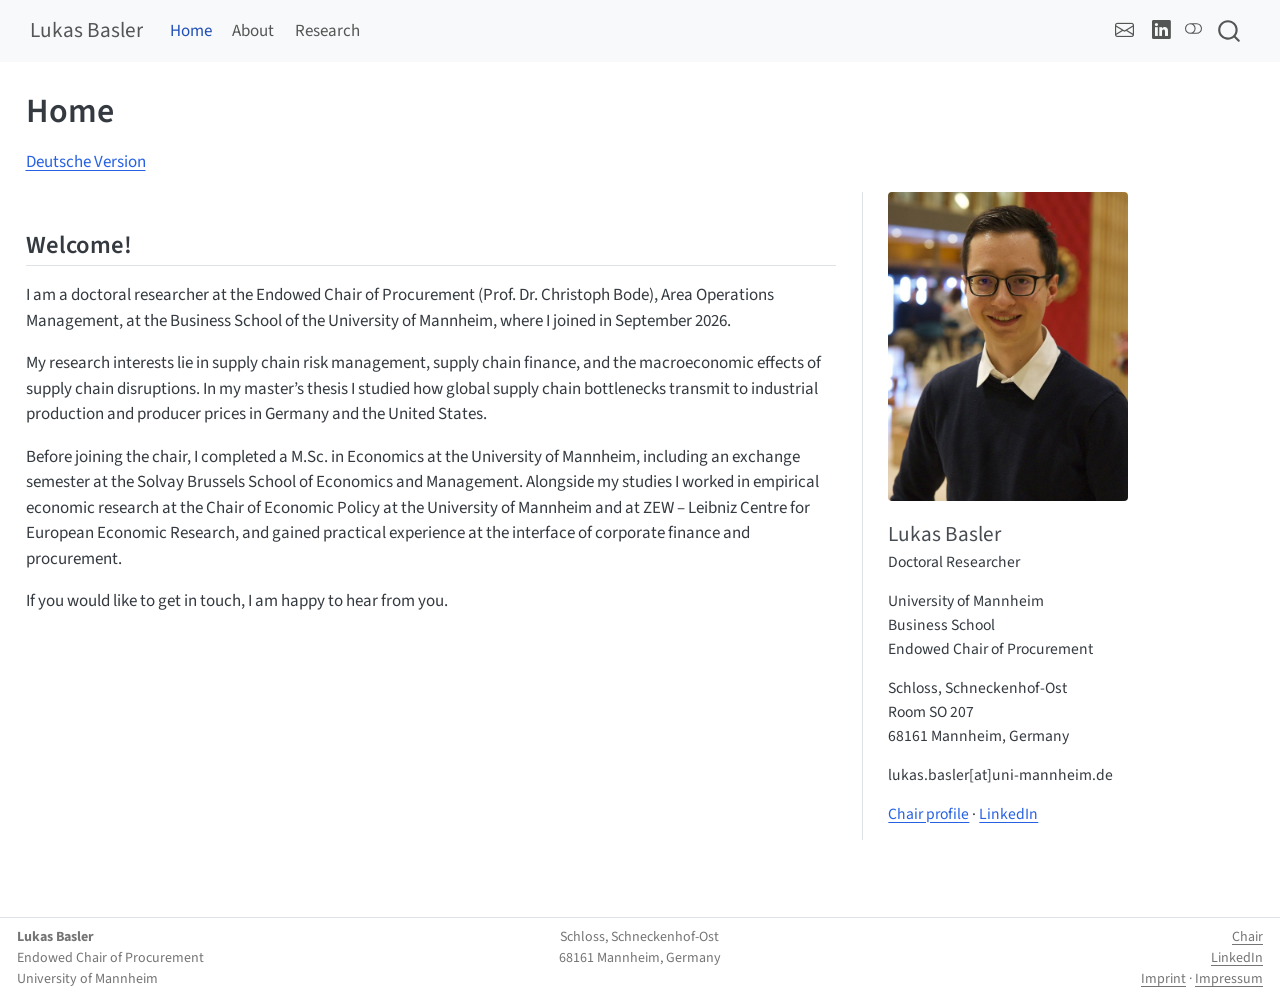
<file: index.html>
<!DOCTYPE html>
<html xmlns="http://www.w3.org/1999/xhtml" lang="en" xml:lang="en"><head>

<meta charset="utf-8">
<meta name="generator" content="quarto-1.10.18">

<meta name="viewport" content="width=device-width, initial-scale=1.0, user-scalable=yes">


<title>Home – Lukas Basler</title>
<style>
/* Default styles provided by pandoc.
** See https://pandoc.org/MANUAL.html#variables-for-html for config info.
*/
span.smallcaps{font-variant: small-caps;}
div.columns{display: flex; gap: 1.5em;}
div.column{flex: auto;}
@media screen {
div.columns{gap: min(4vw, 1.5em);}
div.column{overflow-x: auto;}
}
div.hanging-indent{margin-left: 1.5em; text-indent: -1.5em;}
ul.task-list{list-style: none;}
ul.task-list li input[type="checkbox"] {
  width: 0.8em;
  margin: 0 0.8em 0.2em -1em; /* quarto-specific, see https://github.com/quarto-dev/quarto-cli/issues/4556 */ 
  vertical-align: middle;
}
</style>


<script src="site_libs/quarto-nav/quarto-nav.js"></script>
<script src="site_libs/quarto-nav/headroom.min.js"></script>
<script src="site_libs/clipboard/clipboard.min.js"></script>
<script src="site_libs/quarto-search/autocomplete.umd.js"></script>
<script src="site_libs/quarto-search/fuse.min.js"></script>
<script src="site_libs/quarto-search/quarto-search.js"></script>
<meta name="quarto:offset" content="./">
<link href="./images/favicon.png" rel="icon" type="image/png">
<script src="site_libs/quarto-html/quarto.js" type="module"></script>
<script src="site_libs/quarto-html/tabsets/tabsets.js" type="module"></script>
<script src="site_libs/quarto-html/popper.min.js"></script>
<script src="site_libs/quarto-html/tippy.umd.min.js"></script>
<link href="site_libs/quarto-html/tippy.css" rel="stylesheet">
<link href="site_libs/quarto-html/quarto-syntax-highlighting-64a204ab8560d761af7679ceaba22944.css" rel="stylesheet" class="quarto-color-scheme" id="quarto-text-highlighting-styles">
<link href="site_libs/quarto-html/quarto-syntax-highlighting-dark-b85bc7c33db8c58e0ec93c3465666fed.css" rel="stylesheet" class="quarto-color-scheme quarto-color-alternate" id="quarto-text-highlighting-styles">
<link href="site_libs/quarto-html/quarto-syntax-highlighting-64a204ab8560d761af7679ceaba22944.css" rel="stylesheet" class="quarto-color-scheme-extra" id="quarto-text-highlighting-styles">
<script src="site_libs/bootstrap/bootstrap.min.js"></script>
<link href="site_libs/bootstrap/bootstrap-icons.css" rel="stylesheet">
<link href="site_libs/bootstrap/bootstrap-e89d3b980ffcc2bf369e9d9bfa556387.min.css" rel="stylesheet" append-hash="true" class="quarto-color-scheme" id="quarto-bootstrap" data-mode="light">
<link href="site_libs/bootstrap/bootstrap-dark-1c24a47d3c6db590eca2f4ee88fd7dce.min.css" rel="stylesheet" append-hash="true" class="quarto-color-scheme quarto-color-alternate" id="quarto-bootstrap" data-mode="dark">
<link href="site_libs/bootstrap/bootstrap-e89d3b980ffcc2bf369e9d9bfa556387.min.css" rel="stylesheet" append-hash="true" class="quarto-color-scheme-extra" id="quarto-bootstrap" data-mode="light">
<script id="quarto-search-options" type="application/json">{
  "location": "navbar",
  "copy-button": false,
  "collapse-after": 3,
  "panel-placement": "end",
  "type": "overlay",
  "limit": 50,
  "keyboard-shortcut": [
    "f",
    "/",
    "s"
  ],
  "show-item-context": false,
  "language": {
    "search-no-results-text": "No results",
    "search-matching-documents-text": "matching documents",
    "search-copy-link-title": "Copy link to search",
    "search-hide-matches-text": "Hide additional matches",
    "search-more-match-text": "more match in this document",
    "search-more-matches-text": "more matches in this document",
    "search-clear-button-title": "Clear",
    "search-text-placeholder": "",
    "search-detached-cancel-button-title": "Cancel",
    "search-submit-button-title": "Submit",
    "search-label": "Search"
  }
}</script>


<link rel="stylesheet" href="styles.css">
</head>

<body class="nav-fixed quarto-light"><script id="quarto-html-before-body" type="application/javascript">
    const toggleBodyColorMode = (bsSheetEl) => {
      const mode = bsSheetEl.getAttribute("data-mode");
      const bodyEl = window.document.querySelector("body");
      if (mode === "dark") {
        bodyEl.classList.add("quarto-dark");
        bodyEl.classList.remove("quarto-light");
      } else {
        bodyEl.classList.add("quarto-light");
        bodyEl.classList.remove("quarto-dark");
      }
    }
    const toggleBodyColorPrimary = () => {
      const bsSheetEl = window.document.querySelector("link#quarto-bootstrap:not([rel=disabled-stylesheet])");
      if (bsSheetEl) {
        toggleBodyColorMode(bsSheetEl);
      }
    }
    const setColorSchemeToggle = (alternate) => {
      const toggles = window.document.querySelectorAll('.quarto-color-scheme-toggle');
      for (let i=0; i < toggles.length; i++) {
        const toggle = toggles[i];
        if (toggle) {
          if (alternate) {
            toggle.classList.add("alternate");
          } else {
            toggle.classList.remove("alternate");
          }
        }
      }
    };
    const toggleColorMode = (alternate) => {
      // Switch the stylesheets
      const primaryStylesheets = window.document.querySelectorAll('link.quarto-color-scheme:not(.quarto-color-alternate)');
      const alternateStylesheets = window.document.querySelectorAll('link.quarto-color-scheme.quarto-color-alternate');
      manageTransitions('#quarto-margin-sidebar .nav-link', false);
      if (alternate) {
        // note: dark is layered on light, we don't disable primary!
        enableStylesheet(alternateStylesheets);
        for (const sheetNode of alternateStylesheets) {
          if (sheetNode.id === "quarto-bootstrap") {
            toggleBodyColorMode(sheetNode);
          }
        }
      } else {
        disableStylesheet(alternateStylesheets);
        enableStylesheet(primaryStylesheets)
        toggleBodyColorPrimary();
      }
      manageTransitions('#quarto-margin-sidebar .nav-link', true);
      // Switch the toggles
      setColorSchemeToggle(alternate)
      // Hack to workaround the fact that safari doesn't
      // properly recolor the scrollbar when toggling (#1455)
      if (navigator.userAgent.indexOf('Safari') > 0 && navigator.userAgent.indexOf('Chrome') == -1) {
        manageTransitions("body", false);
        window.scrollTo(0, 1);
        setTimeout(() => {
          window.scrollTo(0, 0);
          manageTransitions("body", true);
        }, 40);
      }
    }
    const disableStylesheet = (stylesheets) => {
      for (let i=0; i < stylesheets.length; i++) {
        const stylesheet = stylesheets[i];
        stylesheet.rel = 'disabled-stylesheet';
      }
    }
    const enableStylesheet = (stylesheets) => {
      for (let i=0; i < stylesheets.length; i++) {
        const stylesheet = stylesheets[i];
        if(stylesheet.rel !== 'stylesheet') { // for Chrome, which will still FOUC without this check
          stylesheet.rel = 'stylesheet';
        }
      }
    }
    const manageTransitions = (selector, allowTransitions) => {
      const els = window.document.querySelectorAll(selector);
      for (let i=0; i < els.length; i++) {
        const el = els[i];
        if (allowTransitions) {
          el.classList.remove('notransition');
        } else {
          el.classList.add('notransition');
        }
      }
    }
    const isFileUrl = () => {
      return window.location.protocol === 'file:';
    }
    const hasAlternateSentinel = () => {
      let styleSentinel = getColorSchemeSentinel();
      if (styleSentinel !== null) {
        return styleSentinel === "alternate";
      } else {
        return false;
      }
    }
    const setStyleSentinel = (alternate) => {
      const value = alternate ? "alternate" : "default";
      if (!isFileUrl()) {
        window.localStorage.setItem("quarto-color-scheme", value);
      } else {
        localAlternateSentinel = value;
      }
    }
    const getColorSchemeSentinel = () => {
      if (!isFileUrl()) {
        const storageValue = window.localStorage.getItem("quarto-color-scheme");
        return storageValue != null ? storageValue : localAlternateSentinel;
      } else {
        return localAlternateSentinel;
      }
    }
    const toggleGiscusIfUsed = (isAlternate, darkModeDefault) => {
      const baseTheme = document.querySelector('#giscus-base-theme')?.value ?? 'light';
      const alternateTheme = document.querySelector('#giscus-alt-theme')?.value ?? 'dark';
      let newTheme = '';
      if(authorPrefersDark) {
        newTheme = isAlternate ? baseTheme : alternateTheme;
      } else {
        newTheme = isAlternate ? alternateTheme : baseTheme;
      }
      const changeGiscusTheme = () => {
        // From: https://github.com/giscus/giscus/issues/336
        const sendMessage = (message) => {
          const iframe = document.querySelector('iframe.giscus-frame');
          if (!iframe) return;
          iframe.contentWindow.postMessage({ giscus: message }, 'https://giscus.app');
        }
        sendMessage({
          setConfig: {
            theme: newTheme
          }
        });
      }
      const isGiscussLoaded = window.document.querySelector('iframe.giscus-frame') !== null;
      if (isGiscussLoaded) {
        changeGiscusTheme();
      }
    };
    const authorPrefersDark = false;
    const darkModeDefault = authorPrefersDark;
      document.querySelector('link#quarto-text-highlighting-styles.quarto-color-scheme-extra').rel = 'disabled-stylesheet';
      document.querySelector('link#quarto-bootstrap.quarto-color-scheme-extra').rel = 'disabled-stylesheet';
    let localAlternateSentinel = darkModeDefault ? 'alternate' : 'default';
    // Dark / light mode switch
    window.quartoToggleColorScheme = () => {
      // Read the current dark / light value
      let toAlternate = !hasAlternateSentinel();
      toggleColorMode(toAlternate);
      setStyleSentinel(toAlternate);
      toggleGiscusIfUsed(toAlternate, darkModeDefault);
      window.dispatchEvent(new Event('resize'));
    };
    // Switch to dark mode if need be
    if (hasAlternateSentinel()) {
      toggleColorMode(true);
    } else {
      toggleColorMode(false);
    }
  </script>

<div id="quarto-search-results"></div>
  <header id="quarto-header" class="headroom fixed-top">
    <nav class="navbar navbar-expand-lg " data-bs-theme="dark">
      <div class="navbar-container container-fluid">
      <div class="navbar-brand-container mx-auto">
    <a class="navbar-brand" href="./index.html">
    <span class="navbar-title">Lukas Basler</span>
    </a>
  </div>
            <div id="quarto-search" class="" title="Search"></div>
          <button class="navbar-toggler" type="button" data-bs-toggle="collapse" data-bs-target="#navbarCollapse" aria-controls="navbarCollapse" role="menu" aria-expanded="false" aria-label="Toggle navigation" onclick="if (window.quartoToggleHeadroom) { window.quartoToggleHeadroom(); }">
  <span class="navbar-toggler-icon"></span>
</button>
          <div class="collapse navbar-collapse" id="navbarCollapse">
            <ul class="navbar-nav navbar-nav-scroll me-auto">
  <li class="nav-item">
    <a class="nav-link active" href="./index.html" aria-current="page"> 
<span class="menu-text">Home</span></a>
  </li>  
  <li class="nav-item">
    <a class="nav-link" href="./about.html"> 
<span class="menu-text">About</span></a>
  </li>  
  <li class="nav-item">
    <a class="nav-link" href="./research.html"> 
<span class="menu-text">Research</span></a>
  </li>  
</ul>
            <ul class="navbar-nav navbar-nav-scroll ms-auto">
  <li class="nav-item compact">
    <a class="nav-link" href="mailto:lukas.basler@uni-mannheim.de"> <i class="bi bi-envelope" role="img" aria-label="Email">
</i> 
<span class="menu-text"></span></a>
  </li>  
  <li class="nav-item compact">
    <a class="nav-link" href="https://www.linkedin.com/in/lukas-basler/"> <i class="bi bi-linkedin" role="img" aria-label="LinkedIn">
</i> 
<span class="menu-text"></span></a>
  </li>  
</ul>
          </div> <!-- /navcollapse -->
            <div class="quarto-navbar-tools">
  <a href="" class="quarto-color-scheme-toggle quarto-navigation-tool  px-1" onclick="window.quartoToggleColorScheme(); return false;" title="Toggle dark mode"><i class="bi"></i></a>
</div>
      </div> <!-- /container-fluid -->
    </nav>
</header>
<!-- content -->
<div id="quarto-content" class="quarto-container page-columns page-rows-contents page-layout-full page-navbar">
<!-- sidebar -->
<!-- margin-sidebar -->
    
<!-- main -->
<main class="content column-page" id="quarto-document-content">


<header id="title-block-header" class="quarto-title-block default">
<div class="quarto-title">
<h1 class="title">Home</h1>
</div>



<div class="quarto-title-meta column-page">

    
  
    
  </div>
  


</header>


<p><a href="./de/index.html">Deutsche Version</a></p>
<div class="grid">
<section id="welcome" class="level2 g-col-12 g-col-md-8">
<h2 data-anchor-id="welcome">Welcome!</h2>
<p>I am a doctoral researcher at the Endowed Chair of Procurement (Prof.&nbsp;Dr.&nbsp;Christoph Bode), Area Operations Management, at the Business School of the University of Mannheim, where I joined in September 2026.</p>
<p>My research interests lie in supply chain risk management, supply chain finance, and the macroeconomic effects of supply chain disruptions. In my master’s thesis I studied how global supply chain bottlenecks transmit to industrial production and producer prices in Germany and the United States.</p>
<p>Before joining the chair, I completed a M.Sc. in Economics at the University of Mannheim, including an exchange semester at the Solvay Brussels School of Economics and Management. Alongside my studies I worked in empirical economic research at the Chair of Economic Policy at the University of Mannheim and at ZEW – Leibniz Centre for European Economic Research, and gained practical experience at the interface of corporate finance and procurement.</p>
<p>If you would like to get in touch, I am happy to hear from you.</p>
</section>
<div class="g-col-12 g-col-md-4 contact-card">
<p><img src="images/profile.jpg" class="profile-pic img-fluid" alt="Lukas Basler"></p>
<section id="lukas-basler" class="level4 card-name">
<h4 class="card-name" data-anchor-id="lukas-basler">Lukas Basler</h4>
<p>Doctoral Researcher</p>
<p>University of Mannheim<br> Business School<br> Endowed Chair of Procurement</p>
<p>Schloss, Schneckenhof-Ost<br> Room SO 207<br> 68161 Mannheim, Germany</p>
<p>lukas.basler[at]uni-mannheim.de</p>
<p><a href="https://www.bwl.uni-mannheim.de/en/bode/team/">Chair profile</a> · <a href="https://www.linkedin.com/in/lukas-basler/">LinkedIn</a></p>
</section>
</div>
</div>



</main> <!-- /main -->
<script id="quarto-html-after-body" type="application/javascript">
  window.document.addEventListener("DOMContentLoaded", function (event) {
    // Ensure there is a toggle, if there isn't float one in the top right
    if (window.document.querySelector('.quarto-color-scheme-toggle') === null) {
      const a = window.document.createElement('a');
      a.classList.add('top-right');
      a.classList.add('quarto-color-scheme-toggle');
      a.href = "";
      a.onclick = function() { try { window.quartoToggleColorScheme(); } catch {} return false; };
      const i = window.document.createElement("i");
      i.classList.add('bi');
      a.appendChild(i);
      window.document.body.appendChild(a);
    }
    setColorSchemeToggle(hasAlternateSentinel())
    const isCodeAnnotation = (el) => {
      for (const clz of el.classList) {
        if (clz.startsWith('code-annotation-')) {                     
          return true;
        }
      }
      return false;
    }
    const onCopySuccess = function(e) {
      // button target
      const button = e.trigger;
      // don't keep focus
      button.blur();
      // flash "checked"
      button.classList.add('code-copy-button-checked');
      var currentTitle = button.getAttribute("title");
      button.setAttribute("title", "Copied!");
      let tooltip;
      if (window.bootstrap) {
        button.setAttribute("data-bs-toggle", "tooltip");
        button.setAttribute("data-bs-placement", "left");
        button.setAttribute("data-bs-title", "Copied!");
        tooltip = new bootstrap.Tooltip(button, 
          { trigger: "manual", 
            customClass: "code-copy-button-tooltip",
            offset: [0, -8]});
        tooltip.show();    
      }
      setTimeout(function() {
        if (tooltip) {
          tooltip.hide();
          button.removeAttribute("data-bs-title");
          button.removeAttribute("data-bs-toggle");
          button.removeAttribute("data-bs-placement");
        }
        button.setAttribute("title", currentTitle);
        button.classList.remove('code-copy-button-checked');
      }, 1000);
      // clear code selection
      e.clearSelection();
    }
    const getTextToCopy = function(trigger) {
      const outerScaffold = trigger.parentElement.cloneNode(true);
      const codeEl = outerScaffold.querySelector('code');
      for (const childEl of codeEl.children) {
        if (isCodeAnnotation(childEl)) {
          childEl.remove();
        }
      }
      return codeEl.innerText;
    }
    const clipboard = new window.ClipboardJS('.code-copy-button:not([data-in-quarto-modal])', {
      text: getTextToCopy
    });
    clipboard.on('success', onCopySuccess);
    if (window.document.getElementById('quarto-embedded-source-code-modal')) {
      const clipboardModal = new window.ClipboardJS('.code-copy-button[data-in-quarto-modal]', {
        text: getTextToCopy,
        container: window.document.getElementById('quarto-embedded-source-code-modal')
      });
      clipboardModal.on('success', onCopySuccess);
    }
      var localhostRegex = new RegExp(/^(?:http|https):\/\/localhost\:?[0-9]*\//);
      var mailtoRegex = new RegExp(/^mailto:/);
        var filterRegex = new RegExp("https:\/\/lukas-basler\.github\.io");
      var isInternal = (href) => {
          return filterRegex.test(href) || localhostRegex.test(href) || mailtoRegex.test(href);
      }
      // Inspect non-navigation links and adorn them if external
     var links = window.document.querySelectorAll('a[href]:not(.nav-link):not(.navbar-brand):not(.toc-action):not(.sidebar-link):not(.sidebar-item-toggle):not(.pagination-link):not(.no-external):not([aria-hidden]):not(.dropdown-item):not(.quarto-navigation-tool):not(.about-link)');
      for (var i=0; i<links.length; i++) {
        const link = links[i];
        if (!isInternal(link.href)) {
          // undo the damage that might have been done by quarto-nav.js in the case of
          // links that we want to consider external
          if (link.dataset.originalHref !== undefined) {
            link.href = link.dataset.originalHref;
          }
        }
      }
    function tippyHover(el, contentFn, onTriggerFn, onUntriggerFn) {
      const config = {
        allowHTML: true,
        maxWidth: 500,
        delay: 100,
        arrow: false,
        appendTo: function(el) {
            return el.parentElement;
        },
        interactive: true,
        interactiveBorder: 10,
        theme: 'quarto',
        placement: 'bottom-start',
      };
      if (contentFn) {
        config.content = contentFn;
      }
      if (onTriggerFn) {
        config.onTrigger = onTriggerFn;
      }
      if (onUntriggerFn) {
        config.onUntrigger = onUntriggerFn;
      }
      window.tippy(el, config); 
    }
    const noterefs = window.document.querySelectorAll('a[role="doc-noteref"]');
    for (var i=0; i<noterefs.length; i++) {
      const ref = noterefs[i];
      tippyHover(ref, function() {
        // use id or data attribute instead here
        let href = ref.getAttribute('data-footnote-href') || ref.getAttribute('href');
        try { href = new URL(href).hash; } catch {}
        const id = href.replace(/^#\/?/, "");
        const note = window.document.getElementById(id);
        if (note) {
          return note.innerHTML;
        } else {
          return "";
        }
      });
    }
    const xrefs = window.document.querySelectorAll('a.quarto-xref');
    const processXRef = (id, note) => {
      // Strip column container classes
      const stripColumnClz = (el) => {
        el.classList.remove("page-full", "page-columns");
        if (el.children) {
          for (const child of el.children) {
            stripColumnClz(child);
          }
        }
      }
      stripColumnClz(note)
      if (id === null || id.startsWith('sec-')) {
        // Special case sections, only their first couple elements
        const container = document.createElement("div");
        if (note.children && note.children.length > 2) {
          container.appendChild(note.children[0].cloneNode(true));
          for (let i = 1; i < note.children.length; i++) {
            const child = note.children[i];
            if (child.tagName === "P" && child.innerText === "") {
              continue;
            } else {
              container.appendChild(child.cloneNode(true));
              break;
            }
          }
          if (window.Quarto?.typesetMath) {
            window.Quarto.typesetMath(container);
          }
          return container.innerHTML
        } else {
          if (window.Quarto?.typesetMath) {
            window.Quarto.typesetMath(note);
          }
          return note.innerHTML;
        }
      } else {
        // Remove any anchor links if they are present
        const anchorLink = note.querySelector('a.anchorjs-link');
        if (anchorLink) {
          anchorLink.remove();
        }
        if (window.Quarto?.typesetMath) {
          window.Quarto.typesetMath(note);
        }
        if (note.classList.contains("callout")) {
          return note.outerHTML;
        } else {
          return note.innerHTML;
        }
      }
    }
    for (var i=0; i<xrefs.length; i++) {
      const xref = xrefs[i];
      tippyHover(xref, undefined, function(instance) {
        instance.disable();
        let url = xref.getAttribute('href');
        let hash = undefined; 
        if (url.startsWith('#')) {
          hash = url;
        } else {
          try { hash = new URL(url).hash; } catch {}
        }
        if (hash) {
          const id = hash.replace(/^#\/?/, "");
          const note = window.document.getElementById(id);
          if (note !== null) {
            try {
              const html = processXRef(id, note.cloneNode(true));
              instance.setContent(html);
            } finally {
              instance.enable();
              instance.show();
            }
          } else {
            // See if we can fetch this
            fetch(url.split('#')[0])
            .then(res => res.text())
            .then(html => {
              const parser = new DOMParser();
              const htmlDoc = parser.parseFromString(html, "text/html");
              const note = htmlDoc.getElementById(id);
              if (note !== null) {
                const html = processXRef(id, note);
                instance.setContent(html);
              } 
            }).finally(() => {
              instance.enable();
              instance.show();
            });
          }
        } else {
          // See if we can fetch a full url (with no hash to target)
          // This is a special case and we should probably do some content thinning / targeting
          fetch(url)
          .then(res => res.text())
          .then(html => {
            const parser = new DOMParser();
            const htmlDoc = parser.parseFromString(html, "text/html");
            const note = htmlDoc.querySelector('main.content');
            if (note !== null) {
              // This should only happen for chapter cross references
              // (since there is no id in the URL)
              // remove the first header
              if (note.children.length > 0 && note.children[0].tagName === "HEADER") {
                note.children[0].remove();
              }
              const html = processXRef(null, note);
              instance.setContent(html);
            } 
          }).finally(() => {
            instance.enable();
            instance.show();
          });
        }
      }, function(instance) {
      });
    }
        let selectedAnnoteEl;
        const selectorForAnnotation = ( cell, annotation) => {
          let cellAttr = 'data-code-cell="' + cell + '"';
          let lineAttr = 'data-code-annotation="' +  annotation + '"';
          const selector = 'span[' + cellAttr + '][' + lineAttr + ']';
          return selector;
        }
        const selectCodeLines = (annoteEl) => {
          const doc = window.document;
          const targetCell = annoteEl.getAttribute("data-target-cell");
          const targetAnnotation = annoteEl.getAttribute("data-target-annotation");
          const annoteSpan = window.document.querySelector(selectorForAnnotation(targetCell, targetAnnotation));
          const lines = annoteSpan.getAttribute("data-code-lines").split(",");
          const lineIds = lines.map((line) => {
            return targetCell + "-" + line;
          })
          let top = null;
          let height = null;
          let parent = null;
          if (lineIds.length > 0) {
              //compute the position of the single el (top and bottom and make a div)
              const el = window.document.getElementById(lineIds[0]);
              top = el.offsetTop;
              height = el.offsetHeight;
              parent = el.parentElement.parentElement;
            if (lineIds.length > 1) {
              const lastEl = window.document.getElementById(lineIds[lineIds.length - 1]);
              const bottom = lastEl.offsetTop + lastEl.offsetHeight;
              height = bottom - top;
            }
            if (top !== null && height !== null && parent !== null) {
              // cook up a div (if necessary) and position it 
              let div = window.document.getElementById("code-annotation-line-highlight");
              if (div === null) {
                div = window.document.createElement("div");
                div.setAttribute("id", "code-annotation-line-highlight");
                div.style.position = 'absolute';
                parent.appendChild(div);
              }
              div.style.top = top - 2 + "px";
              div.style.height = height + 4 + "px";
              div.style.left = 0;
              let gutterDiv = window.document.getElementById("code-annotation-line-highlight-gutter");
              if (gutterDiv === null) {
                gutterDiv = window.document.createElement("div");
                gutterDiv.setAttribute("id", "code-annotation-line-highlight-gutter");
                gutterDiv.style.position = 'absolute';
                const codeCell = window.document.getElementById(targetCell);
                const gutter = codeCell.querySelector('.code-annotation-gutter');
                gutter.appendChild(gutterDiv);
              }
              gutterDiv.style.top = top - 2 + "px";
              gutterDiv.style.height = height + 4 + "px";
            }
            selectedAnnoteEl = annoteEl;
          }
        };
        const unselectCodeLines = () => {
          const elementsIds = ["code-annotation-line-highlight", "code-annotation-line-highlight-gutter"];
          elementsIds.forEach((elId) => {
            const div = window.document.getElementById(elId);
            if (div) {
              div.remove();
            }
          });
          selectedAnnoteEl = undefined;
        };
          // Handle positioning of the toggle
      window.addEventListener(
        "resize",
        throttle(() => {
          elRect = undefined;
          if (selectedAnnoteEl) {
            selectCodeLines(selectedAnnoteEl);
          }
        }, 10)
      );
      function throttle(fn, ms) {
      let throttle = false;
      let timer;
        return (...args) => {
          if(!throttle) { // first call gets through
              fn.apply(this, args);
              throttle = true;
          } else { // all the others get throttled
              if(timer) clearTimeout(timer); // cancel #2
              timer = setTimeout(() => {
                fn.apply(this, args);
                timer = throttle = false;
              }, ms);
          }
        };
      }
        // Attach click handler to the DT
        const annoteDls = window.document.querySelectorAll('dt[data-target-cell]');
        for (const annoteDlNode of annoteDls) {
          annoteDlNode.addEventListener('click', (event) => {
            const clickedEl = event.target;
            if (clickedEl !== selectedAnnoteEl) {
              unselectCodeLines();
              const activeEl = window.document.querySelector('dt[data-target-cell].code-annotation-active');
              if (activeEl) {
                activeEl.classList.remove('code-annotation-active');
              }
              selectCodeLines(clickedEl);
              clickedEl.classList.add('code-annotation-active');
            } else {
              // Unselect the line
              unselectCodeLines();
              clickedEl.classList.remove('code-annotation-active');
            }
          });
        }
    const findCites = (el) => {
      const parentEl = el.parentElement;
      if (parentEl) {
        const cites = parentEl.dataset.cites;
        if (cites) {
          return {
            el,
            cites: cites.split(' ')
          };
        } else {
          return findCites(el.parentElement)
        }
      } else {
        return undefined;
      }
    };
    var bibliorefs = window.document.querySelectorAll('a[role="doc-biblioref"]');
    for (var i=0; i<bibliorefs.length; i++) {
      const ref = bibliorefs[i];
      const citeInfo = findCites(ref);
      if (citeInfo) {
        tippyHover(citeInfo.el, function() {
          var popup = window.document.createElement('div');
          citeInfo.cites.forEach(function(cite) {
            var citeDiv = window.document.createElement('div');
            citeDiv.classList.add('hanging-indent');
            citeDiv.classList.add('csl-entry');
            var biblioDiv = window.document.getElementById('ref-' + cite);
            if (biblioDiv) {
              citeDiv.innerHTML = biblioDiv.innerHTML;
            }
            popup.appendChild(citeDiv);
          });
          return popup.innerHTML;
        });
      }
    }
  });
  </script>
</div> <!-- /content -->
<footer class="footer">
  <div class="nav-footer">
    <div class="nav-footer-left">
<p><strong>Lukas Basler</strong><br> Endowed Chair of Procurement<br> University of Mannheim</p>
</div>   
    <div class="nav-footer-center">
<p>Schloss, Schneckenhof-Ost<br> 68161 Mannheim, Germany</p>
</div>
    <div class="nav-footer-right">
<p><a href="https://www.bwl.uni-mannheim.de/en/bode/">Chair</a><br> <a href="https://www.linkedin.com/in/lukas-basler/">LinkedIn</a><br> <a href="./imprint.html">Imprint</a> · <a href="./de/imprint.html">Impressum</a></p>
</div>
  </div>
</footer>




</body></html>
</file>
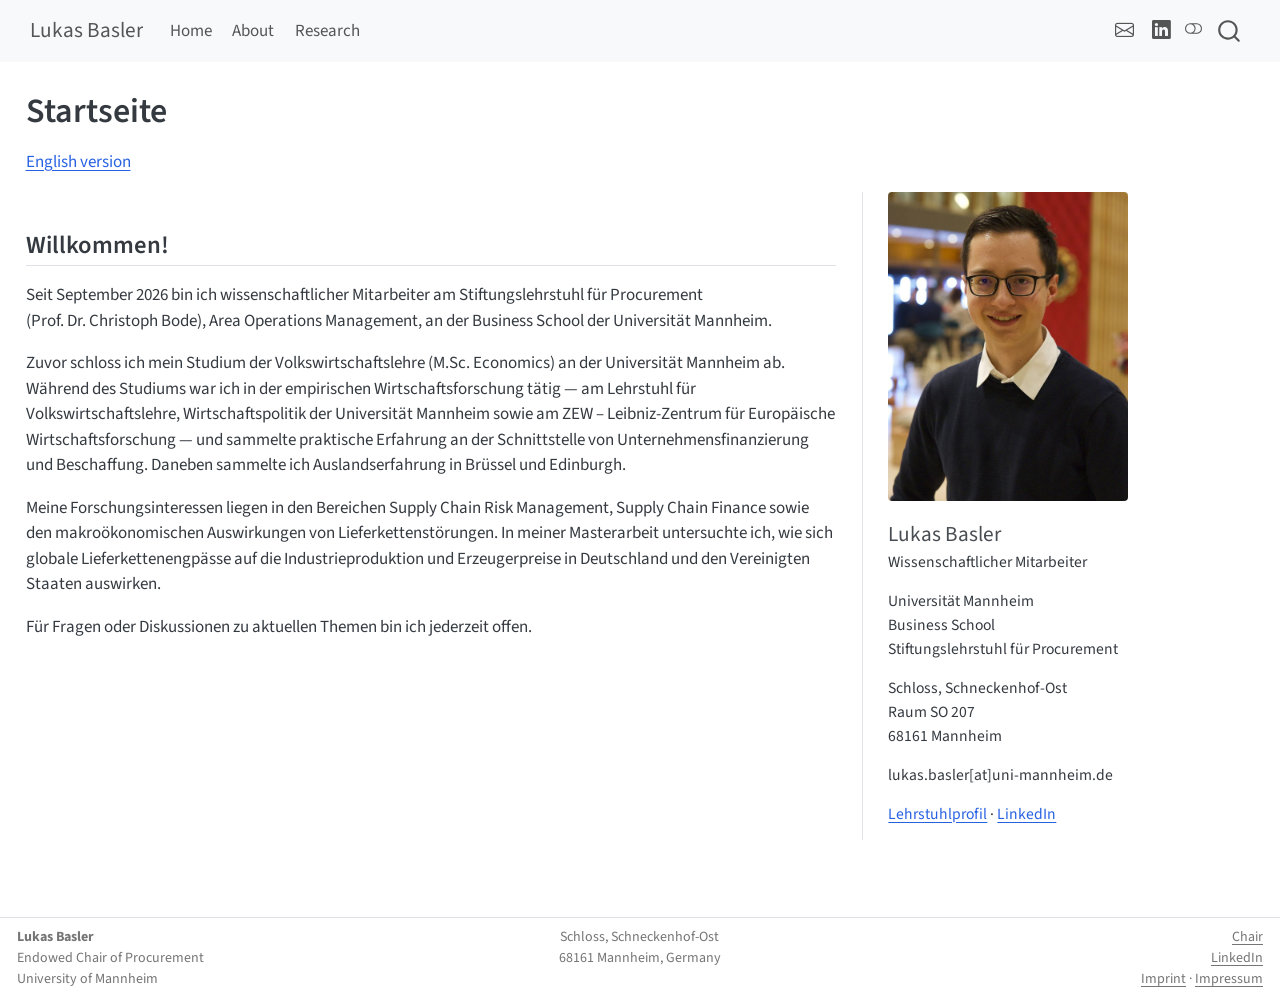
<file: de/index.html>
<!DOCTYPE html>
<html xmlns="http://www.w3.org/1999/xhtml" lang="de" xml:lang="de"><head>

<meta charset="utf-8">
<meta name="generator" content="quarto-1.10.18">

<meta name="viewport" content="width=device-width, initial-scale=1.0, user-scalable=yes">


<title>Startseite – Lukas Basler</title>
<style>
/* Default styles provided by pandoc.
** See https://pandoc.org/MANUAL.html#variables-for-html for config info.
*/
span.smallcaps{font-variant: small-caps;}
div.columns{display: flex; gap: 1.5em;}
div.column{flex: auto;}
@media screen {
div.columns{gap: min(4vw, 1.5em);}
div.column{overflow-x: auto;}
}
div.hanging-indent{margin-left: 1.5em; text-indent: -1.5em;}
ul.task-list{list-style: none;}
ul.task-list li input[type="checkbox"] {
  width: 0.8em;
  margin: 0 0.8em 0.2em -1em; /* quarto-specific, see https://github.com/quarto-dev/quarto-cli/issues/4556 */ 
  vertical-align: middle;
}
</style>


<script src="../site_libs/quarto-nav/quarto-nav.js"></script>
<script src="../site_libs/quarto-nav/headroom.min.js"></script>
<script src="../site_libs/clipboard/clipboard.min.js"></script>
<script src="../site_libs/quarto-search/autocomplete.umd.js"></script>
<script src="../site_libs/quarto-search/fuse.min.js"></script>
<script src="../site_libs/quarto-search/quarto-search.js"></script>
<meta name="quarto:offset" content="../">
<link href="../images/favicon.png" rel="icon" type="image/png">
<script src="../site_libs/quarto-html/quarto.js" type="module"></script>
<script src="../site_libs/quarto-html/tabsets/tabsets.js" type="module"></script>
<script src="../site_libs/quarto-html/popper.min.js"></script>
<script src="../site_libs/quarto-html/tippy.umd.min.js"></script>
<link href="../site_libs/quarto-html/tippy.css" rel="stylesheet">
<link href="../site_libs/quarto-html/quarto-syntax-highlighting-64a204ab8560d761af7679ceaba22944.css" rel="stylesheet" class="quarto-color-scheme" id="quarto-text-highlighting-styles">
<link href="../site_libs/quarto-html/quarto-syntax-highlighting-dark-b85bc7c33db8c58e0ec93c3465666fed.css" rel="stylesheet" class="quarto-color-scheme quarto-color-alternate" id="quarto-text-highlighting-styles">
<link href="../site_libs/quarto-html/quarto-syntax-highlighting-64a204ab8560d761af7679ceaba22944.css" rel="stylesheet" class="quarto-color-scheme-extra" id="quarto-text-highlighting-styles">
<script src="../site_libs/bootstrap/bootstrap.min.js"></script>
<link href="../site_libs/bootstrap/bootstrap-icons.css" rel="stylesheet">
<link href="../site_libs/bootstrap/bootstrap-e89d3b980ffcc2bf369e9d9bfa556387.min.css" rel="stylesheet" append-hash="true" class="quarto-color-scheme" id="quarto-bootstrap" data-mode="light">
<link href="../site_libs/bootstrap/bootstrap-dark-1c24a47d3c6db590eca2f4ee88fd7dce.min.css" rel="stylesheet" append-hash="true" class="quarto-color-scheme quarto-color-alternate" id="quarto-bootstrap" data-mode="dark">
<link href="../site_libs/bootstrap/bootstrap-e89d3b980ffcc2bf369e9d9bfa556387.min.css" rel="stylesheet" append-hash="true" class="quarto-color-scheme-extra" id="quarto-bootstrap" data-mode="light">
<script id="quarto-search-options" type="application/json">{
  "location": "navbar",
  "copy-button": false,
  "collapse-after": 3,
  "panel-placement": "end",
  "type": "overlay",
  "limit": 50,
  "keyboard-shortcut": [
    "f",
    "/",
    "s"
  ],
  "show-item-context": false,
  "language": {
    "search-no-results-text": "Keine Treffer",
    "search-matching-documents-text": "Treffer",
    "search-copy-link-title": "Link in die Suche kopieren",
    "search-hide-matches-text": "Zusätzliche Treffer verbergen",
    "search-more-match-text": "weitere Treffer in diesem Dokument",
    "search-more-matches-text": "weitere Treffer in diesem Dokument",
    "search-clear-button-title": "Zurücksetzen",
    "search-text-placeholder": "",
    "search-detached-cancel-button-title": "Abbrechen",
    "search-submit-button-title": "Abschicken",
    "search-label": "Suchen"
  }
}</script>


<link rel="stylesheet" href="../styles.css">
</head>

<body class="nav-fixed quarto-light"><script id="quarto-html-before-body" type="application/javascript">
    const toggleBodyColorMode = (bsSheetEl) => {
      const mode = bsSheetEl.getAttribute("data-mode");
      const bodyEl = window.document.querySelector("body");
      if (mode === "dark") {
        bodyEl.classList.add("quarto-dark");
        bodyEl.classList.remove("quarto-light");
      } else {
        bodyEl.classList.add("quarto-light");
        bodyEl.classList.remove("quarto-dark");
      }
    }
    const toggleBodyColorPrimary = () => {
      const bsSheetEl = window.document.querySelector("link#quarto-bootstrap:not([rel=disabled-stylesheet])");
      if (bsSheetEl) {
        toggleBodyColorMode(bsSheetEl);
      }
    }
    const setColorSchemeToggle = (alternate) => {
      const toggles = window.document.querySelectorAll('.quarto-color-scheme-toggle');
      for (let i=0; i < toggles.length; i++) {
        const toggle = toggles[i];
        if (toggle) {
          if (alternate) {
            toggle.classList.add("alternate");
          } else {
            toggle.classList.remove("alternate");
          }
        }
      }
    };
    const toggleColorMode = (alternate) => {
      // Switch the stylesheets
      const primaryStylesheets = window.document.querySelectorAll('link.quarto-color-scheme:not(.quarto-color-alternate)');
      const alternateStylesheets = window.document.querySelectorAll('link.quarto-color-scheme.quarto-color-alternate');
      manageTransitions('#quarto-margin-sidebar .nav-link', false);
      if (alternate) {
        // note: dark is layered on light, we don't disable primary!
        enableStylesheet(alternateStylesheets);
        for (const sheetNode of alternateStylesheets) {
          if (sheetNode.id === "quarto-bootstrap") {
            toggleBodyColorMode(sheetNode);
          }
        }
      } else {
        disableStylesheet(alternateStylesheets);
        enableStylesheet(primaryStylesheets)
        toggleBodyColorPrimary();
      }
      manageTransitions('#quarto-margin-sidebar .nav-link', true);
      // Switch the toggles
      setColorSchemeToggle(alternate)
      // Hack to workaround the fact that safari doesn't
      // properly recolor the scrollbar when toggling (#1455)
      if (navigator.userAgent.indexOf('Safari') > 0 && navigator.userAgent.indexOf('Chrome') == -1) {
        manageTransitions("body", false);
        window.scrollTo(0, 1);
        setTimeout(() => {
          window.scrollTo(0, 0);
          manageTransitions("body", true);
        }, 40);
      }
    }
    const disableStylesheet = (stylesheets) => {
      for (let i=0; i < stylesheets.length; i++) {
        const stylesheet = stylesheets[i];
        stylesheet.rel = 'disabled-stylesheet';
      }
    }
    const enableStylesheet = (stylesheets) => {
      for (let i=0; i < stylesheets.length; i++) {
        const stylesheet = stylesheets[i];
        if(stylesheet.rel !== 'stylesheet') { // for Chrome, which will still FOUC without this check
          stylesheet.rel = 'stylesheet';
        }
      }
    }
    const manageTransitions = (selector, allowTransitions) => {
      const els = window.document.querySelectorAll(selector);
      for (let i=0; i < els.length; i++) {
        const el = els[i];
        if (allowTransitions) {
          el.classList.remove('notransition');
        } else {
          el.classList.add('notransition');
        }
      }
    }
    const isFileUrl = () => {
      return window.location.protocol === 'file:';
    }
    const hasAlternateSentinel = () => {
      let styleSentinel = getColorSchemeSentinel();
      if (styleSentinel !== null) {
        return styleSentinel === "alternate";
      } else {
        return false;
      }
    }
    const setStyleSentinel = (alternate) => {
      const value = alternate ? "alternate" : "default";
      if (!isFileUrl()) {
        window.localStorage.setItem("quarto-color-scheme", value);
      } else {
        localAlternateSentinel = value;
      }
    }
    const getColorSchemeSentinel = () => {
      if (!isFileUrl()) {
        const storageValue = window.localStorage.getItem("quarto-color-scheme");
        return storageValue != null ? storageValue : localAlternateSentinel;
      } else {
        return localAlternateSentinel;
      }
    }
    const toggleGiscusIfUsed = (isAlternate, darkModeDefault) => {
      const baseTheme = document.querySelector('#giscus-base-theme')?.value ?? 'light';
      const alternateTheme = document.querySelector('#giscus-alt-theme')?.value ?? 'dark';
      let newTheme = '';
      if(authorPrefersDark) {
        newTheme = isAlternate ? baseTheme : alternateTheme;
      } else {
        newTheme = isAlternate ? alternateTheme : baseTheme;
      }
      const changeGiscusTheme = () => {
        // From: https://github.com/giscus/giscus/issues/336
        const sendMessage = (message) => {
          const iframe = document.querySelector('iframe.giscus-frame');
          if (!iframe) return;
          iframe.contentWindow.postMessage({ giscus: message }, 'https://giscus.app');
        }
        sendMessage({
          setConfig: {
            theme: newTheme
          }
        });
      }
      const isGiscussLoaded = window.document.querySelector('iframe.giscus-frame') !== null;
      if (isGiscussLoaded) {
        changeGiscusTheme();
      }
    };
    const authorPrefersDark = false;
    const darkModeDefault = authorPrefersDark;
      document.querySelector('link#quarto-text-highlighting-styles.quarto-color-scheme-extra').rel = 'disabled-stylesheet';
      document.querySelector('link#quarto-bootstrap.quarto-color-scheme-extra').rel = 'disabled-stylesheet';
    let localAlternateSentinel = darkModeDefault ? 'alternate' : 'default';
    // Dark / light mode switch
    window.quartoToggleColorScheme = () => {
      // Read the current dark / light value
      let toAlternate = !hasAlternateSentinel();
      toggleColorMode(toAlternate);
      setStyleSentinel(toAlternate);
      toggleGiscusIfUsed(toAlternate, darkModeDefault);
      window.dispatchEvent(new Event('resize'));
    };
    // Switch to dark mode if need be
    if (hasAlternateSentinel()) {
      toggleColorMode(true);
    } else {
      toggleColorMode(false);
    }
  </script>

<div id="quarto-search-results"></div>
  <header id="quarto-header" class="headroom fixed-top">
    <nav class="navbar navbar-expand-lg " data-bs-theme="dark">
      <div class="navbar-container container-fluid">
      <div class="navbar-brand-container mx-auto">
    <a class="navbar-brand" href="../index.html">
    <span class="navbar-title">Lukas Basler</span>
    </a>
  </div>
            <div id="quarto-search" class="" title="Suchen"></div>
          <button class="navbar-toggler" type="button" data-bs-toggle="collapse" data-bs-target="#navbarCollapse" aria-controls="navbarCollapse" role="menu" aria-expanded="false" aria-label="Navigation umschalten" onclick="if (window.quartoToggleHeadroom) { window.quartoToggleHeadroom(); }">
  <span class="navbar-toggler-icon"></span>
</button>
          <div class="collapse navbar-collapse" id="navbarCollapse">
            <ul class="navbar-nav navbar-nav-scroll me-auto">
  <li class="nav-item">
    <a class="nav-link" href="../index.html"> 
<span class="menu-text">Home</span></a>
  </li>  
  <li class="nav-item">
    <a class="nav-link" href="../about.html"> 
<span class="menu-text">About</span></a>
  </li>  
  <li class="nav-item">
    <a class="nav-link" href="../research.html"> 
<span class="menu-text">Research</span></a>
  </li>  
</ul>
            <ul class="navbar-nav navbar-nav-scroll ms-auto">
  <li class="nav-item compact">
    <a class="nav-link" href="mailto:lukas.basler@uni-mannheim.de"> <i class="bi bi-envelope" role="img" aria-label="Email">
</i> 
<span class="menu-text"></span></a>
  </li>  
  <li class="nav-item compact">
    <a class="nav-link" href="https://www.linkedin.com/in/lukas-basler/"> <i class="bi bi-linkedin" role="img" aria-label="LinkedIn">
</i> 
<span class="menu-text"></span></a>
  </li>  
</ul>
          </div> <!-- /navcollapse -->
            <div class="quarto-navbar-tools">
  <a href="" class="quarto-color-scheme-toggle quarto-navigation-tool  px-1" onclick="window.quartoToggleColorScheme(); return false;" title="Dunkelmodus umschalten"><i class="bi"></i></a>
</div>
      </div> <!-- /container-fluid -->
    </nav>
</header>
<!-- content -->
<div id="quarto-content" class="quarto-container page-columns page-rows-contents page-layout-full page-navbar">
<!-- sidebar -->
<!-- margin-sidebar -->
    
<!-- main -->
<main class="content column-page" id="quarto-document-content">


<header id="title-block-header" class="quarto-title-block default">
<div class="quarto-title">
<h1 class="title">Startseite</h1>
</div>



<div class="quarto-title-meta column-page">

    
  
    
  </div>
  


</header>


<p><a href="../index.html">English version</a></p>
<div class="grid">
<section id="willkommen" class="level2 g-col-12 g-col-md-8">
<h2 data-anchor-id="willkommen">Willkommen!</h2>
<p>Seit September 2026 bin ich wissenschaftlicher Mitarbeiter am Stiftungslehrstuhl für Procurement (Prof.&nbsp;Dr.&nbsp;Christoph Bode), Area Operations Management, an der Business School der Universität Mannheim.</p>
<p>Zuvor schloss ich mein Studium der Volkswirtschaftslehre (M.Sc. Economics) an der Universität Mannheim ab. Während des Studiums war ich in der empirischen Wirtschaftsforschung tätig — am Lehrstuhl für Volkswirtschaftslehre, Wirtschaftspolitik der Universität Mannheim sowie am ZEW – Leibniz-Zentrum für Europäische Wirtschaftsforschung — und sammelte praktische Erfahrung an der Schnittstelle von Unternehmensfinanzierung und Beschaffung. Daneben sammelte ich Auslandserfahrung in Brüssel und Edinburgh.</p>
<p>Meine Forschungsinteressen liegen in den Bereichen Supply Chain Risk Management, Supply Chain Finance sowie den makroökonomischen Auswirkungen von Lieferkettenstörungen. In meiner Masterarbeit untersuchte ich, wie sich globale Lieferkettenengpässe auf die Industrieproduktion und Erzeugerpreise in Deutschland und den Vereinigten Staaten auswirken.</p>
<p>Für Fragen oder Diskussionen zu aktuellen Themen bin ich jederzeit offen.</p>
</section>
<div class="g-col-12 g-col-md-4 contact-card">
<p><img src="../images/profile.jpg" class="profile-pic img-fluid" alt="Lukas Basler"></p>
<section id="lukas-basler" class="level4 card-name">
<h4 class="card-name" data-anchor-id="lukas-basler">Lukas Basler</h4>
<p>Wissenschaftlicher Mitarbeiter</p>
<p>Universität Mannheim<br> Business School<br> Stiftungslehrstuhl für Procurement</p>
<p>Schloss, Schneckenhof-Ost<br> Raum SO 207<br> 68161 Mannheim</p>
<p>lukas.basler[at]uni-mannheim.de</p>
<p><a href="https://www.bwl.uni-mannheim.de/en/bode/team/">Lehrstuhlprofil</a> · <a href="https://www.linkedin.com/in/lukas-basler/">LinkedIn</a></p>
</section>
</div>
</div>



</main> <!-- /main -->
<script id="quarto-html-after-body" type="application/javascript">
  window.document.addEventListener("DOMContentLoaded", function (event) {
    // Ensure there is a toggle, if there isn't float one in the top right
    if (window.document.querySelector('.quarto-color-scheme-toggle') === null) {
      const a = window.document.createElement('a');
      a.classList.add('top-right');
      a.classList.add('quarto-color-scheme-toggle');
      a.href = "";
      a.onclick = function() { try { window.quartoToggleColorScheme(); } catch {} return false; };
      const i = window.document.createElement("i");
      i.classList.add('bi');
      a.appendChild(i);
      window.document.body.appendChild(a);
    }
    setColorSchemeToggle(hasAlternateSentinel())
    const isCodeAnnotation = (el) => {
      for (const clz of el.classList) {
        if (clz.startsWith('code-annotation-')) {                     
          return true;
        }
      }
      return false;
    }
    const onCopySuccess = function(e) {
      // button target
      const button = e.trigger;
      // don't keep focus
      button.blur();
      // flash "checked"
      button.classList.add('code-copy-button-checked');
      var currentTitle = button.getAttribute("title");
      button.setAttribute("title", "Kopiert");
      let tooltip;
      if (window.bootstrap) {
        button.setAttribute("data-bs-toggle", "tooltip");
        button.setAttribute("data-bs-placement", "left");
        button.setAttribute("data-bs-title", "Kopiert");
        tooltip = new bootstrap.Tooltip(button, 
          { trigger: "manual", 
            customClass: "code-copy-button-tooltip",
            offset: [0, -8]});
        tooltip.show();    
      }
      setTimeout(function() {
        if (tooltip) {
          tooltip.hide();
          button.removeAttribute("data-bs-title");
          button.removeAttribute("data-bs-toggle");
          button.removeAttribute("data-bs-placement");
        }
        button.setAttribute("title", currentTitle);
        button.classList.remove('code-copy-button-checked');
      }, 1000);
      // clear code selection
      e.clearSelection();
    }
    const getTextToCopy = function(trigger) {
      const outerScaffold = trigger.parentElement.cloneNode(true);
      const codeEl = outerScaffold.querySelector('code');
      for (const childEl of codeEl.children) {
        if (isCodeAnnotation(childEl)) {
          childEl.remove();
        }
      }
      return codeEl.innerText;
    }
    const clipboard = new window.ClipboardJS('.code-copy-button:not([data-in-quarto-modal])', {
      text: getTextToCopy
    });
    clipboard.on('success', onCopySuccess);
    if (window.document.getElementById('quarto-embedded-source-code-modal')) {
      const clipboardModal = new window.ClipboardJS('.code-copy-button[data-in-quarto-modal]', {
        text: getTextToCopy,
        container: window.document.getElementById('quarto-embedded-source-code-modal')
      });
      clipboardModal.on('success', onCopySuccess);
    }
      var localhostRegex = new RegExp(/^(?:http|https):\/\/localhost\:?[0-9]*\//);
      var mailtoRegex = new RegExp(/^mailto:/);
        var filterRegex = new RegExp("https:\/\/lukas-basler\.github\.io");
      var isInternal = (href) => {
          return filterRegex.test(href) || localhostRegex.test(href) || mailtoRegex.test(href);
      }
      // Inspect non-navigation links and adorn them if external
     var links = window.document.querySelectorAll('a[href]:not(.nav-link):not(.navbar-brand):not(.toc-action):not(.sidebar-link):not(.sidebar-item-toggle):not(.pagination-link):not(.no-external):not([aria-hidden]):not(.dropdown-item):not(.quarto-navigation-tool):not(.about-link)');
      for (var i=0; i<links.length; i++) {
        const link = links[i];
        if (!isInternal(link.href)) {
          // undo the damage that might have been done by quarto-nav.js in the case of
          // links that we want to consider external
          if (link.dataset.originalHref !== undefined) {
            link.href = link.dataset.originalHref;
          }
        }
      }
    function tippyHover(el, contentFn, onTriggerFn, onUntriggerFn) {
      const config = {
        allowHTML: true,
        maxWidth: 500,
        delay: 100,
        arrow: false,
        appendTo: function(el) {
            return el.parentElement;
        },
        interactive: true,
        interactiveBorder: 10,
        theme: 'quarto',
        placement: 'bottom-start',
      };
      if (contentFn) {
        config.content = contentFn;
      }
      if (onTriggerFn) {
        config.onTrigger = onTriggerFn;
      }
      if (onUntriggerFn) {
        config.onUntrigger = onUntriggerFn;
      }
      window.tippy(el, config); 
    }
    const noterefs = window.document.querySelectorAll('a[role="doc-noteref"]');
    for (var i=0; i<noterefs.length; i++) {
      const ref = noterefs[i];
      tippyHover(ref, function() {
        // use id or data attribute instead here
        let href = ref.getAttribute('data-footnote-href') || ref.getAttribute('href');
        try { href = new URL(href).hash; } catch {}
        const id = href.replace(/^#\/?/, "");
        const note = window.document.getElementById(id);
        if (note) {
          return note.innerHTML;
        } else {
          return "";
        }
      });
    }
    const xrefs = window.document.querySelectorAll('a.quarto-xref');
    const processXRef = (id, note) => {
      // Strip column container classes
      const stripColumnClz = (el) => {
        el.classList.remove("page-full", "page-columns");
        if (el.children) {
          for (const child of el.children) {
            stripColumnClz(child);
          }
        }
      }
      stripColumnClz(note)
      if (id === null || id.startsWith('sec-')) {
        // Special case sections, only their first couple elements
        const container = document.createElement("div");
        if (note.children && note.children.length > 2) {
          container.appendChild(note.children[0].cloneNode(true));
          for (let i = 1; i < note.children.length; i++) {
            const child = note.children[i];
            if (child.tagName === "P" && child.innerText === "") {
              continue;
            } else {
              container.appendChild(child.cloneNode(true));
              break;
            }
          }
          if (window.Quarto?.typesetMath) {
            window.Quarto.typesetMath(container);
          }
          return container.innerHTML
        } else {
          if (window.Quarto?.typesetMath) {
            window.Quarto.typesetMath(note);
          }
          return note.innerHTML;
        }
      } else {
        // Remove any anchor links if they are present
        const anchorLink = note.querySelector('a.anchorjs-link');
        if (anchorLink) {
          anchorLink.remove();
        }
        if (window.Quarto?.typesetMath) {
          window.Quarto.typesetMath(note);
        }
        if (note.classList.contains("callout")) {
          return note.outerHTML;
        } else {
          return note.innerHTML;
        }
      }
    }
    for (var i=0; i<xrefs.length; i++) {
      const xref = xrefs[i];
      tippyHover(xref, undefined, function(instance) {
        instance.disable();
        let url = xref.getAttribute('href');
        let hash = undefined; 
        if (url.startsWith('#')) {
          hash = url;
        } else {
          try { hash = new URL(url).hash; } catch {}
        }
        if (hash) {
          const id = hash.replace(/^#\/?/, "");
          const note = window.document.getElementById(id);
          if (note !== null) {
            try {
              const html = processXRef(id, note.cloneNode(true));
              instance.setContent(html);
            } finally {
              instance.enable();
              instance.show();
            }
          } else {
            // See if we can fetch this
            fetch(url.split('#')[0])
            .then(res => res.text())
            .then(html => {
              const parser = new DOMParser();
              const htmlDoc = parser.parseFromString(html, "text/html");
              const note = htmlDoc.getElementById(id);
              if (note !== null) {
                const html = processXRef(id, note);
                instance.setContent(html);
              } 
            }).finally(() => {
              instance.enable();
              instance.show();
            });
          }
        } else {
          // See if we can fetch a full url (with no hash to target)
          // This is a special case and we should probably do some content thinning / targeting
          fetch(url)
          .then(res => res.text())
          .then(html => {
            const parser = new DOMParser();
            const htmlDoc = parser.parseFromString(html, "text/html");
            const note = htmlDoc.querySelector('main.content');
            if (note !== null) {
              // This should only happen for chapter cross references
              // (since there is no id in the URL)
              // remove the first header
              if (note.children.length > 0 && note.children[0].tagName === "HEADER") {
                note.children[0].remove();
              }
              const html = processXRef(null, note);
              instance.setContent(html);
            } 
          }).finally(() => {
            instance.enable();
            instance.show();
          });
        }
      }, function(instance) {
      });
    }
        let selectedAnnoteEl;
        const selectorForAnnotation = ( cell, annotation) => {
          let cellAttr = 'data-code-cell="' + cell + '"';
          let lineAttr = 'data-code-annotation="' +  annotation + '"';
          const selector = 'span[' + cellAttr + '][' + lineAttr + ']';
          return selector;
        }
        const selectCodeLines = (annoteEl) => {
          const doc = window.document;
          const targetCell = annoteEl.getAttribute("data-target-cell");
          const targetAnnotation = annoteEl.getAttribute("data-target-annotation");
          const annoteSpan = window.document.querySelector(selectorForAnnotation(targetCell, targetAnnotation));
          const lines = annoteSpan.getAttribute("data-code-lines").split(",");
          const lineIds = lines.map((line) => {
            return targetCell + "-" + line;
          })
          let top = null;
          let height = null;
          let parent = null;
          if (lineIds.length > 0) {
              //compute the position of the single el (top and bottom and make a div)
              const el = window.document.getElementById(lineIds[0]);
              top = el.offsetTop;
              height = el.offsetHeight;
              parent = el.parentElement.parentElement;
            if (lineIds.length > 1) {
              const lastEl = window.document.getElementById(lineIds[lineIds.length - 1]);
              const bottom = lastEl.offsetTop + lastEl.offsetHeight;
              height = bottom - top;
            }
            if (top !== null && height !== null && parent !== null) {
              // cook up a div (if necessary) and position it 
              let div = window.document.getElementById("code-annotation-line-highlight");
              if (div === null) {
                div = window.document.createElement("div");
                div.setAttribute("id", "code-annotation-line-highlight");
                div.style.position = 'absolute';
                parent.appendChild(div);
              }
              div.style.top = top - 2 + "px";
              div.style.height = height + 4 + "px";
              div.style.left = 0;
              let gutterDiv = window.document.getElementById("code-annotation-line-highlight-gutter");
              if (gutterDiv === null) {
                gutterDiv = window.document.createElement("div");
                gutterDiv.setAttribute("id", "code-annotation-line-highlight-gutter");
                gutterDiv.style.position = 'absolute';
                const codeCell = window.document.getElementById(targetCell);
                const gutter = codeCell.querySelector('.code-annotation-gutter');
                gutter.appendChild(gutterDiv);
              }
              gutterDiv.style.top = top - 2 + "px";
              gutterDiv.style.height = height + 4 + "px";
            }
            selectedAnnoteEl = annoteEl;
          }
        };
        const unselectCodeLines = () => {
          const elementsIds = ["code-annotation-line-highlight", "code-annotation-line-highlight-gutter"];
          elementsIds.forEach((elId) => {
            const div = window.document.getElementById(elId);
            if (div) {
              div.remove();
            }
          });
          selectedAnnoteEl = undefined;
        };
          // Handle positioning of the toggle
      window.addEventListener(
        "resize",
        throttle(() => {
          elRect = undefined;
          if (selectedAnnoteEl) {
            selectCodeLines(selectedAnnoteEl);
          }
        }, 10)
      );
      function throttle(fn, ms) {
      let throttle = false;
      let timer;
        return (...args) => {
          if(!throttle) { // first call gets through
              fn.apply(this, args);
              throttle = true;
          } else { // all the others get throttled
              if(timer) clearTimeout(timer); // cancel #2
              timer = setTimeout(() => {
                fn.apply(this, args);
                timer = throttle = false;
              }, ms);
          }
        };
      }
        // Attach click handler to the DT
        const annoteDls = window.document.querySelectorAll('dt[data-target-cell]');
        for (const annoteDlNode of annoteDls) {
          annoteDlNode.addEventListener('click', (event) => {
            const clickedEl = event.target;
            if (clickedEl !== selectedAnnoteEl) {
              unselectCodeLines();
              const activeEl = window.document.querySelector('dt[data-target-cell].code-annotation-active');
              if (activeEl) {
                activeEl.classList.remove('code-annotation-active');
              }
              selectCodeLines(clickedEl);
              clickedEl.classList.add('code-annotation-active');
            } else {
              // Unselect the line
              unselectCodeLines();
              clickedEl.classList.remove('code-annotation-active');
            }
          });
        }
    const findCites = (el) => {
      const parentEl = el.parentElement;
      if (parentEl) {
        const cites = parentEl.dataset.cites;
        if (cites) {
          return {
            el,
            cites: cites.split(' ')
          };
        } else {
          return findCites(el.parentElement)
        }
      } else {
        return undefined;
      }
    };
    var bibliorefs = window.document.querySelectorAll('a[role="doc-biblioref"]');
    for (var i=0; i<bibliorefs.length; i++) {
      const ref = bibliorefs[i];
      const citeInfo = findCites(ref);
      if (citeInfo) {
        tippyHover(citeInfo.el, function() {
          var popup = window.document.createElement('div');
          citeInfo.cites.forEach(function(cite) {
            var citeDiv = window.document.createElement('div');
            citeDiv.classList.add('hanging-indent');
            citeDiv.classList.add('csl-entry');
            var biblioDiv = window.document.getElementById('ref-' + cite);
            if (biblioDiv) {
              citeDiv.innerHTML = biblioDiv.innerHTML;
            }
            popup.appendChild(citeDiv);
          });
          return popup.innerHTML;
        });
      }
    }
  });
  </script>
</div> <!-- /content -->
<footer class="footer">
  <div class="nav-footer">
    <div class="nav-footer-left">
<p><strong>Lukas Basler</strong><br> Endowed Chair of Procurement<br> University of Mannheim</p>
</div>   
    <div class="nav-footer-center">
<p>Schloss, Schneckenhof-Ost<br> 68161 Mannheim, Germany</p>
</div>
    <div class="nav-footer-right">
<p><a href="https://www.bwl.uni-mannheim.de/en/bode/">Chair</a><br> <a href="https://www.linkedin.com/in/lukas-basler/">LinkedIn</a><br> <a href="../imprint.html">Imprint</a> · <a href="../de/imprint.html">Impressum</a></p>
</div>
  </div>
</footer>




</body></html>
</file>
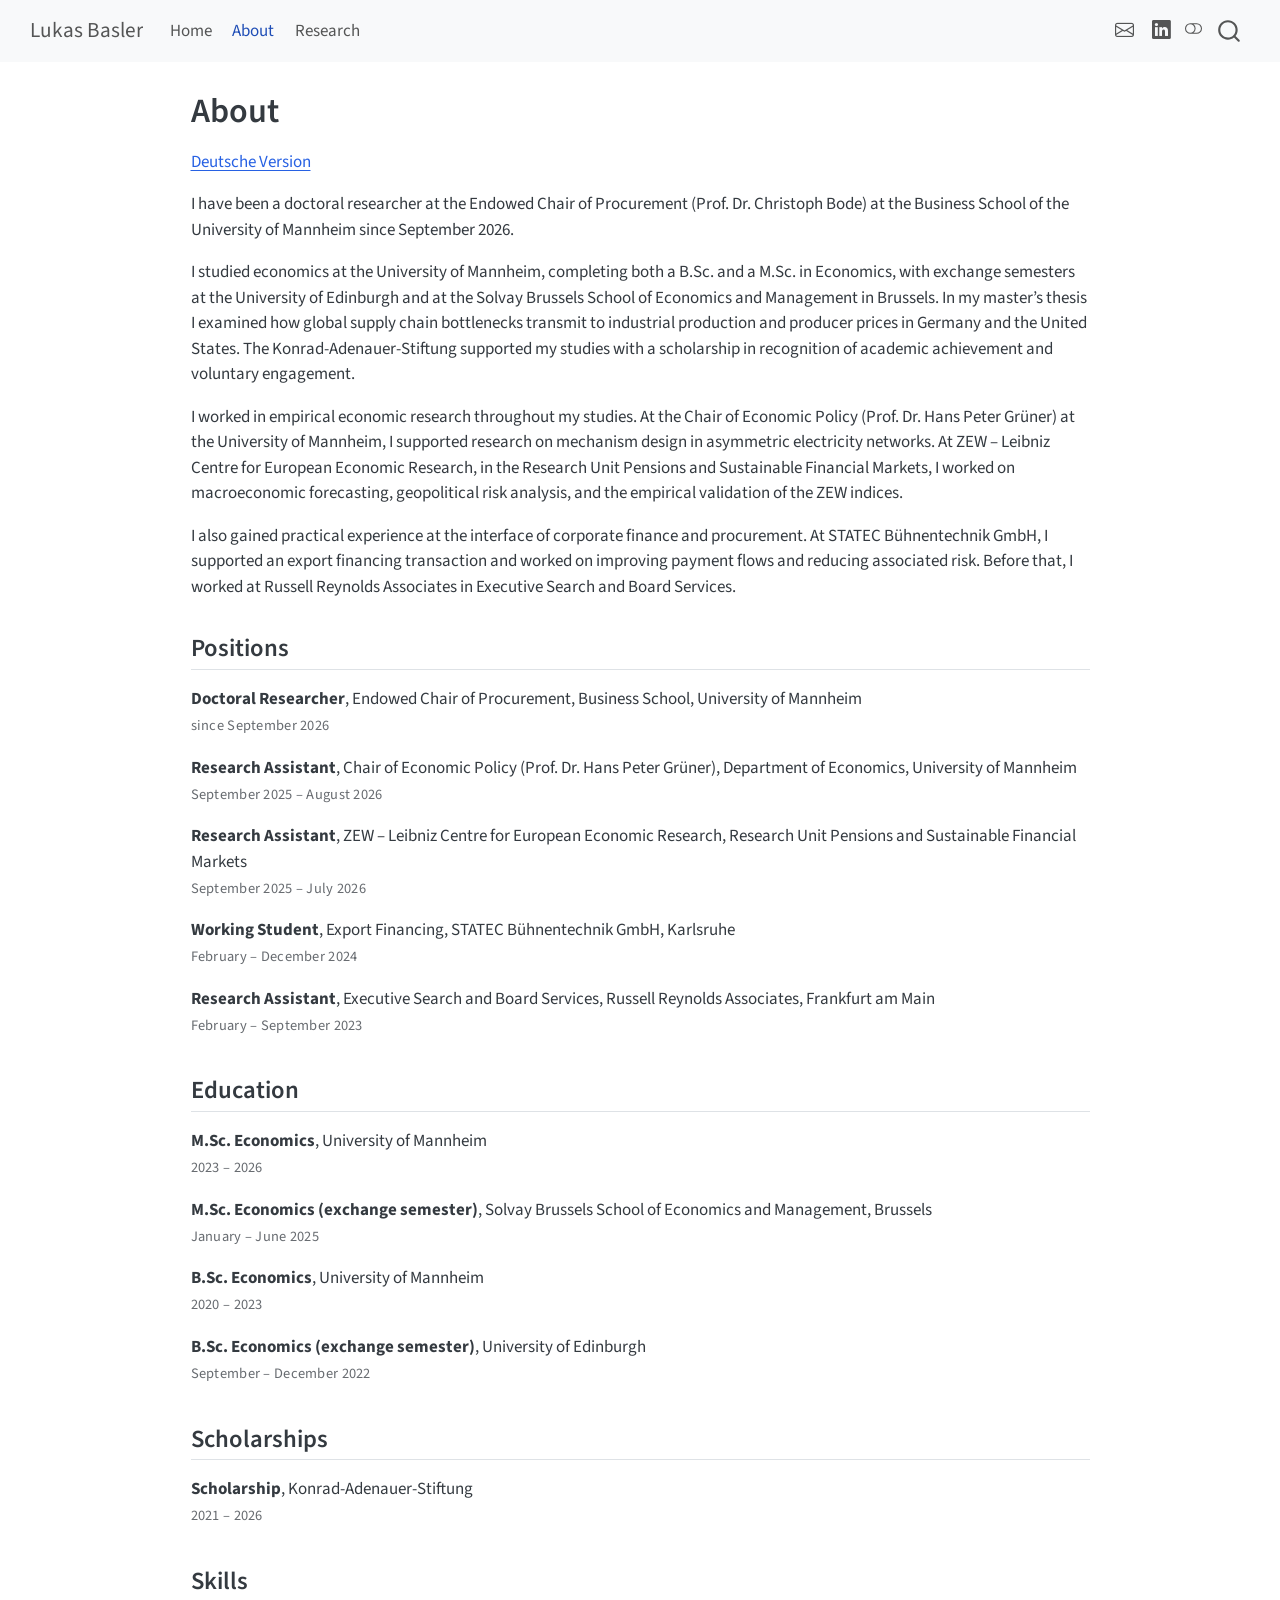
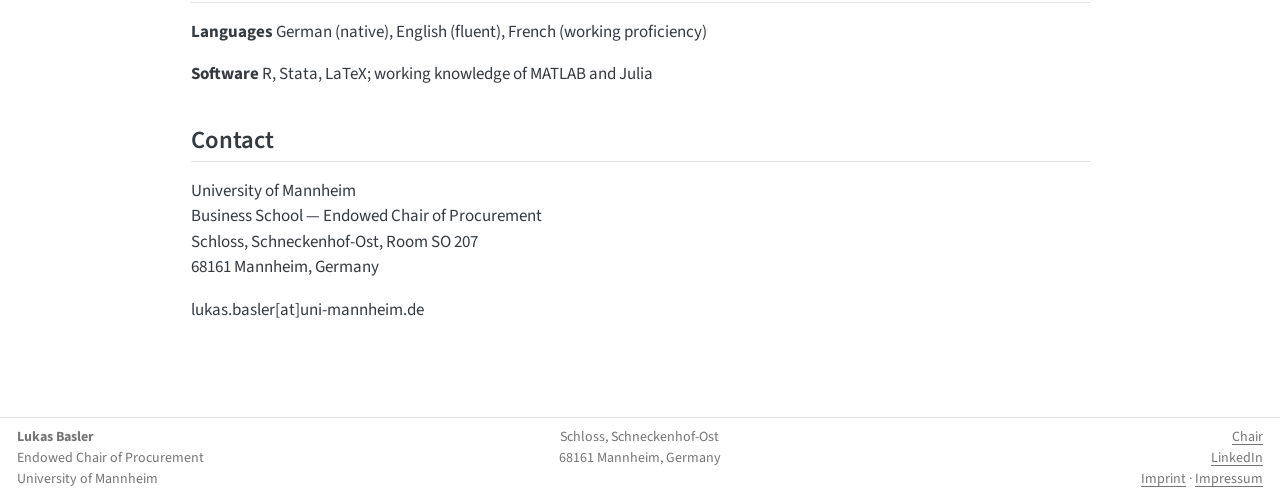
<file: about.html>
<!DOCTYPE html>
<html xmlns="http://www.w3.org/1999/xhtml" lang="en" xml:lang="en"><head>

<meta charset="utf-8">
<meta name="generator" content="quarto-1.10.18">

<meta name="viewport" content="width=device-width, initial-scale=1.0, user-scalable=yes">


<title>About – Lukas Basler</title>
<style>
/* Default styles provided by pandoc.
** See https://pandoc.org/MANUAL.html#variables-for-html for config info.
*/
span.smallcaps{font-variant: small-caps;}
div.columns{display: flex; gap: 1.5em;}
div.column{flex: auto;}
@media screen {
div.columns{gap: min(4vw, 1.5em);}
div.column{overflow-x: auto;}
}
div.hanging-indent{margin-left: 1.5em; text-indent: -1.5em;}
ul.task-list{list-style: none;}
ul.task-list li input[type="checkbox"] {
  width: 0.8em;
  margin: 0 0.8em 0.2em -1em; /* quarto-specific, see https://github.com/quarto-dev/quarto-cli/issues/4556 */ 
  vertical-align: middle;
}
</style>


<script src="site_libs/quarto-nav/quarto-nav.js"></script>
<script src="site_libs/quarto-nav/headroom.min.js"></script>
<script src="site_libs/clipboard/clipboard.min.js"></script>
<script src="site_libs/quarto-search/autocomplete.umd.js"></script>
<script src="site_libs/quarto-search/fuse.min.js"></script>
<script src="site_libs/quarto-search/quarto-search.js"></script>
<meta name="quarto:offset" content="./">
<link href="./images/favicon.png" rel="icon" type="image/png">
<script src="site_libs/quarto-html/quarto.js" type="module"></script>
<script src="site_libs/quarto-html/tabsets/tabsets.js" type="module"></script>
<script src="site_libs/quarto-html/popper.min.js"></script>
<script src="site_libs/quarto-html/tippy.umd.min.js"></script>
<link href="site_libs/quarto-html/tippy.css" rel="stylesheet">
<link href="site_libs/quarto-html/quarto-syntax-highlighting-64a204ab8560d761af7679ceaba22944.css" rel="stylesheet" class="quarto-color-scheme" id="quarto-text-highlighting-styles">
<link href="site_libs/quarto-html/quarto-syntax-highlighting-dark-b85bc7c33db8c58e0ec93c3465666fed.css" rel="stylesheet" class="quarto-color-scheme quarto-color-alternate" id="quarto-text-highlighting-styles">
<link href="site_libs/quarto-html/quarto-syntax-highlighting-64a204ab8560d761af7679ceaba22944.css" rel="stylesheet" class="quarto-color-scheme-extra" id="quarto-text-highlighting-styles">
<script src="site_libs/bootstrap/bootstrap.min.js"></script>
<link href="site_libs/bootstrap/bootstrap-icons.css" rel="stylesheet">
<link href="site_libs/bootstrap/bootstrap-e89d3b980ffcc2bf369e9d9bfa556387.min.css" rel="stylesheet" append-hash="true" class="quarto-color-scheme" id="quarto-bootstrap" data-mode="light">
<link href="site_libs/bootstrap/bootstrap-dark-1c24a47d3c6db590eca2f4ee88fd7dce.min.css" rel="stylesheet" append-hash="true" class="quarto-color-scheme quarto-color-alternate" id="quarto-bootstrap" data-mode="dark">
<link href="site_libs/bootstrap/bootstrap-e89d3b980ffcc2bf369e9d9bfa556387.min.css" rel="stylesheet" append-hash="true" class="quarto-color-scheme-extra" id="quarto-bootstrap" data-mode="light">
<script id="quarto-search-options" type="application/json">{
  "location": "navbar",
  "copy-button": false,
  "collapse-after": 3,
  "panel-placement": "end",
  "type": "overlay",
  "limit": 50,
  "keyboard-shortcut": [
    "f",
    "/",
    "s"
  ],
  "show-item-context": false,
  "language": {
    "search-no-results-text": "No results",
    "search-matching-documents-text": "matching documents",
    "search-copy-link-title": "Copy link to search",
    "search-hide-matches-text": "Hide additional matches",
    "search-more-match-text": "more match in this document",
    "search-more-matches-text": "more matches in this document",
    "search-clear-button-title": "Clear",
    "search-text-placeholder": "",
    "search-detached-cancel-button-title": "Cancel",
    "search-submit-button-title": "Submit",
    "search-label": "Search"
  }
}</script>


<link rel="stylesheet" href="styles.css">
</head>

<body class="nav-fixed fullcontent quarto-light"><script id="quarto-html-before-body" type="application/javascript">
    const toggleBodyColorMode = (bsSheetEl) => {
      const mode = bsSheetEl.getAttribute("data-mode");
      const bodyEl = window.document.querySelector("body");
      if (mode === "dark") {
        bodyEl.classList.add("quarto-dark");
        bodyEl.classList.remove("quarto-light");
      } else {
        bodyEl.classList.add("quarto-light");
        bodyEl.classList.remove("quarto-dark");
      }
    }
    const toggleBodyColorPrimary = () => {
      const bsSheetEl = window.document.querySelector("link#quarto-bootstrap:not([rel=disabled-stylesheet])");
      if (bsSheetEl) {
        toggleBodyColorMode(bsSheetEl);
      }
    }
    const setColorSchemeToggle = (alternate) => {
      const toggles = window.document.querySelectorAll('.quarto-color-scheme-toggle');
      for (let i=0; i < toggles.length; i++) {
        const toggle = toggles[i];
        if (toggle) {
          if (alternate) {
            toggle.classList.add("alternate");
          } else {
            toggle.classList.remove("alternate");
          }
        }
      }
    };
    const toggleColorMode = (alternate) => {
      // Switch the stylesheets
      const primaryStylesheets = window.document.querySelectorAll('link.quarto-color-scheme:not(.quarto-color-alternate)');
      const alternateStylesheets = window.document.querySelectorAll('link.quarto-color-scheme.quarto-color-alternate');
      manageTransitions('#quarto-margin-sidebar .nav-link', false);
      if (alternate) {
        // note: dark is layered on light, we don't disable primary!
        enableStylesheet(alternateStylesheets);
        for (const sheetNode of alternateStylesheets) {
          if (sheetNode.id === "quarto-bootstrap") {
            toggleBodyColorMode(sheetNode);
          }
        }
      } else {
        disableStylesheet(alternateStylesheets);
        enableStylesheet(primaryStylesheets)
        toggleBodyColorPrimary();
      }
      manageTransitions('#quarto-margin-sidebar .nav-link', true);
      // Switch the toggles
      setColorSchemeToggle(alternate)
      // Hack to workaround the fact that safari doesn't
      // properly recolor the scrollbar when toggling (#1455)
      if (navigator.userAgent.indexOf('Safari') > 0 && navigator.userAgent.indexOf('Chrome') == -1) {
        manageTransitions("body", false);
        window.scrollTo(0, 1);
        setTimeout(() => {
          window.scrollTo(0, 0);
          manageTransitions("body", true);
        }, 40);
      }
    }
    const disableStylesheet = (stylesheets) => {
      for (let i=0; i < stylesheets.length; i++) {
        const stylesheet = stylesheets[i];
        stylesheet.rel = 'disabled-stylesheet';
      }
    }
    const enableStylesheet = (stylesheets) => {
      for (let i=0; i < stylesheets.length; i++) {
        const stylesheet = stylesheets[i];
        if(stylesheet.rel !== 'stylesheet') { // for Chrome, which will still FOUC without this check
          stylesheet.rel = 'stylesheet';
        }
      }
    }
    const manageTransitions = (selector, allowTransitions) => {
      const els = window.document.querySelectorAll(selector);
      for (let i=0; i < els.length; i++) {
        const el = els[i];
        if (allowTransitions) {
          el.classList.remove('notransition');
        } else {
          el.classList.add('notransition');
        }
      }
    }
    const isFileUrl = () => {
      return window.location.protocol === 'file:';
    }
    const hasAlternateSentinel = () => {
      let styleSentinel = getColorSchemeSentinel();
      if (styleSentinel !== null) {
        return styleSentinel === "alternate";
      } else {
        return false;
      }
    }
    const setStyleSentinel = (alternate) => {
      const value = alternate ? "alternate" : "default";
      if (!isFileUrl()) {
        window.localStorage.setItem("quarto-color-scheme", value);
      } else {
        localAlternateSentinel = value;
      }
    }
    const getColorSchemeSentinel = () => {
      if (!isFileUrl()) {
        const storageValue = window.localStorage.getItem("quarto-color-scheme");
        return storageValue != null ? storageValue : localAlternateSentinel;
      } else {
        return localAlternateSentinel;
      }
    }
    const toggleGiscusIfUsed = (isAlternate, darkModeDefault) => {
      const baseTheme = document.querySelector('#giscus-base-theme')?.value ?? 'light';
      const alternateTheme = document.querySelector('#giscus-alt-theme')?.value ?? 'dark';
      let newTheme = '';
      if(authorPrefersDark) {
        newTheme = isAlternate ? baseTheme : alternateTheme;
      } else {
        newTheme = isAlternate ? alternateTheme : baseTheme;
      }
      const changeGiscusTheme = () => {
        // From: https://github.com/giscus/giscus/issues/336
        const sendMessage = (message) => {
          const iframe = document.querySelector('iframe.giscus-frame');
          if (!iframe) return;
          iframe.contentWindow.postMessage({ giscus: message }, 'https://giscus.app');
        }
        sendMessage({
          setConfig: {
            theme: newTheme
          }
        });
      }
      const isGiscussLoaded = window.document.querySelector('iframe.giscus-frame') !== null;
      if (isGiscussLoaded) {
        changeGiscusTheme();
      }
    };
    const authorPrefersDark = false;
    const darkModeDefault = authorPrefersDark;
      document.querySelector('link#quarto-text-highlighting-styles.quarto-color-scheme-extra').rel = 'disabled-stylesheet';
      document.querySelector('link#quarto-bootstrap.quarto-color-scheme-extra').rel = 'disabled-stylesheet';
    let localAlternateSentinel = darkModeDefault ? 'alternate' : 'default';
    // Dark / light mode switch
    window.quartoToggleColorScheme = () => {
      // Read the current dark / light value
      let toAlternate = !hasAlternateSentinel();
      toggleColorMode(toAlternate);
      setStyleSentinel(toAlternate);
      toggleGiscusIfUsed(toAlternate, darkModeDefault);
      window.dispatchEvent(new Event('resize'));
    };
    // Switch to dark mode if need be
    if (hasAlternateSentinel()) {
      toggleColorMode(true);
    } else {
      toggleColorMode(false);
    }
  </script>

<div id="quarto-search-results"></div>
  <header id="quarto-header" class="headroom fixed-top">
    <nav class="navbar navbar-expand-lg " data-bs-theme="dark">
      <div class="navbar-container container-fluid">
      <div class="navbar-brand-container mx-auto">
    <a class="navbar-brand" href="./index.html">
    <span class="navbar-title">Lukas Basler</span>
    </a>
  </div>
            <div id="quarto-search" class="" title="Search"></div>
          <button class="navbar-toggler" type="button" data-bs-toggle="collapse" data-bs-target="#navbarCollapse" aria-controls="navbarCollapse" role="menu" aria-expanded="false" aria-label="Toggle navigation" onclick="if (window.quartoToggleHeadroom) { window.quartoToggleHeadroom(); }">
  <span class="navbar-toggler-icon"></span>
</button>
          <div class="collapse navbar-collapse" id="navbarCollapse">
            <ul class="navbar-nav navbar-nav-scroll me-auto">
  <li class="nav-item">
    <a class="nav-link" href="./index.html"> 
<span class="menu-text">Home</span></a>
  </li>  
  <li class="nav-item">
    <a class="nav-link active" href="./about.html" aria-current="page"> 
<span class="menu-text">About</span></a>
  </li>  
  <li class="nav-item">
    <a class="nav-link" href="./research.html"> 
<span class="menu-text">Research</span></a>
  </li>  
</ul>
            <ul class="navbar-nav navbar-nav-scroll ms-auto">
  <li class="nav-item compact">
    <a class="nav-link" href="mailto:lukas.basler@uni-mannheim.de"> <i class="bi bi-envelope" role="img" aria-label="Email">
</i> 
<span class="menu-text"></span></a>
  </li>  
  <li class="nav-item compact">
    <a class="nav-link" href="https://www.linkedin.com/in/lukas-basler/"> <i class="bi bi-linkedin" role="img" aria-label="LinkedIn">
</i> 
<span class="menu-text"></span></a>
  </li>  
</ul>
          </div> <!-- /navcollapse -->
            <div class="quarto-navbar-tools">
  <a href="" class="quarto-color-scheme-toggle quarto-navigation-tool  px-1" onclick="window.quartoToggleColorScheme(); return false;" title="Toggle dark mode"><i class="bi"></i></a>
</div>
      </div> <!-- /container-fluid -->
    </nav>
</header>
<!-- content -->
<div id="quarto-content" class="quarto-container page-columns page-rows-contents page-layout-article page-navbar">
<!-- sidebar -->
<!-- margin-sidebar -->
    
<!-- main -->
<main class="content" id="quarto-document-content">


<header id="title-block-header" class="quarto-title-block default">
<div class="quarto-title">
<h1 class="title">About</h1>
</div>



<div class="quarto-title-meta">

    
  
    
  </div>
  


</header>


<p><a href="./de/about.html">Deutsche Version</a></p>
<p>I have been a doctoral researcher at the Endowed Chair of Procurement (Prof.&nbsp;Dr.&nbsp;Christoph Bode) at the Business School of the University of Mannheim since September 2026.</p>
<p>I studied economics at the University of Mannheim, completing both a B.Sc. and a M.Sc. in Economics, with exchange semesters at the University of Edinburgh and at the Solvay Brussels School of Economics and Management in Brussels. In my master’s thesis I examined how global supply chain bottlenecks transmit to industrial production and producer prices in Germany and the United States. The Konrad-Adenauer-Stiftung supported my studies with a scholarship in recognition of academic achievement and voluntary engagement.</p>
<p>I worked in empirical economic research throughout my studies. At the Chair of Economic Policy (Prof.&nbsp;Dr.&nbsp;Hans Peter Grüner) at the University of Mannheim, I supported research on mechanism design in asymmetric electricity networks. At ZEW – Leibniz Centre for European Economic Research, in the Research Unit Pensions and Sustainable Financial Markets, I worked on macroeconomic forecasting, geopolitical risk analysis, and the empirical validation of the ZEW indices.</p>
<p>I also gained practical experience at the interface of corporate finance and procurement. At STATEC Bühnentechnik GmbH, I supported an export financing transaction and worked on improving payment flows and reducing associated risk. Before that, I worked at Russell Reynolds Associates in Executive Search and Board Services.</p>
<section id="positions" class="level2">
<h2 data-anchor-id="positions">Positions</h2>
<p><strong>Doctoral Researcher</strong>, Endowed Chair of Procurement, Business School, University of Mannheim<br>
<span class="cv-date">since September 2026</span></p>
<p><strong>Research Assistant</strong>, Chair of Economic Policy (Prof.&nbsp;Dr.&nbsp;Hans Peter Grüner), Department of Economics, University of Mannheim<br>
<span class="cv-date">September 2025 – August 2026</span></p>
<p><strong>Research Assistant</strong>, ZEW – Leibniz Centre for European Economic Research, Research Unit Pensions and Sustainable Financial Markets<br>
<span class="cv-date">September 2025 – July 2026</span></p>
<p><strong>Working Student</strong>, Export Financing, STATEC Bühnentechnik GmbH, Karlsruhe<br>
<span class="cv-date">February – December 2024</span></p>
<p><strong>Research Assistant</strong>, Executive Search and Board Services, Russell Reynolds Associates, Frankfurt am Main<br>
<span class="cv-date">February – September 2023</span></p>
</section>
<section id="education" class="level2">
<h2 data-anchor-id="education">Education</h2>
<p><strong>M.Sc. Economics</strong>, University of Mannheim<br>
<span class="cv-date">2023 – 2026</span></p>
<p><strong>M.Sc. Economics (exchange semester)</strong>, Solvay Brussels School of Economics and Management, Brussels<br>
<span class="cv-date">January – June 2025</span></p>
<p><strong>B.Sc. Economics</strong>, University of Mannheim<br>
<span class="cv-date">2020 – 2023</span></p>
<p><strong>B.Sc. Economics (exchange semester)</strong>, University of Edinburgh<br>
<span class="cv-date">September – December 2022</span></p>
</section>
<section id="scholarships" class="level2">
<h2 data-anchor-id="scholarships">Scholarships</h2>
<p><strong>Scholarship</strong>, Konrad-Adenauer-Stiftung<br>
<span class="cv-date">2021 – 2026</span></p>
</section>
<section id="skills" class="level2">
<h2 data-anchor-id="skills">Skills</h2>
<p><strong>Languages</strong> German (native), English (fluent), French (working proficiency)</p>
<p><strong>Software</strong> R, Stata, LaTeX; working knowledge of MATLAB and Julia</p>
</section>
<section id="contact" class="level2">
<h2 data-anchor-id="contact">Contact</h2>
<p>University of Mannheim<br> Business School — Endowed Chair of Procurement<br> Schloss, Schneckenhof-Ost, Room SO 207<br> 68161 Mannheim, Germany</p>
<p>lukas.basler[at]uni-mannheim.de</p>


</section>

</main> <!-- /main -->
<script id="quarto-html-after-body" type="application/javascript">
  window.document.addEventListener("DOMContentLoaded", function (event) {
    // Ensure there is a toggle, if there isn't float one in the top right
    if (window.document.querySelector('.quarto-color-scheme-toggle') === null) {
      const a = window.document.createElement('a');
      a.classList.add('top-right');
      a.classList.add('quarto-color-scheme-toggle');
      a.href = "";
      a.onclick = function() { try { window.quartoToggleColorScheme(); } catch {} return false; };
      const i = window.document.createElement("i");
      i.classList.add('bi');
      a.appendChild(i);
      window.document.body.appendChild(a);
    }
    setColorSchemeToggle(hasAlternateSentinel())
    const isCodeAnnotation = (el) => {
      for (const clz of el.classList) {
        if (clz.startsWith('code-annotation-')) {                     
          return true;
        }
      }
      return false;
    }
    const onCopySuccess = function(e) {
      // button target
      const button = e.trigger;
      // don't keep focus
      button.blur();
      // flash "checked"
      button.classList.add('code-copy-button-checked');
      var currentTitle = button.getAttribute("title");
      button.setAttribute("title", "Copied!");
      let tooltip;
      if (window.bootstrap) {
        button.setAttribute("data-bs-toggle", "tooltip");
        button.setAttribute("data-bs-placement", "left");
        button.setAttribute("data-bs-title", "Copied!");
        tooltip = new bootstrap.Tooltip(button, 
          { trigger: "manual", 
            customClass: "code-copy-button-tooltip",
            offset: [0, -8]});
        tooltip.show();    
      }
      setTimeout(function() {
        if (tooltip) {
          tooltip.hide();
          button.removeAttribute("data-bs-title");
          button.removeAttribute("data-bs-toggle");
          button.removeAttribute("data-bs-placement");
        }
        button.setAttribute("title", currentTitle);
        button.classList.remove('code-copy-button-checked');
      }, 1000);
      // clear code selection
      e.clearSelection();
    }
    const getTextToCopy = function(trigger) {
      const outerScaffold = trigger.parentElement.cloneNode(true);
      const codeEl = outerScaffold.querySelector('code');
      for (const childEl of codeEl.children) {
        if (isCodeAnnotation(childEl)) {
          childEl.remove();
        }
      }
      return codeEl.innerText;
    }
    const clipboard = new window.ClipboardJS('.code-copy-button:not([data-in-quarto-modal])', {
      text: getTextToCopy
    });
    clipboard.on('success', onCopySuccess);
    if (window.document.getElementById('quarto-embedded-source-code-modal')) {
      const clipboardModal = new window.ClipboardJS('.code-copy-button[data-in-quarto-modal]', {
        text: getTextToCopy,
        container: window.document.getElementById('quarto-embedded-source-code-modal')
      });
      clipboardModal.on('success', onCopySuccess);
    }
      var localhostRegex = new RegExp(/^(?:http|https):\/\/localhost\:?[0-9]*\//);
      var mailtoRegex = new RegExp(/^mailto:/);
        var filterRegex = new RegExp("https:\/\/lukas-basler\.github\.io");
      var isInternal = (href) => {
          return filterRegex.test(href) || localhostRegex.test(href) || mailtoRegex.test(href);
      }
      // Inspect non-navigation links and adorn them if external
     var links = window.document.querySelectorAll('a[href]:not(.nav-link):not(.navbar-brand):not(.toc-action):not(.sidebar-link):not(.sidebar-item-toggle):not(.pagination-link):not(.no-external):not([aria-hidden]):not(.dropdown-item):not(.quarto-navigation-tool):not(.about-link)');
      for (var i=0; i<links.length; i++) {
        const link = links[i];
        if (!isInternal(link.href)) {
          // undo the damage that might have been done by quarto-nav.js in the case of
          // links that we want to consider external
          if (link.dataset.originalHref !== undefined) {
            link.href = link.dataset.originalHref;
          }
        }
      }
    function tippyHover(el, contentFn, onTriggerFn, onUntriggerFn) {
      const config = {
        allowHTML: true,
        maxWidth: 500,
        delay: 100,
        arrow: false,
        appendTo: function(el) {
            return el.parentElement;
        },
        interactive: true,
        interactiveBorder: 10,
        theme: 'quarto',
        placement: 'bottom-start',
      };
      if (contentFn) {
        config.content = contentFn;
      }
      if (onTriggerFn) {
        config.onTrigger = onTriggerFn;
      }
      if (onUntriggerFn) {
        config.onUntrigger = onUntriggerFn;
      }
      window.tippy(el, config); 
    }
    const noterefs = window.document.querySelectorAll('a[role="doc-noteref"]');
    for (var i=0; i<noterefs.length; i++) {
      const ref = noterefs[i];
      tippyHover(ref, function() {
        // use id or data attribute instead here
        let href = ref.getAttribute('data-footnote-href') || ref.getAttribute('href');
        try { href = new URL(href).hash; } catch {}
        const id = href.replace(/^#\/?/, "");
        const note = window.document.getElementById(id);
        if (note) {
          return note.innerHTML;
        } else {
          return "";
        }
      });
    }
    const xrefs = window.document.querySelectorAll('a.quarto-xref');
    const processXRef = (id, note) => {
      // Strip column container classes
      const stripColumnClz = (el) => {
        el.classList.remove("page-full", "page-columns");
        if (el.children) {
          for (const child of el.children) {
            stripColumnClz(child);
          }
        }
      }
      stripColumnClz(note)
      if (id === null || id.startsWith('sec-')) {
        // Special case sections, only their first couple elements
        const container = document.createElement("div");
        if (note.children && note.children.length > 2) {
          container.appendChild(note.children[0].cloneNode(true));
          for (let i = 1; i < note.children.length; i++) {
            const child = note.children[i];
            if (child.tagName === "P" && child.innerText === "") {
              continue;
            } else {
              container.appendChild(child.cloneNode(true));
              break;
            }
          }
          if (window.Quarto?.typesetMath) {
            window.Quarto.typesetMath(container);
          }
          return container.innerHTML
        } else {
          if (window.Quarto?.typesetMath) {
            window.Quarto.typesetMath(note);
          }
          return note.innerHTML;
        }
      } else {
        // Remove any anchor links if they are present
        const anchorLink = note.querySelector('a.anchorjs-link');
        if (anchorLink) {
          anchorLink.remove();
        }
        if (window.Quarto?.typesetMath) {
          window.Quarto.typesetMath(note);
        }
        if (note.classList.contains("callout")) {
          return note.outerHTML;
        } else {
          return note.innerHTML;
        }
      }
    }
    for (var i=0; i<xrefs.length; i++) {
      const xref = xrefs[i];
      tippyHover(xref, undefined, function(instance) {
        instance.disable();
        let url = xref.getAttribute('href');
        let hash = undefined; 
        if (url.startsWith('#')) {
          hash = url;
        } else {
          try { hash = new URL(url).hash; } catch {}
        }
        if (hash) {
          const id = hash.replace(/^#\/?/, "");
          const note = window.document.getElementById(id);
          if (note !== null) {
            try {
              const html = processXRef(id, note.cloneNode(true));
              instance.setContent(html);
            } finally {
              instance.enable();
              instance.show();
            }
          } else {
            // See if we can fetch this
            fetch(url.split('#')[0])
            .then(res => res.text())
            .then(html => {
              const parser = new DOMParser();
              const htmlDoc = parser.parseFromString(html, "text/html");
              const note = htmlDoc.getElementById(id);
              if (note !== null) {
                const html = processXRef(id, note);
                instance.setContent(html);
              } 
            }).finally(() => {
              instance.enable();
              instance.show();
            });
          }
        } else {
          // See if we can fetch a full url (with no hash to target)
          // This is a special case and we should probably do some content thinning / targeting
          fetch(url)
          .then(res => res.text())
          .then(html => {
            const parser = new DOMParser();
            const htmlDoc = parser.parseFromString(html, "text/html");
            const note = htmlDoc.querySelector('main.content');
            if (note !== null) {
              // This should only happen for chapter cross references
              // (since there is no id in the URL)
              // remove the first header
              if (note.children.length > 0 && note.children[0].tagName === "HEADER") {
                note.children[0].remove();
              }
              const html = processXRef(null, note);
              instance.setContent(html);
            } 
          }).finally(() => {
            instance.enable();
            instance.show();
          });
        }
      }, function(instance) {
      });
    }
        let selectedAnnoteEl;
        const selectorForAnnotation = ( cell, annotation) => {
          let cellAttr = 'data-code-cell="' + cell + '"';
          let lineAttr = 'data-code-annotation="' +  annotation + '"';
          const selector = 'span[' + cellAttr + '][' + lineAttr + ']';
          return selector;
        }
        const selectCodeLines = (annoteEl) => {
          const doc = window.document;
          const targetCell = annoteEl.getAttribute("data-target-cell");
          const targetAnnotation = annoteEl.getAttribute("data-target-annotation");
          const annoteSpan = window.document.querySelector(selectorForAnnotation(targetCell, targetAnnotation));
          const lines = annoteSpan.getAttribute("data-code-lines").split(",");
          const lineIds = lines.map((line) => {
            return targetCell + "-" + line;
          })
          let top = null;
          let height = null;
          let parent = null;
          if (lineIds.length > 0) {
              //compute the position of the single el (top and bottom and make a div)
              const el = window.document.getElementById(lineIds[0]);
              top = el.offsetTop;
              height = el.offsetHeight;
              parent = el.parentElement.parentElement;
            if (lineIds.length > 1) {
              const lastEl = window.document.getElementById(lineIds[lineIds.length - 1]);
              const bottom = lastEl.offsetTop + lastEl.offsetHeight;
              height = bottom - top;
            }
            if (top !== null && height !== null && parent !== null) {
              // cook up a div (if necessary) and position it 
              let div = window.document.getElementById("code-annotation-line-highlight");
              if (div === null) {
                div = window.document.createElement("div");
                div.setAttribute("id", "code-annotation-line-highlight");
                div.style.position = 'absolute';
                parent.appendChild(div);
              }
              div.style.top = top - 2 + "px";
              div.style.height = height + 4 + "px";
              div.style.left = 0;
              let gutterDiv = window.document.getElementById("code-annotation-line-highlight-gutter");
              if (gutterDiv === null) {
                gutterDiv = window.document.createElement("div");
                gutterDiv.setAttribute("id", "code-annotation-line-highlight-gutter");
                gutterDiv.style.position = 'absolute';
                const codeCell = window.document.getElementById(targetCell);
                const gutter = codeCell.querySelector('.code-annotation-gutter');
                gutter.appendChild(gutterDiv);
              }
              gutterDiv.style.top = top - 2 + "px";
              gutterDiv.style.height = height + 4 + "px";
            }
            selectedAnnoteEl = annoteEl;
          }
        };
        const unselectCodeLines = () => {
          const elementsIds = ["code-annotation-line-highlight", "code-annotation-line-highlight-gutter"];
          elementsIds.forEach((elId) => {
            const div = window.document.getElementById(elId);
            if (div) {
              div.remove();
            }
          });
          selectedAnnoteEl = undefined;
        };
          // Handle positioning of the toggle
      window.addEventListener(
        "resize",
        throttle(() => {
          elRect = undefined;
          if (selectedAnnoteEl) {
            selectCodeLines(selectedAnnoteEl);
          }
        }, 10)
      );
      function throttle(fn, ms) {
      let throttle = false;
      let timer;
        return (...args) => {
          if(!throttle) { // first call gets through
              fn.apply(this, args);
              throttle = true;
          } else { // all the others get throttled
              if(timer) clearTimeout(timer); // cancel #2
              timer = setTimeout(() => {
                fn.apply(this, args);
                timer = throttle = false;
              }, ms);
          }
        };
      }
        // Attach click handler to the DT
        const annoteDls = window.document.querySelectorAll('dt[data-target-cell]');
        for (const annoteDlNode of annoteDls) {
          annoteDlNode.addEventListener('click', (event) => {
            const clickedEl = event.target;
            if (clickedEl !== selectedAnnoteEl) {
              unselectCodeLines();
              const activeEl = window.document.querySelector('dt[data-target-cell].code-annotation-active');
              if (activeEl) {
                activeEl.classList.remove('code-annotation-active');
              }
              selectCodeLines(clickedEl);
              clickedEl.classList.add('code-annotation-active');
            } else {
              // Unselect the line
              unselectCodeLines();
              clickedEl.classList.remove('code-annotation-active');
            }
          });
        }
    const findCites = (el) => {
      const parentEl = el.parentElement;
      if (parentEl) {
        const cites = parentEl.dataset.cites;
        if (cites) {
          return {
            el,
            cites: cites.split(' ')
          };
        } else {
          return findCites(el.parentElement)
        }
      } else {
        return undefined;
      }
    };
    var bibliorefs = window.document.querySelectorAll('a[role="doc-biblioref"]');
    for (var i=0; i<bibliorefs.length; i++) {
      const ref = bibliorefs[i];
      const citeInfo = findCites(ref);
      if (citeInfo) {
        tippyHover(citeInfo.el, function() {
          var popup = window.document.createElement('div');
          citeInfo.cites.forEach(function(cite) {
            var citeDiv = window.document.createElement('div');
            citeDiv.classList.add('hanging-indent');
            citeDiv.classList.add('csl-entry');
            var biblioDiv = window.document.getElementById('ref-' + cite);
            if (biblioDiv) {
              citeDiv.innerHTML = biblioDiv.innerHTML;
            }
            popup.appendChild(citeDiv);
          });
          return popup.innerHTML;
        });
      }
    }
  });
  </script>
</div> <!-- /content -->
<footer class="footer">
  <div class="nav-footer">
    <div class="nav-footer-left">
<p><strong>Lukas Basler</strong><br> Endowed Chair of Procurement<br> University of Mannheim</p>
</div>   
    <div class="nav-footer-center">
<p>Schloss, Schneckenhof-Ost<br> 68161 Mannheim, Germany</p>
</div>
    <div class="nav-footer-right">
<p><a href="https://www.bwl.uni-mannheim.de/en/bode/">Chair</a><br> <a href="https://www.linkedin.com/in/lukas-basler/">LinkedIn</a><br> <a href="./imprint.html">Imprint</a> · <a href="./de/imprint.html">Impressum</a></p>
</div>
  </div>
</footer>




</body></html>
</file>
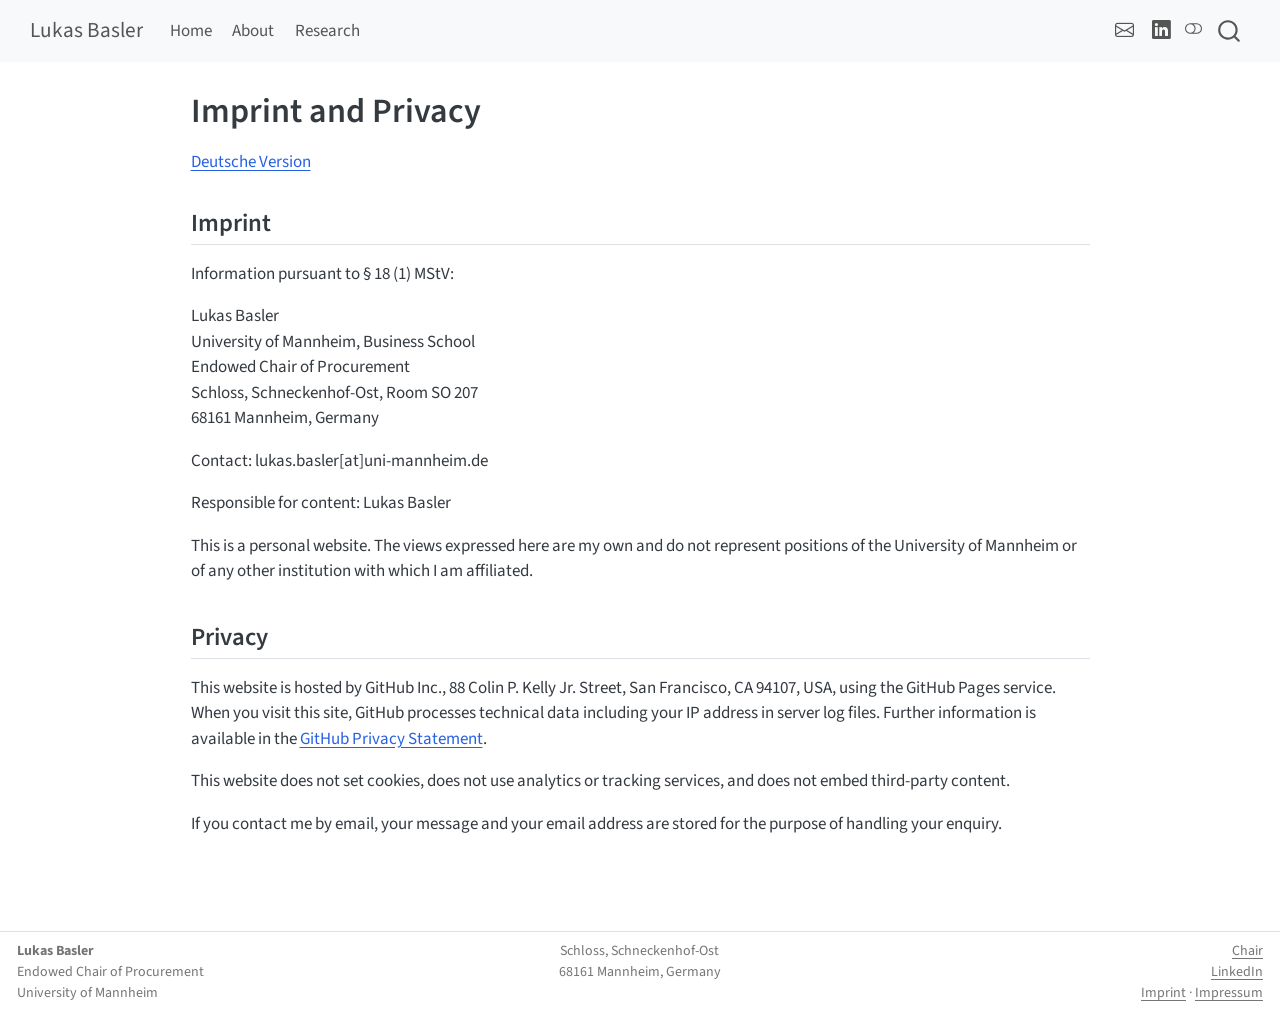
<file: imprint.html>
<!DOCTYPE html>
<html xmlns="http://www.w3.org/1999/xhtml" lang="en" xml:lang="en"><head>

<meta charset="utf-8">
<meta name="generator" content="quarto-1.10.18">

<meta name="viewport" content="width=device-width, initial-scale=1.0, user-scalable=yes">


<title>Imprint and Privacy – Lukas Basler</title>
<style>
/* Default styles provided by pandoc.
** See https://pandoc.org/MANUAL.html#variables-for-html for config info.
*/
span.smallcaps{font-variant: small-caps;}
div.columns{display: flex; gap: 1.5em;}
div.column{flex: auto;}
@media screen {
div.columns{gap: min(4vw, 1.5em);}
div.column{overflow-x: auto;}
}
div.hanging-indent{margin-left: 1.5em; text-indent: -1.5em;}
ul.task-list{list-style: none;}
ul.task-list li input[type="checkbox"] {
  width: 0.8em;
  margin: 0 0.8em 0.2em -1em; /* quarto-specific, see https://github.com/quarto-dev/quarto-cli/issues/4556 */ 
  vertical-align: middle;
}
</style>


<script src="site_libs/quarto-nav/quarto-nav.js"></script>
<script src="site_libs/quarto-nav/headroom.min.js"></script>
<script src="site_libs/clipboard/clipboard.min.js"></script>
<script src="site_libs/quarto-search/autocomplete.umd.js"></script>
<script src="site_libs/quarto-search/fuse.min.js"></script>
<script src="site_libs/quarto-search/quarto-search.js"></script>
<meta name="quarto:offset" content="./">
<link href="./images/favicon.png" rel="icon" type="image/png">
<script src="site_libs/quarto-html/quarto.js" type="module"></script>
<script src="site_libs/quarto-html/tabsets/tabsets.js" type="module"></script>
<script src="site_libs/quarto-html/popper.min.js"></script>
<script src="site_libs/quarto-html/tippy.umd.min.js"></script>
<link href="site_libs/quarto-html/tippy.css" rel="stylesheet">
<link href="site_libs/quarto-html/quarto-syntax-highlighting-64a204ab8560d761af7679ceaba22944.css" rel="stylesheet" class="quarto-color-scheme" id="quarto-text-highlighting-styles">
<link href="site_libs/quarto-html/quarto-syntax-highlighting-dark-b85bc7c33db8c58e0ec93c3465666fed.css" rel="stylesheet" class="quarto-color-scheme quarto-color-alternate" id="quarto-text-highlighting-styles">
<link href="site_libs/quarto-html/quarto-syntax-highlighting-64a204ab8560d761af7679ceaba22944.css" rel="stylesheet" class="quarto-color-scheme-extra" id="quarto-text-highlighting-styles">
<script src="site_libs/bootstrap/bootstrap.min.js"></script>
<link href="site_libs/bootstrap/bootstrap-icons.css" rel="stylesheet">
<link href="site_libs/bootstrap/bootstrap-e89d3b980ffcc2bf369e9d9bfa556387.min.css" rel="stylesheet" append-hash="true" class="quarto-color-scheme" id="quarto-bootstrap" data-mode="light">
<link href="site_libs/bootstrap/bootstrap-dark-1c24a47d3c6db590eca2f4ee88fd7dce.min.css" rel="stylesheet" append-hash="true" class="quarto-color-scheme quarto-color-alternate" id="quarto-bootstrap" data-mode="dark">
<link href="site_libs/bootstrap/bootstrap-e89d3b980ffcc2bf369e9d9bfa556387.min.css" rel="stylesheet" append-hash="true" class="quarto-color-scheme-extra" id="quarto-bootstrap" data-mode="light">
<script id="quarto-search-options" type="application/json">{
  "location": "navbar",
  "copy-button": false,
  "collapse-after": 3,
  "panel-placement": "end",
  "type": "overlay",
  "limit": 50,
  "keyboard-shortcut": [
    "f",
    "/",
    "s"
  ],
  "show-item-context": false,
  "language": {
    "search-no-results-text": "No results",
    "search-matching-documents-text": "matching documents",
    "search-copy-link-title": "Copy link to search",
    "search-hide-matches-text": "Hide additional matches",
    "search-more-match-text": "more match in this document",
    "search-more-matches-text": "more matches in this document",
    "search-clear-button-title": "Clear",
    "search-text-placeholder": "",
    "search-detached-cancel-button-title": "Cancel",
    "search-submit-button-title": "Submit",
    "search-label": "Search"
  }
}</script>


<link rel="stylesheet" href="styles.css">
</head>

<body class="nav-fixed fullcontent quarto-light"><script id="quarto-html-before-body" type="application/javascript">
    const toggleBodyColorMode = (bsSheetEl) => {
      const mode = bsSheetEl.getAttribute("data-mode");
      const bodyEl = window.document.querySelector("body");
      if (mode === "dark") {
        bodyEl.classList.add("quarto-dark");
        bodyEl.classList.remove("quarto-light");
      } else {
        bodyEl.classList.add("quarto-light");
        bodyEl.classList.remove("quarto-dark");
      }
    }
    const toggleBodyColorPrimary = () => {
      const bsSheetEl = window.document.querySelector("link#quarto-bootstrap:not([rel=disabled-stylesheet])");
      if (bsSheetEl) {
        toggleBodyColorMode(bsSheetEl);
      }
    }
    const setColorSchemeToggle = (alternate) => {
      const toggles = window.document.querySelectorAll('.quarto-color-scheme-toggle');
      for (let i=0; i < toggles.length; i++) {
        const toggle = toggles[i];
        if (toggle) {
          if (alternate) {
            toggle.classList.add("alternate");
          } else {
            toggle.classList.remove("alternate");
          }
        }
      }
    };
    const toggleColorMode = (alternate) => {
      // Switch the stylesheets
      const primaryStylesheets = window.document.querySelectorAll('link.quarto-color-scheme:not(.quarto-color-alternate)');
      const alternateStylesheets = window.document.querySelectorAll('link.quarto-color-scheme.quarto-color-alternate');
      manageTransitions('#quarto-margin-sidebar .nav-link', false);
      if (alternate) {
        // note: dark is layered on light, we don't disable primary!
        enableStylesheet(alternateStylesheets);
        for (const sheetNode of alternateStylesheets) {
          if (sheetNode.id === "quarto-bootstrap") {
            toggleBodyColorMode(sheetNode);
          }
        }
      } else {
        disableStylesheet(alternateStylesheets);
        enableStylesheet(primaryStylesheets)
        toggleBodyColorPrimary();
      }
      manageTransitions('#quarto-margin-sidebar .nav-link', true);
      // Switch the toggles
      setColorSchemeToggle(alternate)
      // Hack to workaround the fact that safari doesn't
      // properly recolor the scrollbar when toggling (#1455)
      if (navigator.userAgent.indexOf('Safari') > 0 && navigator.userAgent.indexOf('Chrome') == -1) {
        manageTransitions("body", false);
        window.scrollTo(0, 1);
        setTimeout(() => {
          window.scrollTo(0, 0);
          manageTransitions("body", true);
        }, 40);
      }
    }
    const disableStylesheet = (stylesheets) => {
      for (let i=0; i < stylesheets.length; i++) {
        const stylesheet = stylesheets[i];
        stylesheet.rel = 'disabled-stylesheet';
      }
    }
    const enableStylesheet = (stylesheets) => {
      for (let i=0; i < stylesheets.length; i++) {
        const stylesheet = stylesheets[i];
        if(stylesheet.rel !== 'stylesheet') { // for Chrome, which will still FOUC without this check
          stylesheet.rel = 'stylesheet';
        }
      }
    }
    const manageTransitions = (selector, allowTransitions) => {
      const els = window.document.querySelectorAll(selector);
      for (let i=0; i < els.length; i++) {
        const el = els[i];
        if (allowTransitions) {
          el.classList.remove('notransition');
        } else {
          el.classList.add('notransition');
        }
      }
    }
    const isFileUrl = () => {
      return window.location.protocol === 'file:';
    }
    const hasAlternateSentinel = () => {
      let styleSentinel = getColorSchemeSentinel();
      if (styleSentinel !== null) {
        return styleSentinel === "alternate";
      } else {
        return false;
      }
    }
    const setStyleSentinel = (alternate) => {
      const value = alternate ? "alternate" : "default";
      if (!isFileUrl()) {
        window.localStorage.setItem("quarto-color-scheme", value);
      } else {
        localAlternateSentinel = value;
      }
    }
    const getColorSchemeSentinel = () => {
      if (!isFileUrl()) {
        const storageValue = window.localStorage.getItem("quarto-color-scheme");
        return storageValue != null ? storageValue : localAlternateSentinel;
      } else {
        return localAlternateSentinel;
      }
    }
    const toggleGiscusIfUsed = (isAlternate, darkModeDefault) => {
      const baseTheme = document.querySelector('#giscus-base-theme')?.value ?? 'light';
      const alternateTheme = document.querySelector('#giscus-alt-theme')?.value ?? 'dark';
      let newTheme = '';
      if(authorPrefersDark) {
        newTheme = isAlternate ? baseTheme : alternateTheme;
      } else {
        newTheme = isAlternate ? alternateTheme : baseTheme;
      }
      const changeGiscusTheme = () => {
        // From: https://github.com/giscus/giscus/issues/336
        const sendMessage = (message) => {
          const iframe = document.querySelector('iframe.giscus-frame');
          if (!iframe) return;
          iframe.contentWindow.postMessage({ giscus: message }, 'https://giscus.app');
        }
        sendMessage({
          setConfig: {
            theme: newTheme
          }
        });
      }
      const isGiscussLoaded = window.document.querySelector('iframe.giscus-frame') !== null;
      if (isGiscussLoaded) {
        changeGiscusTheme();
      }
    };
    const authorPrefersDark = false;
    const darkModeDefault = authorPrefersDark;
      document.querySelector('link#quarto-text-highlighting-styles.quarto-color-scheme-extra').rel = 'disabled-stylesheet';
      document.querySelector('link#quarto-bootstrap.quarto-color-scheme-extra').rel = 'disabled-stylesheet';
    let localAlternateSentinel = darkModeDefault ? 'alternate' : 'default';
    // Dark / light mode switch
    window.quartoToggleColorScheme = () => {
      // Read the current dark / light value
      let toAlternate = !hasAlternateSentinel();
      toggleColorMode(toAlternate);
      setStyleSentinel(toAlternate);
      toggleGiscusIfUsed(toAlternate, darkModeDefault);
      window.dispatchEvent(new Event('resize'));
    };
    // Switch to dark mode if need be
    if (hasAlternateSentinel()) {
      toggleColorMode(true);
    } else {
      toggleColorMode(false);
    }
  </script>

<div id="quarto-search-results"></div>
  <header id="quarto-header" class="headroom fixed-top">
    <nav class="navbar navbar-expand-lg " data-bs-theme="dark">
      <div class="navbar-container container-fluid">
      <div class="navbar-brand-container mx-auto">
    <a class="navbar-brand" href="./index.html">
    <span class="navbar-title">Lukas Basler</span>
    </a>
  </div>
            <div id="quarto-search" class="" title="Search"></div>
          <button class="navbar-toggler" type="button" data-bs-toggle="collapse" data-bs-target="#navbarCollapse" aria-controls="navbarCollapse" role="menu" aria-expanded="false" aria-label="Toggle navigation" onclick="if (window.quartoToggleHeadroom) { window.quartoToggleHeadroom(); }">
  <span class="navbar-toggler-icon"></span>
</button>
          <div class="collapse navbar-collapse" id="navbarCollapse">
            <ul class="navbar-nav navbar-nav-scroll me-auto">
  <li class="nav-item">
    <a class="nav-link" href="./index.html"> 
<span class="menu-text">Home</span></a>
  </li>  
  <li class="nav-item">
    <a class="nav-link" href="./about.html"> 
<span class="menu-text">About</span></a>
  </li>  
  <li class="nav-item">
    <a class="nav-link" href="./research.html"> 
<span class="menu-text">Research</span></a>
  </li>  
</ul>
            <ul class="navbar-nav navbar-nav-scroll ms-auto">
  <li class="nav-item compact">
    <a class="nav-link" href="mailto:lukas.basler@uni-mannheim.de"> <i class="bi bi-envelope" role="img" aria-label="Email">
</i> 
<span class="menu-text"></span></a>
  </li>  
  <li class="nav-item compact">
    <a class="nav-link" href="https://www.linkedin.com/in/lukas-basler/"> <i class="bi bi-linkedin" role="img" aria-label="LinkedIn">
</i> 
<span class="menu-text"></span></a>
  </li>  
</ul>
          </div> <!-- /navcollapse -->
            <div class="quarto-navbar-tools">
  <a href="" class="quarto-color-scheme-toggle quarto-navigation-tool  px-1" onclick="window.quartoToggleColorScheme(); return false;" title="Toggle dark mode"><i class="bi"></i></a>
</div>
      </div> <!-- /container-fluid -->
    </nav>
</header>
<!-- content -->
<div id="quarto-content" class="quarto-container page-columns page-rows-contents page-layout-article page-navbar">
<!-- sidebar -->
<!-- margin-sidebar -->
    
<!-- main -->
<main class="content" id="quarto-document-content">


<header id="title-block-header" class="quarto-title-block default">
<div class="quarto-title">
<h1 class="title">Imprint and Privacy</h1>
</div>



<div class="quarto-title-meta">

    
  
    
  </div>
  


</header>


<p><a href="./de/imprint.html">Deutsche Version</a></p>
<!--
ONE OPEN QUESTION BEFORE GOING LIVE.

The chair address is used below as the responsible address. Confirm with the chair
(or the university's legal office) that this is acceptable — the page is private,
but the address is the university's. This is normally waved through, but ask rather
than assume, and do not substitute a private address without thinking about it: a
private address on an indexed page cannot be taken back.

On whether an Impressum is required at all: § 5 DDG covers commercial services, which
this is not. The broader clause is § 18 (1) MStV, which requires name and address for
telemedia that do not serve exclusively personal or family purposes. A page presenting
professional research activity is generally read as falling under it. This is the
standard reading, not settled case law for academic homepages, and I am not a lawyer.

GitHub Pages is hosted by GitHub Inc. and processes visitors' IP addresses. That is
why the privacy section below exists. Do not add analytics, embedded fonts loaded
from Google, or embedded videos without revisiting this page.
-->
<section id="imprint" class="level2">
<h2 data-anchor-id="imprint">Imprint</h2>
<p>Information pursuant to § 18 (1) MStV:</p>
<p>Lukas Basler<br> University of Mannheim, Business School<br> Endowed Chair of Procurement<br> Schloss, Schneckenhof-Ost, Room SO 207<br> 68161 Mannheim, Germany</p>
<p>Contact: lukas.basler[at]uni-mannheim.de</p>
<p>Responsible for content: Lukas Basler</p>
<p>This is a personal website. The views expressed here are my own and do not represent positions of the University of Mannheim or of any other institution with which I am affiliated.</p>
</section>
<section id="privacy" class="level2">
<h2 data-anchor-id="privacy">Privacy</h2>
<p>This website is hosted by GitHub Inc., 88 Colin P. Kelly Jr.&nbsp;Street, San Francisco, CA 94107, USA, using the GitHub Pages service. When you visit this site, GitHub processes technical data including your IP address in server log files. Further information is available in the <a href="https://docs.github.com/en/site-policy/privacy-policies/github-privacy-statement">GitHub Privacy Statement</a>.</p>
<p>This website does not set cookies, does not use analytics or tracking services, and does not embed third-party content.</p>
<p>If you contact me by email, your message and your email address are stored for the purpose of handling your enquiry.</p>


</section>

</main> <!-- /main -->
<script id="quarto-html-after-body" type="application/javascript">
  window.document.addEventListener("DOMContentLoaded", function (event) {
    // Ensure there is a toggle, if there isn't float one in the top right
    if (window.document.querySelector('.quarto-color-scheme-toggle') === null) {
      const a = window.document.createElement('a');
      a.classList.add('top-right');
      a.classList.add('quarto-color-scheme-toggle');
      a.href = "";
      a.onclick = function() { try { window.quartoToggleColorScheme(); } catch {} return false; };
      const i = window.document.createElement("i");
      i.classList.add('bi');
      a.appendChild(i);
      window.document.body.appendChild(a);
    }
    setColorSchemeToggle(hasAlternateSentinel())
    const isCodeAnnotation = (el) => {
      for (const clz of el.classList) {
        if (clz.startsWith('code-annotation-')) {                     
          return true;
        }
      }
      return false;
    }
    const onCopySuccess = function(e) {
      // button target
      const button = e.trigger;
      // don't keep focus
      button.blur();
      // flash "checked"
      button.classList.add('code-copy-button-checked');
      var currentTitle = button.getAttribute("title");
      button.setAttribute("title", "Copied!");
      let tooltip;
      if (window.bootstrap) {
        button.setAttribute("data-bs-toggle", "tooltip");
        button.setAttribute("data-bs-placement", "left");
        button.setAttribute("data-bs-title", "Copied!");
        tooltip = new bootstrap.Tooltip(button, 
          { trigger: "manual", 
            customClass: "code-copy-button-tooltip",
            offset: [0, -8]});
        tooltip.show();    
      }
      setTimeout(function() {
        if (tooltip) {
          tooltip.hide();
          button.removeAttribute("data-bs-title");
          button.removeAttribute("data-bs-toggle");
          button.removeAttribute("data-bs-placement");
        }
        button.setAttribute("title", currentTitle);
        button.classList.remove('code-copy-button-checked');
      }, 1000);
      // clear code selection
      e.clearSelection();
    }
    const getTextToCopy = function(trigger) {
      const outerScaffold = trigger.parentElement.cloneNode(true);
      const codeEl = outerScaffold.querySelector('code');
      for (const childEl of codeEl.children) {
        if (isCodeAnnotation(childEl)) {
          childEl.remove();
        }
      }
      return codeEl.innerText;
    }
    const clipboard = new window.ClipboardJS('.code-copy-button:not([data-in-quarto-modal])', {
      text: getTextToCopy
    });
    clipboard.on('success', onCopySuccess);
    if (window.document.getElementById('quarto-embedded-source-code-modal')) {
      const clipboardModal = new window.ClipboardJS('.code-copy-button[data-in-quarto-modal]', {
        text: getTextToCopy,
        container: window.document.getElementById('quarto-embedded-source-code-modal')
      });
      clipboardModal.on('success', onCopySuccess);
    }
      var localhostRegex = new RegExp(/^(?:http|https):\/\/localhost\:?[0-9]*\//);
      var mailtoRegex = new RegExp(/^mailto:/);
        var filterRegex = new RegExp("https:\/\/lukas-basler\.github\.io");
      var isInternal = (href) => {
          return filterRegex.test(href) || localhostRegex.test(href) || mailtoRegex.test(href);
      }
      // Inspect non-navigation links and adorn them if external
     var links = window.document.querySelectorAll('a[href]:not(.nav-link):not(.navbar-brand):not(.toc-action):not(.sidebar-link):not(.sidebar-item-toggle):not(.pagination-link):not(.no-external):not([aria-hidden]):not(.dropdown-item):not(.quarto-navigation-tool):not(.about-link)');
      for (var i=0; i<links.length; i++) {
        const link = links[i];
        if (!isInternal(link.href)) {
          // undo the damage that might have been done by quarto-nav.js in the case of
          // links that we want to consider external
          if (link.dataset.originalHref !== undefined) {
            link.href = link.dataset.originalHref;
          }
        }
      }
    function tippyHover(el, contentFn, onTriggerFn, onUntriggerFn) {
      const config = {
        allowHTML: true,
        maxWidth: 500,
        delay: 100,
        arrow: false,
        appendTo: function(el) {
            return el.parentElement;
        },
        interactive: true,
        interactiveBorder: 10,
        theme: 'quarto',
        placement: 'bottom-start',
      };
      if (contentFn) {
        config.content = contentFn;
      }
      if (onTriggerFn) {
        config.onTrigger = onTriggerFn;
      }
      if (onUntriggerFn) {
        config.onUntrigger = onUntriggerFn;
      }
      window.tippy(el, config); 
    }
    const noterefs = window.document.querySelectorAll('a[role="doc-noteref"]');
    for (var i=0; i<noterefs.length; i++) {
      const ref = noterefs[i];
      tippyHover(ref, function() {
        // use id or data attribute instead here
        let href = ref.getAttribute('data-footnote-href') || ref.getAttribute('href');
        try { href = new URL(href).hash; } catch {}
        const id = href.replace(/^#\/?/, "");
        const note = window.document.getElementById(id);
        if (note) {
          return note.innerHTML;
        } else {
          return "";
        }
      });
    }
    const xrefs = window.document.querySelectorAll('a.quarto-xref');
    const processXRef = (id, note) => {
      // Strip column container classes
      const stripColumnClz = (el) => {
        el.classList.remove("page-full", "page-columns");
        if (el.children) {
          for (const child of el.children) {
            stripColumnClz(child);
          }
        }
      }
      stripColumnClz(note)
      if (id === null || id.startsWith('sec-')) {
        // Special case sections, only their first couple elements
        const container = document.createElement("div");
        if (note.children && note.children.length > 2) {
          container.appendChild(note.children[0].cloneNode(true));
          for (let i = 1; i < note.children.length; i++) {
            const child = note.children[i];
            if (child.tagName === "P" && child.innerText === "") {
              continue;
            } else {
              container.appendChild(child.cloneNode(true));
              break;
            }
          }
          if (window.Quarto?.typesetMath) {
            window.Quarto.typesetMath(container);
          }
          return container.innerHTML
        } else {
          if (window.Quarto?.typesetMath) {
            window.Quarto.typesetMath(note);
          }
          return note.innerHTML;
        }
      } else {
        // Remove any anchor links if they are present
        const anchorLink = note.querySelector('a.anchorjs-link');
        if (anchorLink) {
          anchorLink.remove();
        }
        if (window.Quarto?.typesetMath) {
          window.Quarto.typesetMath(note);
        }
        if (note.classList.contains("callout")) {
          return note.outerHTML;
        } else {
          return note.innerHTML;
        }
      }
    }
    for (var i=0; i<xrefs.length; i++) {
      const xref = xrefs[i];
      tippyHover(xref, undefined, function(instance) {
        instance.disable();
        let url = xref.getAttribute('href');
        let hash = undefined; 
        if (url.startsWith('#')) {
          hash = url;
        } else {
          try { hash = new URL(url).hash; } catch {}
        }
        if (hash) {
          const id = hash.replace(/^#\/?/, "");
          const note = window.document.getElementById(id);
          if (note !== null) {
            try {
              const html = processXRef(id, note.cloneNode(true));
              instance.setContent(html);
            } finally {
              instance.enable();
              instance.show();
            }
          } else {
            // See if we can fetch this
            fetch(url.split('#')[0])
            .then(res => res.text())
            .then(html => {
              const parser = new DOMParser();
              const htmlDoc = parser.parseFromString(html, "text/html");
              const note = htmlDoc.getElementById(id);
              if (note !== null) {
                const html = processXRef(id, note);
                instance.setContent(html);
              } 
            }).finally(() => {
              instance.enable();
              instance.show();
            });
          }
        } else {
          // See if we can fetch a full url (with no hash to target)
          // This is a special case and we should probably do some content thinning / targeting
          fetch(url)
          .then(res => res.text())
          .then(html => {
            const parser = new DOMParser();
            const htmlDoc = parser.parseFromString(html, "text/html");
            const note = htmlDoc.querySelector('main.content');
            if (note !== null) {
              // This should only happen for chapter cross references
              // (since there is no id in the URL)
              // remove the first header
              if (note.children.length > 0 && note.children[0].tagName === "HEADER") {
                note.children[0].remove();
              }
              const html = processXRef(null, note);
              instance.setContent(html);
            } 
          }).finally(() => {
            instance.enable();
            instance.show();
          });
        }
      }, function(instance) {
      });
    }
        let selectedAnnoteEl;
        const selectorForAnnotation = ( cell, annotation) => {
          let cellAttr = 'data-code-cell="' + cell + '"';
          let lineAttr = 'data-code-annotation="' +  annotation + '"';
          const selector = 'span[' + cellAttr + '][' + lineAttr + ']';
          return selector;
        }
        const selectCodeLines = (annoteEl) => {
          const doc = window.document;
          const targetCell = annoteEl.getAttribute("data-target-cell");
          const targetAnnotation = annoteEl.getAttribute("data-target-annotation");
          const annoteSpan = window.document.querySelector(selectorForAnnotation(targetCell, targetAnnotation));
          const lines = annoteSpan.getAttribute("data-code-lines").split(",");
          const lineIds = lines.map((line) => {
            return targetCell + "-" + line;
          })
          let top = null;
          let height = null;
          let parent = null;
          if (lineIds.length > 0) {
              //compute the position of the single el (top and bottom and make a div)
              const el = window.document.getElementById(lineIds[0]);
              top = el.offsetTop;
              height = el.offsetHeight;
              parent = el.parentElement.parentElement;
            if (lineIds.length > 1) {
              const lastEl = window.document.getElementById(lineIds[lineIds.length - 1]);
              const bottom = lastEl.offsetTop + lastEl.offsetHeight;
              height = bottom - top;
            }
            if (top !== null && height !== null && parent !== null) {
              // cook up a div (if necessary) and position it 
              let div = window.document.getElementById("code-annotation-line-highlight");
              if (div === null) {
                div = window.document.createElement("div");
                div.setAttribute("id", "code-annotation-line-highlight");
                div.style.position = 'absolute';
                parent.appendChild(div);
              }
              div.style.top = top - 2 + "px";
              div.style.height = height + 4 + "px";
              div.style.left = 0;
              let gutterDiv = window.document.getElementById("code-annotation-line-highlight-gutter");
              if (gutterDiv === null) {
                gutterDiv = window.document.createElement("div");
                gutterDiv.setAttribute("id", "code-annotation-line-highlight-gutter");
                gutterDiv.style.position = 'absolute';
                const codeCell = window.document.getElementById(targetCell);
                const gutter = codeCell.querySelector('.code-annotation-gutter');
                gutter.appendChild(gutterDiv);
              }
              gutterDiv.style.top = top - 2 + "px";
              gutterDiv.style.height = height + 4 + "px";
            }
            selectedAnnoteEl = annoteEl;
          }
        };
        const unselectCodeLines = () => {
          const elementsIds = ["code-annotation-line-highlight", "code-annotation-line-highlight-gutter"];
          elementsIds.forEach((elId) => {
            const div = window.document.getElementById(elId);
            if (div) {
              div.remove();
            }
          });
          selectedAnnoteEl = undefined;
        };
          // Handle positioning of the toggle
      window.addEventListener(
        "resize",
        throttle(() => {
          elRect = undefined;
          if (selectedAnnoteEl) {
            selectCodeLines(selectedAnnoteEl);
          }
        }, 10)
      );
      function throttle(fn, ms) {
      let throttle = false;
      let timer;
        return (...args) => {
          if(!throttle) { // first call gets through
              fn.apply(this, args);
              throttle = true;
          } else { // all the others get throttled
              if(timer) clearTimeout(timer); // cancel #2
              timer = setTimeout(() => {
                fn.apply(this, args);
                timer = throttle = false;
              }, ms);
          }
        };
      }
        // Attach click handler to the DT
        const annoteDls = window.document.querySelectorAll('dt[data-target-cell]');
        for (const annoteDlNode of annoteDls) {
          annoteDlNode.addEventListener('click', (event) => {
            const clickedEl = event.target;
            if (clickedEl !== selectedAnnoteEl) {
              unselectCodeLines();
              const activeEl = window.document.querySelector('dt[data-target-cell].code-annotation-active');
              if (activeEl) {
                activeEl.classList.remove('code-annotation-active');
              }
              selectCodeLines(clickedEl);
              clickedEl.classList.add('code-annotation-active');
            } else {
              // Unselect the line
              unselectCodeLines();
              clickedEl.classList.remove('code-annotation-active');
            }
          });
        }
    const findCites = (el) => {
      const parentEl = el.parentElement;
      if (parentEl) {
        const cites = parentEl.dataset.cites;
        if (cites) {
          return {
            el,
            cites: cites.split(' ')
          };
        } else {
          return findCites(el.parentElement)
        }
      } else {
        return undefined;
      }
    };
    var bibliorefs = window.document.querySelectorAll('a[role="doc-biblioref"]');
    for (var i=0; i<bibliorefs.length; i++) {
      const ref = bibliorefs[i];
      const citeInfo = findCites(ref);
      if (citeInfo) {
        tippyHover(citeInfo.el, function() {
          var popup = window.document.createElement('div');
          citeInfo.cites.forEach(function(cite) {
            var citeDiv = window.document.createElement('div');
            citeDiv.classList.add('hanging-indent');
            citeDiv.classList.add('csl-entry');
            var biblioDiv = window.document.getElementById('ref-' + cite);
            if (biblioDiv) {
              citeDiv.innerHTML = biblioDiv.innerHTML;
            }
            popup.appendChild(citeDiv);
          });
          return popup.innerHTML;
        });
      }
    }
  });
  </script>
</div> <!-- /content -->
<footer class="footer">
  <div class="nav-footer">
    <div class="nav-footer-left">
<p><strong>Lukas Basler</strong><br> Endowed Chair of Procurement<br> University of Mannheim</p>
</div>   
    <div class="nav-footer-center">
<p>Schloss, Schneckenhof-Ost<br> 68161 Mannheim, Germany</p>
</div>
    <div class="nav-footer-right">
<p><a href="https://www.bwl.uni-mannheim.de/en/bode/">Chair</a><br> <a href="https://www.linkedin.com/in/lukas-basler/">LinkedIn</a><br> <a href="./imprint.html">Imprint</a> · <a href="./de/imprint.html">Impressum</a></p>
</div>
  </div>
</footer>




</body></html>
</file>
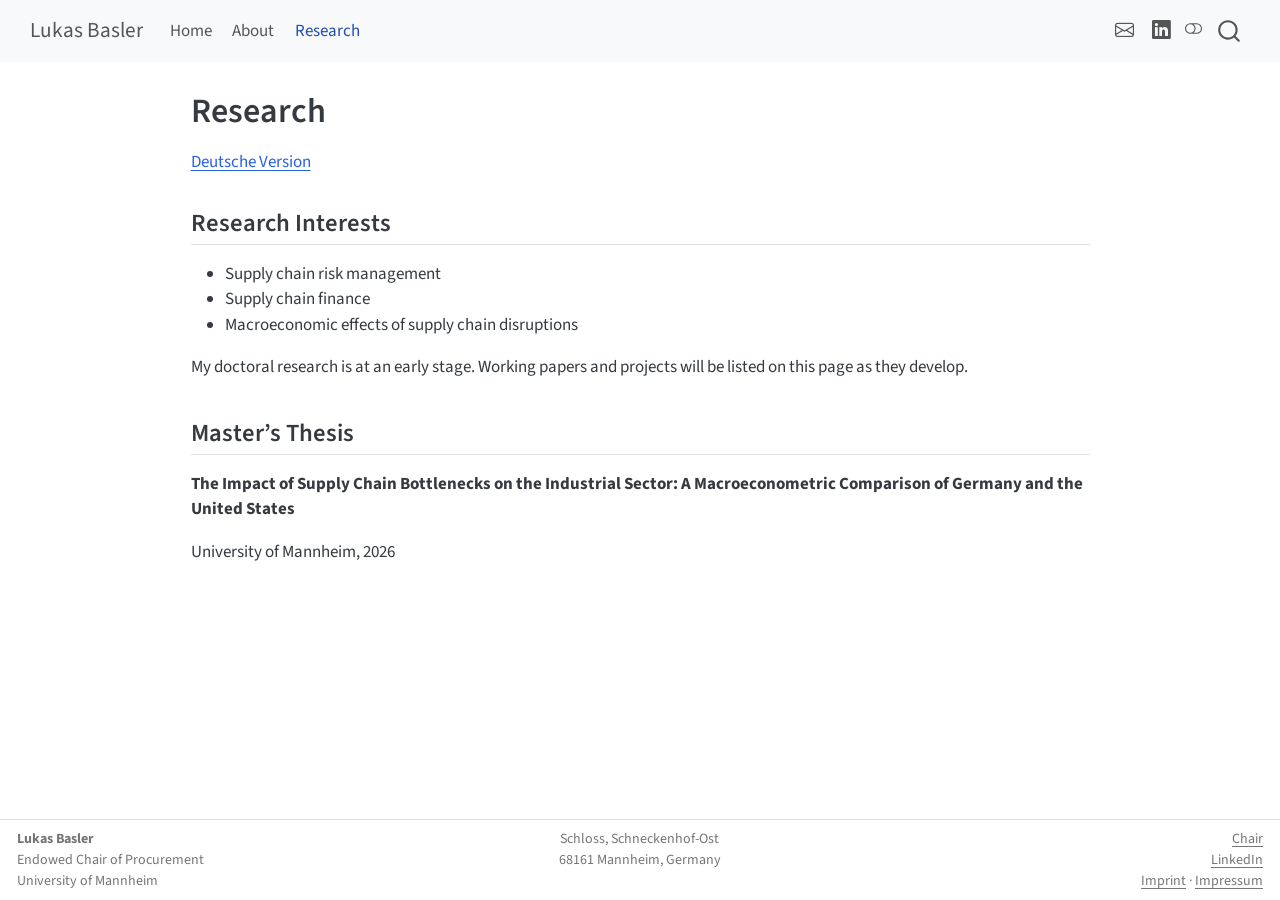
<file: research.html>
<!DOCTYPE html>
<html xmlns="http://www.w3.org/1999/xhtml" lang="en" xml:lang="en"><head>

<meta charset="utf-8">
<meta name="generator" content="quarto-1.10.18">

<meta name="viewport" content="width=device-width, initial-scale=1.0, user-scalable=yes">


<title>Research – Lukas Basler</title>
<style>
/* Default styles provided by pandoc.
** See https://pandoc.org/MANUAL.html#variables-for-html for config info.
*/
span.smallcaps{font-variant: small-caps;}
div.columns{display: flex; gap: 1.5em;}
div.column{flex: auto;}
@media screen {
div.columns{gap: min(4vw, 1.5em);}
div.column{overflow-x: auto;}
}
div.hanging-indent{margin-left: 1.5em; text-indent: -1.5em;}
ul.task-list{list-style: none;}
ul.task-list li input[type="checkbox"] {
  width: 0.8em;
  margin: 0 0.8em 0.2em -1em; /* quarto-specific, see https://github.com/quarto-dev/quarto-cli/issues/4556 */ 
  vertical-align: middle;
}
</style>


<script src="site_libs/quarto-nav/quarto-nav.js"></script>
<script src="site_libs/quarto-nav/headroom.min.js"></script>
<script src="site_libs/clipboard/clipboard.min.js"></script>
<script src="site_libs/quarto-search/autocomplete.umd.js"></script>
<script src="site_libs/quarto-search/fuse.min.js"></script>
<script src="site_libs/quarto-search/quarto-search.js"></script>
<meta name="quarto:offset" content="./">
<link href="./images/favicon.png" rel="icon" type="image/png">
<script src="site_libs/quarto-html/quarto.js" type="module"></script>
<script src="site_libs/quarto-html/tabsets/tabsets.js" type="module"></script>
<script src="site_libs/quarto-html/popper.min.js"></script>
<script src="site_libs/quarto-html/tippy.umd.min.js"></script>
<link href="site_libs/quarto-html/tippy.css" rel="stylesheet">
<link href="site_libs/quarto-html/quarto-syntax-highlighting-64a204ab8560d761af7679ceaba22944.css" rel="stylesheet" class="quarto-color-scheme" id="quarto-text-highlighting-styles">
<link href="site_libs/quarto-html/quarto-syntax-highlighting-dark-b85bc7c33db8c58e0ec93c3465666fed.css" rel="stylesheet" class="quarto-color-scheme quarto-color-alternate" id="quarto-text-highlighting-styles">
<link href="site_libs/quarto-html/quarto-syntax-highlighting-64a204ab8560d761af7679ceaba22944.css" rel="stylesheet" class="quarto-color-scheme-extra" id="quarto-text-highlighting-styles">
<script src="site_libs/bootstrap/bootstrap.min.js"></script>
<link href="site_libs/bootstrap/bootstrap-icons.css" rel="stylesheet">
<link href="site_libs/bootstrap/bootstrap-e89d3b980ffcc2bf369e9d9bfa556387.min.css" rel="stylesheet" append-hash="true" class="quarto-color-scheme" id="quarto-bootstrap" data-mode="light">
<link href="site_libs/bootstrap/bootstrap-dark-1c24a47d3c6db590eca2f4ee88fd7dce.min.css" rel="stylesheet" append-hash="true" class="quarto-color-scheme quarto-color-alternate" id="quarto-bootstrap" data-mode="dark">
<link href="site_libs/bootstrap/bootstrap-e89d3b980ffcc2bf369e9d9bfa556387.min.css" rel="stylesheet" append-hash="true" class="quarto-color-scheme-extra" id="quarto-bootstrap" data-mode="light">
<script id="quarto-search-options" type="application/json">{
  "location": "navbar",
  "copy-button": false,
  "collapse-after": 3,
  "panel-placement": "end",
  "type": "overlay",
  "limit": 50,
  "keyboard-shortcut": [
    "f",
    "/",
    "s"
  ],
  "show-item-context": false,
  "language": {
    "search-no-results-text": "No results",
    "search-matching-documents-text": "matching documents",
    "search-copy-link-title": "Copy link to search",
    "search-hide-matches-text": "Hide additional matches",
    "search-more-match-text": "more match in this document",
    "search-more-matches-text": "more matches in this document",
    "search-clear-button-title": "Clear",
    "search-text-placeholder": "",
    "search-detached-cancel-button-title": "Cancel",
    "search-submit-button-title": "Submit",
    "search-label": "Search"
  }
}</script>


<link rel="stylesheet" href="styles.css">
</head>

<body class="nav-fixed fullcontent quarto-light"><script id="quarto-html-before-body" type="application/javascript">
    const toggleBodyColorMode = (bsSheetEl) => {
      const mode = bsSheetEl.getAttribute("data-mode");
      const bodyEl = window.document.querySelector("body");
      if (mode === "dark") {
        bodyEl.classList.add("quarto-dark");
        bodyEl.classList.remove("quarto-light");
      } else {
        bodyEl.classList.add("quarto-light");
        bodyEl.classList.remove("quarto-dark");
      }
    }
    const toggleBodyColorPrimary = () => {
      const bsSheetEl = window.document.querySelector("link#quarto-bootstrap:not([rel=disabled-stylesheet])");
      if (bsSheetEl) {
        toggleBodyColorMode(bsSheetEl);
      }
    }
    const setColorSchemeToggle = (alternate) => {
      const toggles = window.document.querySelectorAll('.quarto-color-scheme-toggle');
      for (let i=0; i < toggles.length; i++) {
        const toggle = toggles[i];
        if (toggle) {
          if (alternate) {
            toggle.classList.add("alternate");
          } else {
            toggle.classList.remove("alternate");
          }
        }
      }
    };
    const toggleColorMode = (alternate) => {
      // Switch the stylesheets
      const primaryStylesheets = window.document.querySelectorAll('link.quarto-color-scheme:not(.quarto-color-alternate)');
      const alternateStylesheets = window.document.querySelectorAll('link.quarto-color-scheme.quarto-color-alternate');
      manageTransitions('#quarto-margin-sidebar .nav-link', false);
      if (alternate) {
        // note: dark is layered on light, we don't disable primary!
        enableStylesheet(alternateStylesheets);
        for (const sheetNode of alternateStylesheets) {
          if (sheetNode.id === "quarto-bootstrap") {
            toggleBodyColorMode(sheetNode);
          }
        }
      } else {
        disableStylesheet(alternateStylesheets);
        enableStylesheet(primaryStylesheets)
        toggleBodyColorPrimary();
      }
      manageTransitions('#quarto-margin-sidebar .nav-link', true);
      // Switch the toggles
      setColorSchemeToggle(alternate)
      // Hack to workaround the fact that safari doesn't
      // properly recolor the scrollbar when toggling (#1455)
      if (navigator.userAgent.indexOf('Safari') > 0 && navigator.userAgent.indexOf('Chrome') == -1) {
        manageTransitions("body", false);
        window.scrollTo(0, 1);
        setTimeout(() => {
          window.scrollTo(0, 0);
          manageTransitions("body", true);
        }, 40);
      }
    }
    const disableStylesheet = (stylesheets) => {
      for (let i=0; i < stylesheets.length; i++) {
        const stylesheet = stylesheets[i];
        stylesheet.rel = 'disabled-stylesheet';
      }
    }
    const enableStylesheet = (stylesheets) => {
      for (let i=0; i < stylesheets.length; i++) {
        const stylesheet = stylesheets[i];
        if(stylesheet.rel !== 'stylesheet') { // for Chrome, which will still FOUC without this check
          stylesheet.rel = 'stylesheet';
        }
      }
    }
    const manageTransitions = (selector, allowTransitions) => {
      const els = window.document.querySelectorAll(selector);
      for (let i=0; i < els.length; i++) {
        const el = els[i];
        if (allowTransitions) {
          el.classList.remove('notransition');
        } else {
          el.classList.add('notransition');
        }
      }
    }
    const isFileUrl = () => {
      return window.location.protocol === 'file:';
    }
    const hasAlternateSentinel = () => {
      let styleSentinel = getColorSchemeSentinel();
      if (styleSentinel !== null) {
        return styleSentinel === "alternate";
      } else {
        return false;
      }
    }
    const setStyleSentinel = (alternate) => {
      const value = alternate ? "alternate" : "default";
      if (!isFileUrl()) {
        window.localStorage.setItem("quarto-color-scheme", value);
      } else {
        localAlternateSentinel = value;
      }
    }
    const getColorSchemeSentinel = () => {
      if (!isFileUrl()) {
        const storageValue = window.localStorage.getItem("quarto-color-scheme");
        return storageValue != null ? storageValue : localAlternateSentinel;
      } else {
        return localAlternateSentinel;
      }
    }
    const toggleGiscusIfUsed = (isAlternate, darkModeDefault) => {
      const baseTheme = document.querySelector('#giscus-base-theme')?.value ?? 'light';
      const alternateTheme = document.querySelector('#giscus-alt-theme')?.value ?? 'dark';
      let newTheme = '';
      if(authorPrefersDark) {
        newTheme = isAlternate ? baseTheme : alternateTheme;
      } else {
        newTheme = isAlternate ? alternateTheme : baseTheme;
      }
      const changeGiscusTheme = () => {
        // From: https://github.com/giscus/giscus/issues/336
        const sendMessage = (message) => {
          const iframe = document.querySelector('iframe.giscus-frame');
          if (!iframe) return;
          iframe.contentWindow.postMessage({ giscus: message }, 'https://giscus.app');
        }
        sendMessage({
          setConfig: {
            theme: newTheme
          }
        });
      }
      const isGiscussLoaded = window.document.querySelector('iframe.giscus-frame') !== null;
      if (isGiscussLoaded) {
        changeGiscusTheme();
      }
    };
    const authorPrefersDark = false;
    const darkModeDefault = authorPrefersDark;
      document.querySelector('link#quarto-text-highlighting-styles.quarto-color-scheme-extra').rel = 'disabled-stylesheet';
      document.querySelector('link#quarto-bootstrap.quarto-color-scheme-extra').rel = 'disabled-stylesheet';
    let localAlternateSentinel = darkModeDefault ? 'alternate' : 'default';
    // Dark / light mode switch
    window.quartoToggleColorScheme = () => {
      // Read the current dark / light value
      let toAlternate = !hasAlternateSentinel();
      toggleColorMode(toAlternate);
      setStyleSentinel(toAlternate);
      toggleGiscusIfUsed(toAlternate, darkModeDefault);
      window.dispatchEvent(new Event('resize'));
    };
    // Switch to dark mode if need be
    if (hasAlternateSentinel()) {
      toggleColorMode(true);
    } else {
      toggleColorMode(false);
    }
  </script>

<div id="quarto-search-results"></div>
  <header id="quarto-header" class="headroom fixed-top">
    <nav class="navbar navbar-expand-lg " data-bs-theme="dark">
      <div class="navbar-container container-fluid">
      <div class="navbar-brand-container mx-auto">
    <a class="navbar-brand" href="./index.html">
    <span class="navbar-title">Lukas Basler</span>
    </a>
  </div>
            <div id="quarto-search" class="" title="Search"></div>
          <button class="navbar-toggler" type="button" data-bs-toggle="collapse" data-bs-target="#navbarCollapse" aria-controls="navbarCollapse" role="menu" aria-expanded="false" aria-label="Toggle navigation" onclick="if (window.quartoToggleHeadroom) { window.quartoToggleHeadroom(); }">
  <span class="navbar-toggler-icon"></span>
</button>
          <div class="collapse navbar-collapse" id="navbarCollapse">
            <ul class="navbar-nav navbar-nav-scroll me-auto">
  <li class="nav-item">
    <a class="nav-link" href="./index.html"> 
<span class="menu-text">Home</span></a>
  </li>  
  <li class="nav-item">
    <a class="nav-link" href="./about.html"> 
<span class="menu-text">About</span></a>
  </li>  
  <li class="nav-item">
    <a class="nav-link active" href="./research.html" aria-current="page"> 
<span class="menu-text">Research</span></a>
  </li>  
</ul>
            <ul class="navbar-nav navbar-nav-scroll ms-auto">
  <li class="nav-item compact">
    <a class="nav-link" href="mailto:lukas.basler@uni-mannheim.de"> <i class="bi bi-envelope" role="img" aria-label="Email">
</i> 
<span class="menu-text"></span></a>
  </li>  
  <li class="nav-item compact">
    <a class="nav-link" href="https://www.linkedin.com/in/lukas-basler/"> <i class="bi bi-linkedin" role="img" aria-label="LinkedIn">
</i> 
<span class="menu-text"></span></a>
  </li>  
</ul>
          </div> <!-- /navcollapse -->
            <div class="quarto-navbar-tools">
  <a href="" class="quarto-color-scheme-toggle quarto-navigation-tool  px-1" onclick="window.quartoToggleColorScheme(); return false;" title="Toggle dark mode"><i class="bi"></i></a>
</div>
      </div> <!-- /container-fluid -->
    </nav>
</header>
<!-- content -->
<div id="quarto-content" class="quarto-container page-columns page-rows-contents page-layout-article page-navbar">
<!-- sidebar -->
<!-- margin-sidebar -->
    
<!-- main -->
<main class="content" id="quarto-document-content">


<header id="title-block-header" class="quarto-title-block default">
<div class="quarto-title">
<h1 class="title">Research</h1>
</div>



<div class="quarto-title-meta">

    
  
    
  </div>
  


</header>


<p><a href="./de/research.html">Deutsche Version</a></p>
<section id="research-interests" class="level2">
<h2 data-anchor-id="research-interests">Research Interests</h2>
<ul>
<li>Supply chain risk management</li>
<li>Supply chain finance</li>
<li>Macroeconomic effects of supply chain disruptions</li>
</ul>
<p>My doctoral research is at an early stage. Working papers and projects will be listed on this page as they develop.</p>
</section>
<section id="masters-thesis" class="level2">
<h2 data-anchor-id="masters-thesis">Master’s Thesis</h2>
<p><strong>The Impact of Supply Chain Bottlenecks on the Industrial Sector: A Macroeconometric Comparison of Germany and the United States</strong></p>
<p>University of Mannheim, 2026</p>


</section>

</main> <!-- /main -->
<script id="quarto-html-after-body" type="application/javascript">
  window.document.addEventListener("DOMContentLoaded", function (event) {
    // Ensure there is a toggle, if there isn't float one in the top right
    if (window.document.querySelector('.quarto-color-scheme-toggle') === null) {
      const a = window.document.createElement('a');
      a.classList.add('top-right');
      a.classList.add('quarto-color-scheme-toggle');
      a.href = "";
      a.onclick = function() { try { window.quartoToggleColorScheme(); } catch {} return false; };
      const i = window.document.createElement("i");
      i.classList.add('bi');
      a.appendChild(i);
      window.document.body.appendChild(a);
    }
    setColorSchemeToggle(hasAlternateSentinel())
    const isCodeAnnotation = (el) => {
      for (const clz of el.classList) {
        if (clz.startsWith('code-annotation-')) {                     
          return true;
        }
      }
      return false;
    }
    const onCopySuccess = function(e) {
      // button target
      const button = e.trigger;
      // don't keep focus
      button.blur();
      // flash "checked"
      button.classList.add('code-copy-button-checked');
      var currentTitle = button.getAttribute("title");
      button.setAttribute("title", "Copied!");
      let tooltip;
      if (window.bootstrap) {
        button.setAttribute("data-bs-toggle", "tooltip");
        button.setAttribute("data-bs-placement", "left");
        button.setAttribute("data-bs-title", "Copied!");
        tooltip = new bootstrap.Tooltip(button, 
          { trigger: "manual", 
            customClass: "code-copy-button-tooltip",
            offset: [0, -8]});
        tooltip.show();    
      }
      setTimeout(function() {
        if (tooltip) {
          tooltip.hide();
          button.removeAttribute("data-bs-title");
          button.removeAttribute("data-bs-toggle");
          button.removeAttribute("data-bs-placement");
        }
        button.setAttribute("title", currentTitle);
        button.classList.remove('code-copy-button-checked');
      }, 1000);
      // clear code selection
      e.clearSelection();
    }
    const getTextToCopy = function(trigger) {
      const outerScaffold = trigger.parentElement.cloneNode(true);
      const codeEl = outerScaffold.querySelector('code');
      for (const childEl of codeEl.children) {
        if (isCodeAnnotation(childEl)) {
          childEl.remove();
        }
      }
      return codeEl.innerText;
    }
    const clipboard = new window.ClipboardJS('.code-copy-button:not([data-in-quarto-modal])', {
      text: getTextToCopy
    });
    clipboard.on('success', onCopySuccess);
    if (window.document.getElementById('quarto-embedded-source-code-modal')) {
      const clipboardModal = new window.ClipboardJS('.code-copy-button[data-in-quarto-modal]', {
        text: getTextToCopy,
        container: window.document.getElementById('quarto-embedded-source-code-modal')
      });
      clipboardModal.on('success', onCopySuccess);
    }
      var localhostRegex = new RegExp(/^(?:http|https):\/\/localhost\:?[0-9]*\//);
      var mailtoRegex = new RegExp(/^mailto:/);
        var filterRegex = new RegExp("https:\/\/lukas-basler\.github\.io");
      var isInternal = (href) => {
          return filterRegex.test(href) || localhostRegex.test(href) || mailtoRegex.test(href);
      }
      // Inspect non-navigation links and adorn them if external
     var links = window.document.querySelectorAll('a[href]:not(.nav-link):not(.navbar-brand):not(.toc-action):not(.sidebar-link):not(.sidebar-item-toggle):not(.pagination-link):not(.no-external):not([aria-hidden]):not(.dropdown-item):not(.quarto-navigation-tool):not(.about-link)');
      for (var i=0; i<links.length; i++) {
        const link = links[i];
        if (!isInternal(link.href)) {
          // undo the damage that might have been done by quarto-nav.js in the case of
          // links that we want to consider external
          if (link.dataset.originalHref !== undefined) {
            link.href = link.dataset.originalHref;
          }
        }
      }
    function tippyHover(el, contentFn, onTriggerFn, onUntriggerFn) {
      const config = {
        allowHTML: true,
        maxWidth: 500,
        delay: 100,
        arrow: false,
        appendTo: function(el) {
            return el.parentElement;
        },
        interactive: true,
        interactiveBorder: 10,
        theme: 'quarto',
        placement: 'bottom-start',
      };
      if (contentFn) {
        config.content = contentFn;
      }
      if (onTriggerFn) {
        config.onTrigger = onTriggerFn;
      }
      if (onUntriggerFn) {
        config.onUntrigger = onUntriggerFn;
      }
      window.tippy(el, config); 
    }
    const noterefs = window.document.querySelectorAll('a[role="doc-noteref"]');
    for (var i=0; i<noterefs.length; i++) {
      const ref = noterefs[i];
      tippyHover(ref, function() {
        // use id or data attribute instead here
        let href = ref.getAttribute('data-footnote-href') || ref.getAttribute('href');
        try { href = new URL(href).hash; } catch {}
        const id = href.replace(/^#\/?/, "");
        const note = window.document.getElementById(id);
        if (note) {
          return note.innerHTML;
        } else {
          return "";
        }
      });
    }
    const xrefs = window.document.querySelectorAll('a.quarto-xref');
    const processXRef = (id, note) => {
      // Strip column container classes
      const stripColumnClz = (el) => {
        el.classList.remove("page-full", "page-columns");
        if (el.children) {
          for (const child of el.children) {
            stripColumnClz(child);
          }
        }
      }
      stripColumnClz(note)
      if (id === null || id.startsWith('sec-')) {
        // Special case sections, only their first couple elements
        const container = document.createElement("div");
        if (note.children && note.children.length > 2) {
          container.appendChild(note.children[0].cloneNode(true));
          for (let i = 1; i < note.children.length; i++) {
            const child = note.children[i];
            if (child.tagName === "P" && child.innerText === "") {
              continue;
            } else {
              container.appendChild(child.cloneNode(true));
              break;
            }
          }
          if (window.Quarto?.typesetMath) {
            window.Quarto.typesetMath(container);
          }
          return container.innerHTML
        } else {
          if (window.Quarto?.typesetMath) {
            window.Quarto.typesetMath(note);
          }
          return note.innerHTML;
        }
      } else {
        // Remove any anchor links if they are present
        const anchorLink = note.querySelector('a.anchorjs-link');
        if (anchorLink) {
          anchorLink.remove();
        }
        if (window.Quarto?.typesetMath) {
          window.Quarto.typesetMath(note);
        }
        if (note.classList.contains("callout")) {
          return note.outerHTML;
        } else {
          return note.innerHTML;
        }
      }
    }
    for (var i=0; i<xrefs.length; i++) {
      const xref = xrefs[i];
      tippyHover(xref, undefined, function(instance) {
        instance.disable();
        let url = xref.getAttribute('href');
        let hash = undefined; 
        if (url.startsWith('#')) {
          hash = url;
        } else {
          try { hash = new URL(url).hash; } catch {}
        }
        if (hash) {
          const id = hash.replace(/^#\/?/, "");
          const note = window.document.getElementById(id);
          if (note !== null) {
            try {
              const html = processXRef(id, note.cloneNode(true));
              instance.setContent(html);
            } finally {
              instance.enable();
              instance.show();
            }
          } else {
            // See if we can fetch this
            fetch(url.split('#')[0])
            .then(res => res.text())
            .then(html => {
              const parser = new DOMParser();
              const htmlDoc = parser.parseFromString(html, "text/html");
              const note = htmlDoc.getElementById(id);
              if (note !== null) {
                const html = processXRef(id, note);
                instance.setContent(html);
              } 
            }).finally(() => {
              instance.enable();
              instance.show();
            });
          }
        } else {
          // See if we can fetch a full url (with no hash to target)
          // This is a special case and we should probably do some content thinning / targeting
          fetch(url)
          .then(res => res.text())
          .then(html => {
            const parser = new DOMParser();
            const htmlDoc = parser.parseFromString(html, "text/html");
            const note = htmlDoc.querySelector('main.content');
            if (note !== null) {
              // This should only happen for chapter cross references
              // (since there is no id in the URL)
              // remove the first header
              if (note.children.length > 0 && note.children[0].tagName === "HEADER") {
                note.children[0].remove();
              }
              const html = processXRef(null, note);
              instance.setContent(html);
            } 
          }).finally(() => {
            instance.enable();
            instance.show();
          });
        }
      }, function(instance) {
      });
    }
        let selectedAnnoteEl;
        const selectorForAnnotation = ( cell, annotation) => {
          let cellAttr = 'data-code-cell="' + cell + '"';
          let lineAttr = 'data-code-annotation="' +  annotation + '"';
          const selector = 'span[' + cellAttr + '][' + lineAttr + ']';
          return selector;
        }
        const selectCodeLines = (annoteEl) => {
          const doc = window.document;
          const targetCell = annoteEl.getAttribute("data-target-cell");
          const targetAnnotation = annoteEl.getAttribute("data-target-annotation");
          const annoteSpan = window.document.querySelector(selectorForAnnotation(targetCell, targetAnnotation));
          const lines = annoteSpan.getAttribute("data-code-lines").split(",");
          const lineIds = lines.map((line) => {
            return targetCell + "-" + line;
          })
          let top = null;
          let height = null;
          let parent = null;
          if (lineIds.length > 0) {
              //compute the position of the single el (top and bottom and make a div)
              const el = window.document.getElementById(lineIds[0]);
              top = el.offsetTop;
              height = el.offsetHeight;
              parent = el.parentElement.parentElement;
            if (lineIds.length > 1) {
              const lastEl = window.document.getElementById(lineIds[lineIds.length - 1]);
              const bottom = lastEl.offsetTop + lastEl.offsetHeight;
              height = bottom - top;
            }
            if (top !== null && height !== null && parent !== null) {
              // cook up a div (if necessary) and position it 
              let div = window.document.getElementById("code-annotation-line-highlight");
              if (div === null) {
                div = window.document.createElement("div");
                div.setAttribute("id", "code-annotation-line-highlight");
                div.style.position = 'absolute';
                parent.appendChild(div);
              }
              div.style.top = top - 2 + "px";
              div.style.height = height + 4 + "px";
              div.style.left = 0;
              let gutterDiv = window.document.getElementById("code-annotation-line-highlight-gutter");
              if (gutterDiv === null) {
                gutterDiv = window.document.createElement("div");
                gutterDiv.setAttribute("id", "code-annotation-line-highlight-gutter");
                gutterDiv.style.position = 'absolute';
                const codeCell = window.document.getElementById(targetCell);
                const gutter = codeCell.querySelector('.code-annotation-gutter');
                gutter.appendChild(gutterDiv);
              }
              gutterDiv.style.top = top - 2 + "px";
              gutterDiv.style.height = height + 4 + "px";
            }
            selectedAnnoteEl = annoteEl;
          }
        };
        const unselectCodeLines = () => {
          const elementsIds = ["code-annotation-line-highlight", "code-annotation-line-highlight-gutter"];
          elementsIds.forEach((elId) => {
            const div = window.document.getElementById(elId);
            if (div) {
              div.remove();
            }
          });
          selectedAnnoteEl = undefined;
        };
          // Handle positioning of the toggle
      window.addEventListener(
        "resize",
        throttle(() => {
          elRect = undefined;
          if (selectedAnnoteEl) {
            selectCodeLines(selectedAnnoteEl);
          }
        }, 10)
      );
      function throttle(fn, ms) {
      let throttle = false;
      let timer;
        return (...args) => {
          if(!throttle) { // first call gets through
              fn.apply(this, args);
              throttle = true;
          } else { // all the others get throttled
              if(timer) clearTimeout(timer); // cancel #2
              timer = setTimeout(() => {
                fn.apply(this, args);
                timer = throttle = false;
              }, ms);
          }
        };
      }
        // Attach click handler to the DT
        const annoteDls = window.document.querySelectorAll('dt[data-target-cell]');
        for (const annoteDlNode of annoteDls) {
          annoteDlNode.addEventListener('click', (event) => {
            const clickedEl = event.target;
            if (clickedEl !== selectedAnnoteEl) {
              unselectCodeLines();
              const activeEl = window.document.querySelector('dt[data-target-cell].code-annotation-active');
              if (activeEl) {
                activeEl.classList.remove('code-annotation-active');
              }
              selectCodeLines(clickedEl);
              clickedEl.classList.add('code-annotation-active');
            } else {
              // Unselect the line
              unselectCodeLines();
              clickedEl.classList.remove('code-annotation-active');
            }
          });
        }
    const findCites = (el) => {
      const parentEl = el.parentElement;
      if (parentEl) {
        const cites = parentEl.dataset.cites;
        if (cites) {
          return {
            el,
            cites: cites.split(' ')
          };
        } else {
          return findCites(el.parentElement)
        }
      } else {
        return undefined;
      }
    };
    var bibliorefs = window.document.querySelectorAll('a[role="doc-biblioref"]');
    for (var i=0; i<bibliorefs.length; i++) {
      const ref = bibliorefs[i];
      const citeInfo = findCites(ref);
      if (citeInfo) {
        tippyHover(citeInfo.el, function() {
          var popup = window.document.createElement('div');
          citeInfo.cites.forEach(function(cite) {
            var citeDiv = window.document.createElement('div');
            citeDiv.classList.add('hanging-indent');
            citeDiv.classList.add('csl-entry');
            var biblioDiv = window.document.getElementById('ref-' + cite);
            if (biblioDiv) {
              citeDiv.innerHTML = biblioDiv.innerHTML;
            }
            popup.appendChild(citeDiv);
          });
          return popup.innerHTML;
        });
      }
    }
  });
  </script>
</div> <!-- /content -->
<footer class="footer">
  <div class="nav-footer">
    <div class="nav-footer-left">
<p><strong>Lukas Basler</strong><br> Endowed Chair of Procurement<br> University of Mannheim</p>
</div>   
    <div class="nav-footer-center">
<p>Schloss, Schneckenhof-Ost<br> 68161 Mannheim, Germany</p>
</div>
    <div class="nav-footer-right">
<p><a href="https://www.bwl.uni-mannheim.de/en/bode/">Chair</a><br> <a href="https://www.linkedin.com/in/lukas-basler/">LinkedIn</a><br> <a href="./imprint.html">Imprint</a> · <a href="./de/imprint.html">Impressum</a></p>
</div>
  </div>
</footer>




</body></html>
</file>
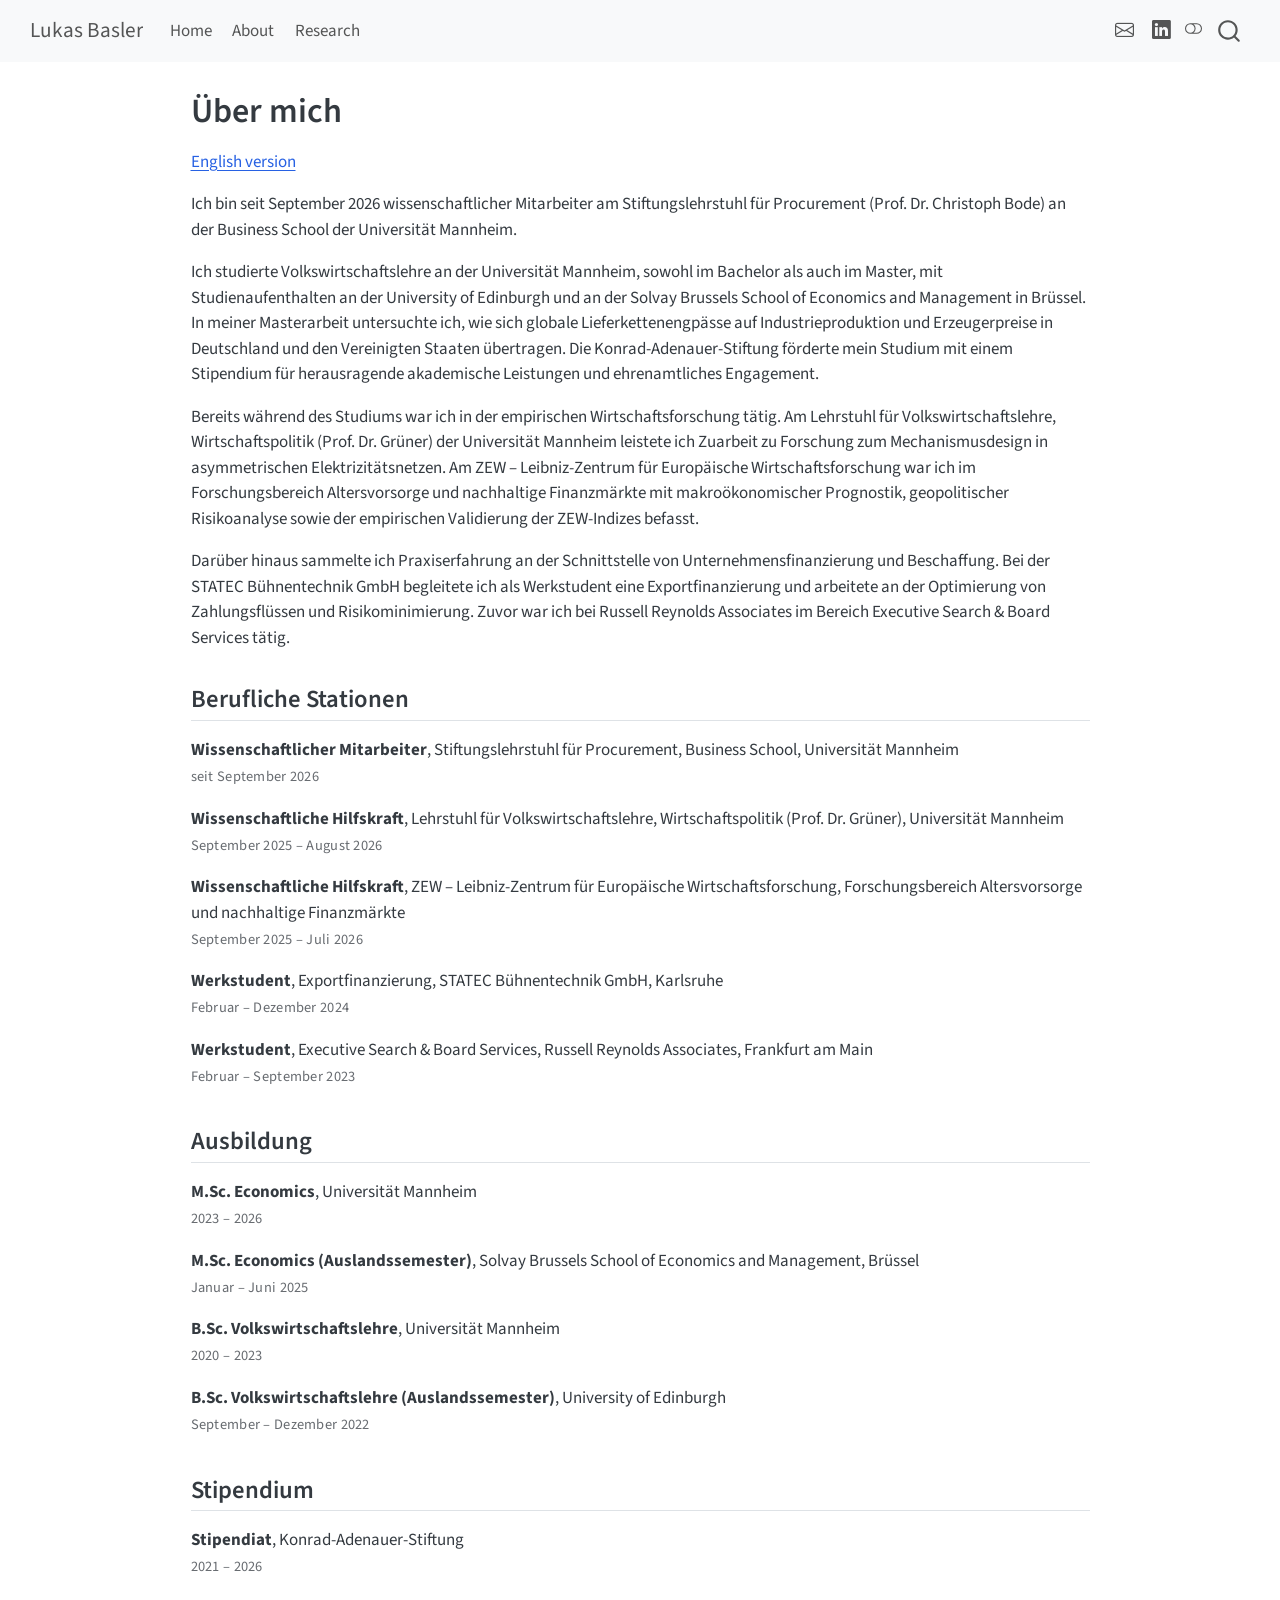
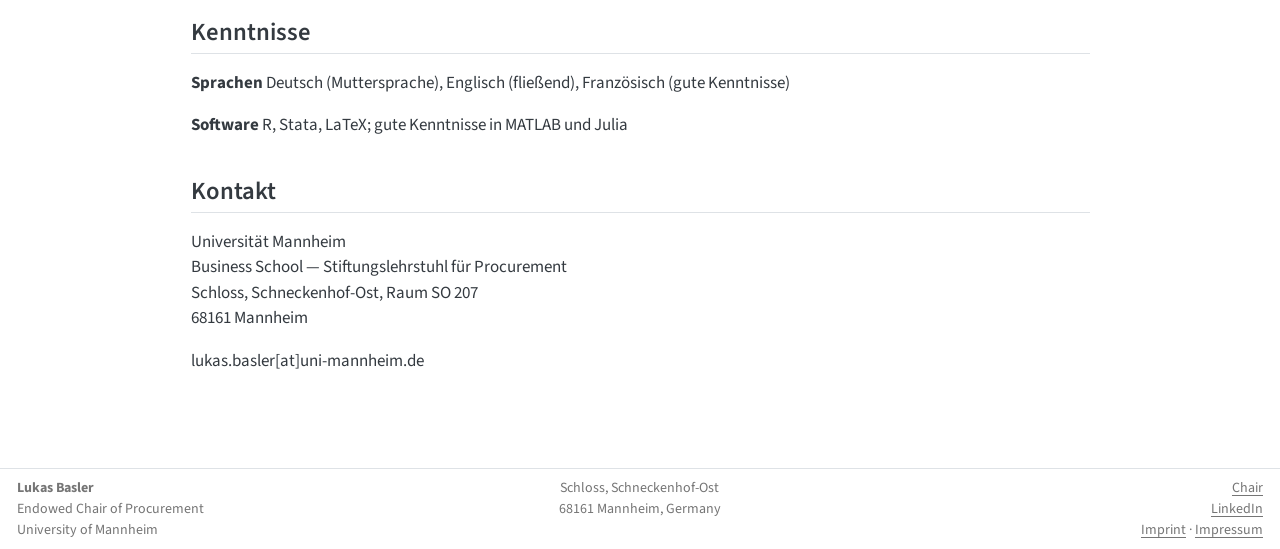
<file: de/about.html>
<!DOCTYPE html>
<html xmlns="http://www.w3.org/1999/xhtml" lang="de" xml:lang="de"><head>

<meta charset="utf-8">
<meta name="generator" content="quarto-1.10.18">

<meta name="viewport" content="width=device-width, initial-scale=1.0, user-scalable=yes">


<title>Über mich – Lukas Basler</title>
<style>
/* Default styles provided by pandoc.
** See https://pandoc.org/MANUAL.html#variables-for-html for config info.
*/
span.smallcaps{font-variant: small-caps;}
div.columns{display: flex; gap: 1.5em;}
div.column{flex: auto;}
@media screen {
div.columns{gap: min(4vw, 1.5em);}
div.column{overflow-x: auto;}
}
div.hanging-indent{margin-left: 1.5em; text-indent: -1.5em;}
ul.task-list{list-style: none;}
ul.task-list li input[type="checkbox"] {
  width: 0.8em;
  margin: 0 0.8em 0.2em -1em; /* quarto-specific, see https://github.com/quarto-dev/quarto-cli/issues/4556 */ 
  vertical-align: middle;
}
</style>


<script src="../site_libs/quarto-nav/quarto-nav.js"></script>
<script src="../site_libs/quarto-nav/headroom.min.js"></script>
<script src="../site_libs/clipboard/clipboard.min.js"></script>
<script src="../site_libs/quarto-search/autocomplete.umd.js"></script>
<script src="../site_libs/quarto-search/fuse.min.js"></script>
<script src="../site_libs/quarto-search/quarto-search.js"></script>
<meta name="quarto:offset" content="../">
<link href="../images/favicon.png" rel="icon" type="image/png">
<script src="../site_libs/quarto-html/quarto.js" type="module"></script>
<script src="../site_libs/quarto-html/tabsets/tabsets.js" type="module"></script>
<script src="../site_libs/quarto-html/popper.min.js"></script>
<script src="../site_libs/quarto-html/tippy.umd.min.js"></script>
<link href="../site_libs/quarto-html/tippy.css" rel="stylesheet">
<link href="../site_libs/quarto-html/quarto-syntax-highlighting-64a204ab8560d761af7679ceaba22944.css" rel="stylesheet" class="quarto-color-scheme" id="quarto-text-highlighting-styles">
<link href="../site_libs/quarto-html/quarto-syntax-highlighting-dark-b85bc7c33db8c58e0ec93c3465666fed.css" rel="stylesheet" class="quarto-color-scheme quarto-color-alternate" id="quarto-text-highlighting-styles">
<link href="../site_libs/quarto-html/quarto-syntax-highlighting-64a204ab8560d761af7679ceaba22944.css" rel="stylesheet" class="quarto-color-scheme-extra" id="quarto-text-highlighting-styles">
<script src="../site_libs/bootstrap/bootstrap.min.js"></script>
<link href="../site_libs/bootstrap/bootstrap-icons.css" rel="stylesheet">
<link href="../site_libs/bootstrap/bootstrap-e89d3b980ffcc2bf369e9d9bfa556387.min.css" rel="stylesheet" append-hash="true" class="quarto-color-scheme" id="quarto-bootstrap" data-mode="light">
<link href="../site_libs/bootstrap/bootstrap-dark-1c24a47d3c6db590eca2f4ee88fd7dce.min.css" rel="stylesheet" append-hash="true" class="quarto-color-scheme quarto-color-alternate" id="quarto-bootstrap" data-mode="dark">
<link href="../site_libs/bootstrap/bootstrap-e89d3b980ffcc2bf369e9d9bfa556387.min.css" rel="stylesheet" append-hash="true" class="quarto-color-scheme-extra" id="quarto-bootstrap" data-mode="light">
<script id="quarto-search-options" type="application/json">{
  "location": "navbar",
  "copy-button": false,
  "collapse-after": 3,
  "panel-placement": "end",
  "type": "overlay",
  "limit": 50,
  "keyboard-shortcut": [
    "f",
    "/",
    "s"
  ],
  "show-item-context": false,
  "language": {
    "search-no-results-text": "Keine Treffer",
    "search-matching-documents-text": "Treffer",
    "search-copy-link-title": "Link in die Suche kopieren",
    "search-hide-matches-text": "Zusätzliche Treffer verbergen",
    "search-more-match-text": "weitere Treffer in diesem Dokument",
    "search-more-matches-text": "weitere Treffer in diesem Dokument",
    "search-clear-button-title": "Zurücksetzen",
    "search-text-placeholder": "",
    "search-detached-cancel-button-title": "Abbrechen",
    "search-submit-button-title": "Abschicken",
    "search-label": "Suchen"
  }
}</script>


<link rel="stylesheet" href="../styles.css">
</head>

<body class="nav-fixed fullcontent quarto-light"><script id="quarto-html-before-body" type="application/javascript">
    const toggleBodyColorMode = (bsSheetEl) => {
      const mode = bsSheetEl.getAttribute("data-mode");
      const bodyEl = window.document.querySelector("body");
      if (mode === "dark") {
        bodyEl.classList.add("quarto-dark");
        bodyEl.classList.remove("quarto-light");
      } else {
        bodyEl.classList.add("quarto-light");
        bodyEl.classList.remove("quarto-dark");
      }
    }
    const toggleBodyColorPrimary = () => {
      const bsSheetEl = window.document.querySelector("link#quarto-bootstrap:not([rel=disabled-stylesheet])");
      if (bsSheetEl) {
        toggleBodyColorMode(bsSheetEl);
      }
    }
    const setColorSchemeToggle = (alternate) => {
      const toggles = window.document.querySelectorAll('.quarto-color-scheme-toggle');
      for (let i=0; i < toggles.length; i++) {
        const toggle = toggles[i];
        if (toggle) {
          if (alternate) {
            toggle.classList.add("alternate");
          } else {
            toggle.classList.remove("alternate");
          }
        }
      }
    };
    const toggleColorMode = (alternate) => {
      // Switch the stylesheets
      const primaryStylesheets = window.document.querySelectorAll('link.quarto-color-scheme:not(.quarto-color-alternate)');
      const alternateStylesheets = window.document.querySelectorAll('link.quarto-color-scheme.quarto-color-alternate');
      manageTransitions('#quarto-margin-sidebar .nav-link', false);
      if (alternate) {
        // note: dark is layered on light, we don't disable primary!
        enableStylesheet(alternateStylesheets);
        for (const sheetNode of alternateStylesheets) {
          if (sheetNode.id === "quarto-bootstrap") {
            toggleBodyColorMode(sheetNode);
          }
        }
      } else {
        disableStylesheet(alternateStylesheets);
        enableStylesheet(primaryStylesheets)
        toggleBodyColorPrimary();
      }
      manageTransitions('#quarto-margin-sidebar .nav-link', true);
      // Switch the toggles
      setColorSchemeToggle(alternate)
      // Hack to workaround the fact that safari doesn't
      // properly recolor the scrollbar when toggling (#1455)
      if (navigator.userAgent.indexOf('Safari') > 0 && navigator.userAgent.indexOf('Chrome') == -1) {
        manageTransitions("body", false);
        window.scrollTo(0, 1);
        setTimeout(() => {
          window.scrollTo(0, 0);
          manageTransitions("body", true);
        }, 40);
      }
    }
    const disableStylesheet = (stylesheets) => {
      for (let i=0; i < stylesheets.length; i++) {
        const stylesheet = stylesheets[i];
        stylesheet.rel = 'disabled-stylesheet';
      }
    }
    const enableStylesheet = (stylesheets) => {
      for (let i=0; i < stylesheets.length; i++) {
        const stylesheet = stylesheets[i];
        if(stylesheet.rel !== 'stylesheet') { // for Chrome, which will still FOUC without this check
          stylesheet.rel = 'stylesheet';
        }
      }
    }
    const manageTransitions = (selector, allowTransitions) => {
      const els = window.document.querySelectorAll(selector);
      for (let i=0; i < els.length; i++) {
        const el = els[i];
        if (allowTransitions) {
          el.classList.remove('notransition');
        } else {
          el.classList.add('notransition');
        }
      }
    }
    const isFileUrl = () => {
      return window.location.protocol === 'file:';
    }
    const hasAlternateSentinel = () => {
      let styleSentinel = getColorSchemeSentinel();
      if (styleSentinel !== null) {
        return styleSentinel === "alternate";
      } else {
        return false;
      }
    }
    const setStyleSentinel = (alternate) => {
      const value = alternate ? "alternate" : "default";
      if (!isFileUrl()) {
        window.localStorage.setItem("quarto-color-scheme", value);
      } else {
        localAlternateSentinel = value;
      }
    }
    const getColorSchemeSentinel = () => {
      if (!isFileUrl()) {
        const storageValue = window.localStorage.getItem("quarto-color-scheme");
        return storageValue != null ? storageValue : localAlternateSentinel;
      } else {
        return localAlternateSentinel;
      }
    }
    const toggleGiscusIfUsed = (isAlternate, darkModeDefault) => {
      const baseTheme = document.querySelector('#giscus-base-theme')?.value ?? 'light';
      const alternateTheme = document.querySelector('#giscus-alt-theme')?.value ?? 'dark';
      let newTheme = '';
      if(authorPrefersDark) {
        newTheme = isAlternate ? baseTheme : alternateTheme;
      } else {
        newTheme = isAlternate ? alternateTheme : baseTheme;
      }
      const changeGiscusTheme = () => {
        // From: https://github.com/giscus/giscus/issues/336
        const sendMessage = (message) => {
          const iframe = document.querySelector('iframe.giscus-frame');
          if (!iframe) return;
          iframe.contentWindow.postMessage({ giscus: message }, 'https://giscus.app');
        }
        sendMessage({
          setConfig: {
            theme: newTheme
          }
        });
      }
      const isGiscussLoaded = window.document.querySelector('iframe.giscus-frame') !== null;
      if (isGiscussLoaded) {
        changeGiscusTheme();
      }
    };
    const authorPrefersDark = false;
    const darkModeDefault = authorPrefersDark;
      document.querySelector('link#quarto-text-highlighting-styles.quarto-color-scheme-extra').rel = 'disabled-stylesheet';
      document.querySelector('link#quarto-bootstrap.quarto-color-scheme-extra').rel = 'disabled-stylesheet';
    let localAlternateSentinel = darkModeDefault ? 'alternate' : 'default';
    // Dark / light mode switch
    window.quartoToggleColorScheme = () => {
      // Read the current dark / light value
      let toAlternate = !hasAlternateSentinel();
      toggleColorMode(toAlternate);
      setStyleSentinel(toAlternate);
      toggleGiscusIfUsed(toAlternate, darkModeDefault);
      window.dispatchEvent(new Event('resize'));
    };
    // Switch to dark mode if need be
    if (hasAlternateSentinel()) {
      toggleColorMode(true);
    } else {
      toggleColorMode(false);
    }
  </script>

<div id="quarto-search-results"></div>
  <header id="quarto-header" class="headroom fixed-top">
    <nav class="navbar navbar-expand-lg " data-bs-theme="dark">
      <div class="navbar-container container-fluid">
      <div class="navbar-brand-container mx-auto">
    <a class="navbar-brand" href="../index.html">
    <span class="navbar-title">Lukas Basler</span>
    </a>
  </div>
            <div id="quarto-search" class="" title="Suchen"></div>
          <button class="navbar-toggler" type="button" data-bs-toggle="collapse" data-bs-target="#navbarCollapse" aria-controls="navbarCollapse" role="menu" aria-expanded="false" aria-label="Navigation umschalten" onclick="if (window.quartoToggleHeadroom) { window.quartoToggleHeadroom(); }">
  <span class="navbar-toggler-icon"></span>
</button>
          <div class="collapse navbar-collapse" id="navbarCollapse">
            <ul class="navbar-nav navbar-nav-scroll me-auto">
  <li class="nav-item">
    <a class="nav-link" href="../index.html"> 
<span class="menu-text">Home</span></a>
  </li>  
  <li class="nav-item">
    <a class="nav-link" href="../about.html"> 
<span class="menu-text">About</span></a>
  </li>  
  <li class="nav-item">
    <a class="nav-link" href="../research.html"> 
<span class="menu-text">Research</span></a>
  </li>  
</ul>
            <ul class="navbar-nav navbar-nav-scroll ms-auto">
  <li class="nav-item compact">
    <a class="nav-link" href="mailto:lukas.basler@uni-mannheim.de"> <i class="bi bi-envelope" role="img" aria-label="Email">
</i> 
<span class="menu-text"></span></a>
  </li>  
  <li class="nav-item compact">
    <a class="nav-link" href="https://www.linkedin.com/in/lukas-basler/"> <i class="bi bi-linkedin" role="img" aria-label="LinkedIn">
</i> 
<span class="menu-text"></span></a>
  </li>  
</ul>
          </div> <!-- /navcollapse -->
            <div class="quarto-navbar-tools">
  <a href="" class="quarto-color-scheme-toggle quarto-navigation-tool  px-1" onclick="window.quartoToggleColorScheme(); return false;" title="Dunkelmodus umschalten"><i class="bi"></i></a>
</div>
      </div> <!-- /container-fluid -->
    </nav>
</header>
<!-- content -->
<div id="quarto-content" class="quarto-container page-columns page-rows-contents page-layout-article page-navbar">
<!-- sidebar -->
<!-- margin-sidebar -->
    
<!-- main -->
<main class="content" id="quarto-document-content">


<header id="title-block-header" class="quarto-title-block default">
<div class="quarto-title">
<h1 class="title">Über mich</h1>
</div>



<div class="quarto-title-meta">

    
  
    
  </div>
  


</header>


<p><a href="../about.html">English version</a></p>
<p>Ich bin seit September 2026 wissenschaftlicher Mitarbeiter am Stiftungslehrstuhl für Procurement (Prof.&nbsp;Dr.&nbsp;Christoph Bode) an der Business School der Universität Mannheim.</p>
<p>Ich studierte Volkswirtschaftslehre an der Universität Mannheim, sowohl im Bachelor als auch im Master, mit Studienaufenthalten an der University of Edinburgh und an der Solvay Brussels School of Economics and Management in Brüssel. In meiner Masterarbeit untersuchte ich, wie sich globale Lieferkettenengpässe auf Industrieproduktion und Erzeugerpreise in Deutschland und den Vereinigten Staaten übertragen. Die Konrad-Adenauer-Stiftung förderte mein Studium mit einem Stipendium für herausragende akademische Leistungen und ehrenamtliches Engagement.</p>
<p>Bereits während des Studiums war ich in der empirischen Wirtschaftsforschung tätig. Am Lehrstuhl für Volkswirtschaftslehre, Wirtschaftspolitik (Prof.&nbsp;Dr.&nbsp;Grüner) der Universität Mannheim leistete ich Zuarbeit zu Forschung zum Mechanismusdesign in asymmetrischen Elektrizitätsnetzen. Am ZEW – Leibniz-Zentrum für Europäische Wirtschaftsforschung war ich im Forschungsbereich Altersvorsorge und nachhaltige Finanzmärkte mit makroökonomischer Prognostik, geopolitischer Risikoanalyse sowie der empirischen Validierung der ZEW-Indizes befasst.</p>
<p>Darüber hinaus sammelte ich Praxiserfahrung an der Schnittstelle von Unternehmensfinanzierung und Beschaffung. Bei der STATEC Bühnentechnik GmbH begleitete ich als Werkstudent eine Exportfinanzierung und arbeitete an der Optimierung von Zahlungsflüssen und Risikominimierung. Zuvor war ich bei Russell Reynolds Associates im Bereich Executive Search &amp; Board Services tätig.</p>
<section id="berufliche-stationen" class="level2">
<h2 data-anchor-id="berufliche-stationen">Berufliche Stationen</h2>
<p><strong>Wissenschaftlicher Mitarbeiter</strong>, Stiftungslehrstuhl für Procurement, Business School, Universität Mannheim<br>
<span class="cv-date">seit September 2026</span></p>
<p><strong>Wissenschaftliche Hilfskraft</strong>, Lehrstuhl für Volkswirtschaftslehre, Wirtschaftspolitik (Prof.&nbsp;Dr.&nbsp;Grüner), Universität Mannheim<br>
<span class="cv-date">September 2025 – August 2026</span></p>
<p><strong>Wissenschaftliche Hilfskraft</strong>, ZEW – Leibniz-Zentrum für Europäische Wirtschaftsforschung, Forschungsbereich Altersvorsorge und nachhaltige Finanzmärkte<br>
<span class="cv-date">September 2025 – Juli 2026</span></p>
<p><strong>Werkstudent</strong>, Exportfinanzierung, STATEC Bühnentechnik GmbH, Karlsruhe<br>
<span class="cv-date">Februar – Dezember 2024</span></p>
<p><strong>Werkstudent</strong>, Executive Search &amp; Board Services, Russell Reynolds Associates, Frankfurt am Main<br>
<span class="cv-date">Februar – September 2023</span></p>
</section>
<section id="ausbildung" class="level2">
<h2 data-anchor-id="ausbildung">Ausbildung</h2>
<p><strong>M.Sc. Economics</strong>, Universität Mannheim<br>
<span class="cv-date">2023 – 2026</span></p>
<p><strong>M.Sc. Economics (Auslandssemester)</strong>, Solvay Brussels School of Economics and Management, Brüssel<br>
<span class="cv-date">Januar – Juni 2025</span></p>
<p><strong>B.Sc. Volkswirtschaftslehre</strong>, Universität Mannheim<br>
<span class="cv-date">2020 – 2023</span></p>
<p><strong>B.Sc. Volkswirtschaftslehre (Auslandssemester)</strong>, University of Edinburgh<br>
<span class="cv-date">September – Dezember 2022</span></p>
</section>
<section id="stipendium" class="level2">
<h2 data-anchor-id="stipendium">Stipendium</h2>
<p><strong>Stipendiat</strong>, Konrad-Adenauer-Stiftung<br>
<span class="cv-date">2021 – 2026</span></p>
</section>
<section id="kenntnisse" class="level2">
<h2 data-anchor-id="kenntnisse">Kenntnisse</h2>
<p><strong>Sprachen</strong> Deutsch (Muttersprache), Englisch (fließend), Französisch (gute Kenntnisse)</p>
<p><strong>Software</strong> R, Stata, LaTeX; gute Kenntnisse in MATLAB und Julia</p>
</section>
<section id="kontakt" class="level2">
<h2 data-anchor-id="kontakt">Kontakt</h2>
<p>Universität Mannheim<br> Business School — Stiftungslehrstuhl für Procurement<br> Schloss, Schneckenhof-Ost, Raum SO 207<br> 68161 Mannheim</p>
<p>lukas.basler[at]uni-mannheim.de</p>


</section>

</main> <!-- /main -->
<script id="quarto-html-after-body" type="application/javascript">
  window.document.addEventListener("DOMContentLoaded", function (event) {
    // Ensure there is a toggle, if there isn't float one in the top right
    if (window.document.querySelector('.quarto-color-scheme-toggle') === null) {
      const a = window.document.createElement('a');
      a.classList.add('top-right');
      a.classList.add('quarto-color-scheme-toggle');
      a.href = "";
      a.onclick = function() { try { window.quartoToggleColorScheme(); } catch {} return false; };
      const i = window.document.createElement("i");
      i.classList.add('bi');
      a.appendChild(i);
      window.document.body.appendChild(a);
    }
    setColorSchemeToggle(hasAlternateSentinel())
    const isCodeAnnotation = (el) => {
      for (const clz of el.classList) {
        if (clz.startsWith('code-annotation-')) {                     
          return true;
        }
      }
      return false;
    }
    const onCopySuccess = function(e) {
      // button target
      const button = e.trigger;
      // don't keep focus
      button.blur();
      // flash "checked"
      button.classList.add('code-copy-button-checked');
      var currentTitle = button.getAttribute("title");
      button.setAttribute("title", "Kopiert");
      let tooltip;
      if (window.bootstrap) {
        button.setAttribute("data-bs-toggle", "tooltip");
        button.setAttribute("data-bs-placement", "left");
        button.setAttribute("data-bs-title", "Kopiert");
        tooltip = new bootstrap.Tooltip(button, 
          { trigger: "manual", 
            customClass: "code-copy-button-tooltip",
            offset: [0, -8]});
        tooltip.show();    
      }
      setTimeout(function() {
        if (tooltip) {
          tooltip.hide();
          button.removeAttribute("data-bs-title");
          button.removeAttribute("data-bs-toggle");
          button.removeAttribute("data-bs-placement");
        }
        button.setAttribute("title", currentTitle);
        button.classList.remove('code-copy-button-checked');
      }, 1000);
      // clear code selection
      e.clearSelection();
    }
    const getTextToCopy = function(trigger) {
      const outerScaffold = trigger.parentElement.cloneNode(true);
      const codeEl = outerScaffold.querySelector('code');
      for (const childEl of codeEl.children) {
        if (isCodeAnnotation(childEl)) {
          childEl.remove();
        }
      }
      return codeEl.innerText;
    }
    const clipboard = new window.ClipboardJS('.code-copy-button:not([data-in-quarto-modal])', {
      text: getTextToCopy
    });
    clipboard.on('success', onCopySuccess);
    if (window.document.getElementById('quarto-embedded-source-code-modal')) {
      const clipboardModal = new window.ClipboardJS('.code-copy-button[data-in-quarto-modal]', {
        text: getTextToCopy,
        container: window.document.getElementById('quarto-embedded-source-code-modal')
      });
      clipboardModal.on('success', onCopySuccess);
    }
      var localhostRegex = new RegExp(/^(?:http|https):\/\/localhost\:?[0-9]*\//);
      var mailtoRegex = new RegExp(/^mailto:/);
        var filterRegex = new RegExp("https:\/\/lukas-basler\.github\.io");
      var isInternal = (href) => {
          return filterRegex.test(href) || localhostRegex.test(href) || mailtoRegex.test(href);
      }
      // Inspect non-navigation links and adorn them if external
     var links = window.document.querySelectorAll('a[href]:not(.nav-link):not(.navbar-brand):not(.toc-action):not(.sidebar-link):not(.sidebar-item-toggle):not(.pagination-link):not(.no-external):not([aria-hidden]):not(.dropdown-item):not(.quarto-navigation-tool):not(.about-link)');
      for (var i=0; i<links.length; i++) {
        const link = links[i];
        if (!isInternal(link.href)) {
          // undo the damage that might have been done by quarto-nav.js in the case of
          // links that we want to consider external
          if (link.dataset.originalHref !== undefined) {
            link.href = link.dataset.originalHref;
          }
        }
      }
    function tippyHover(el, contentFn, onTriggerFn, onUntriggerFn) {
      const config = {
        allowHTML: true,
        maxWidth: 500,
        delay: 100,
        arrow: false,
        appendTo: function(el) {
            return el.parentElement;
        },
        interactive: true,
        interactiveBorder: 10,
        theme: 'quarto',
        placement: 'bottom-start',
      };
      if (contentFn) {
        config.content = contentFn;
      }
      if (onTriggerFn) {
        config.onTrigger = onTriggerFn;
      }
      if (onUntriggerFn) {
        config.onUntrigger = onUntriggerFn;
      }
      window.tippy(el, config); 
    }
    const noterefs = window.document.querySelectorAll('a[role="doc-noteref"]');
    for (var i=0; i<noterefs.length; i++) {
      const ref = noterefs[i];
      tippyHover(ref, function() {
        // use id or data attribute instead here
        let href = ref.getAttribute('data-footnote-href') || ref.getAttribute('href');
        try { href = new URL(href).hash; } catch {}
        const id = href.replace(/^#\/?/, "");
        const note = window.document.getElementById(id);
        if (note) {
          return note.innerHTML;
        } else {
          return "";
        }
      });
    }
    const xrefs = window.document.querySelectorAll('a.quarto-xref');
    const processXRef = (id, note) => {
      // Strip column container classes
      const stripColumnClz = (el) => {
        el.classList.remove("page-full", "page-columns");
        if (el.children) {
          for (const child of el.children) {
            stripColumnClz(child);
          }
        }
      }
      stripColumnClz(note)
      if (id === null || id.startsWith('sec-')) {
        // Special case sections, only their first couple elements
        const container = document.createElement("div");
        if (note.children && note.children.length > 2) {
          container.appendChild(note.children[0].cloneNode(true));
          for (let i = 1; i < note.children.length; i++) {
            const child = note.children[i];
            if (child.tagName === "P" && child.innerText === "") {
              continue;
            } else {
              container.appendChild(child.cloneNode(true));
              break;
            }
          }
          if (window.Quarto?.typesetMath) {
            window.Quarto.typesetMath(container);
          }
          return container.innerHTML
        } else {
          if (window.Quarto?.typesetMath) {
            window.Quarto.typesetMath(note);
          }
          return note.innerHTML;
        }
      } else {
        // Remove any anchor links if they are present
        const anchorLink = note.querySelector('a.anchorjs-link');
        if (anchorLink) {
          anchorLink.remove();
        }
        if (window.Quarto?.typesetMath) {
          window.Quarto.typesetMath(note);
        }
        if (note.classList.contains("callout")) {
          return note.outerHTML;
        } else {
          return note.innerHTML;
        }
      }
    }
    for (var i=0; i<xrefs.length; i++) {
      const xref = xrefs[i];
      tippyHover(xref, undefined, function(instance) {
        instance.disable();
        let url = xref.getAttribute('href');
        let hash = undefined; 
        if (url.startsWith('#')) {
          hash = url;
        } else {
          try { hash = new URL(url).hash; } catch {}
        }
        if (hash) {
          const id = hash.replace(/^#\/?/, "");
          const note = window.document.getElementById(id);
          if (note !== null) {
            try {
              const html = processXRef(id, note.cloneNode(true));
              instance.setContent(html);
            } finally {
              instance.enable();
              instance.show();
            }
          } else {
            // See if we can fetch this
            fetch(url.split('#')[0])
            .then(res => res.text())
            .then(html => {
              const parser = new DOMParser();
              const htmlDoc = parser.parseFromString(html, "text/html");
              const note = htmlDoc.getElementById(id);
              if (note !== null) {
                const html = processXRef(id, note);
                instance.setContent(html);
              } 
            }).finally(() => {
              instance.enable();
              instance.show();
            });
          }
        } else {
          // See if we can fetch a full url (with no hash to target)
          // This is a special case and we should probably do some content thinning / targeting
          fetch(url)
          .then(res => res.text())
          .then(html => {
            const parser = new DOMParser();
            const htmlDoc = parser.parseFromString(html, "text/html");
            const note = htmlDoc.querySelector('main.content');
            if (note !== null) {
              // This should only happen for chapter cross references
              // (since there is no id in the URL)
              // remove the first header
              if (note.children.length > 0 && note.children[0].tagName === "HEADER") {
                note.children[0].remove();
              }
              const html = processXRef(null, note);
              instance.setContent(html);
            } 
          }).finally(() => {
            instance.enable();
            instance.show();
          });
        }
      }, function(instance) {
      });
    }
        let selectedAnnoteEl;
        const selectorForAnnotation = ( cell, annotation) => {
          let cellAttr = 'data-code-cell="' + cell + '"';
          let lineAttr = 'data-code-annotation="' +  annotation + '"';
          const selector = 'span[' + cellAttr + '][' + lineAttr + ']';
          return selector;
        }
        const selectCodeLines = (annoteEl) => {
          const doc = window.document;
          const targetCell = annoteEl.getAttribute("data-target-cell");
          const targetAnnotation = annoteEl.getAttribute("data-target-annotation");
          const annoteSpan = window.document.querySelector(selectorForAnnotation(targetCell, targetAnnotation));
          const lines = annoteSpan.getAttribute("data-code-lines").split(",");
          const lineIds = lines.map((line) => {
            return targetCell + "-" + line;
          })
          let top = null;
          let height = null;
          let parent = null;
          if (lineIds.length > 0) {
              //compute the position of the single el (top and bottom and make a div)
              const el = window.document.getElementById(lineIds[0]);
              top = el.offsetTop;
              height = el.offsetHeight;
              parent = el.parentElement.parentElement;
            if (lineIds.length > 1) {
              const lastEl = window.document.getElementById(lineIds[lineIds.length - 1]);
              const bottom = lastEl.offsetTop + lastEl.offsetHeight;
              height = bottom - top;
            }
            if (top !== null && height !== null && parent !== null) {
              // cook up a div (if necessary) and position it 
              let div = window.document.getElementById("code-annotation-line-highlight");
              if (div === null) {
                div = window.document.createElement("div");
                div.setAttribute("id", "code-annotation-line-highlight");
                div.style.position = 'absolute';
                parent.appendChild(div);
              }
              div.style.top = top - 2 + "px";
              div.style.height = height + 4 + "px";
              div.style.left = 0;
              let gutterDiv = window.document.getElementById("code-annotation-line-highlight-gutter");
              if (gutterDiv === null) {
                gutterDiv = window.document.createElement("div");
                gutterDiv.setAttribute("id", "code-annotation-line-highlight-gutter");
                gutterDiv.style.position = 'absolute';
                const codeCell = window.document.getElementById(targetCell);
                const gutter = codeCell.querySelector('.code-annotation-gutter');
                gutter.appendChild(gutterDiv);
              }
              gutterDiv.style.top = top - 2 + "px";
              gutterDiv.style.height = height + 4 + "px";
            }
            selectedAnnoteEl = annoteEl;
          }
        };
        const unselectCodeLines = () => {
          const elementsIds = ["code-annotation-line-highlight", "code-annotation-line-highlight-gutter"];
          elementsIds.forEach((elId) => {
            const div = window.document.getElementById(elId);
            if (div) {
              div.remove();
            }
          });
          selectedAnnoteEl = undefined;
        };
          // Handle positioning of the toggle
      window.addEventListener(
        "resize",
        throttle(() => {
          elRect = undefined;
          if (selectedAnnoteEl) {
            selectCodeLines(selectedAnnoteEl);
          }
        }, 10)
      );
      function throttle(fn, ms) {
      let throttle = false;
      let timer;
        return (...args) => {
          if(!throttle) { // first call gets through
              fn.apply(this, args);
              throttle = true;
          } else { // all the others get throttled
              if(timer) clearTimeout(timer); // cancel #2
              timer = setTimeout(() => {
                fn.apply(this, args);
                timer = throttle = false;
              }, ms);
          }
        };
      }
        // Attach click handler to the DT
        const annoteDls = window.document.querySelectorAll('dt[data-target-cell]');
        for (const annoteDlNode of annoteDls) {
          annoteDlNode.addEventListener('click', (event) => {
            const clickedEl = event.target;
            if (clickedEl !== selectedAnnoteEl) {
              unselectCodeLines();
              const activeEl = window.document.querySelector('dt[data-target-cell].code-annotation-active');
              if (activeEl) {
                activeEl.classList.remove('code-annotation-active');
              }
              selectCodeLines(clickedEl);
              clickedEl.classList.add('code-annotation-active');
            } else {
              // Unselect the line
              unselectCodeLines();
              clickedEl.classList.remove('code-annotation-active');
            }
          });
        }
    const findCites = (el) => {
      const parentEl = el.parentElement;
      if (parentEl) {
        const cites = parentEl.dataset.cites;
        if (cites) {
          return {
            el,
            cites: cites.split(' ')
          };
        } else {
          return findCites(el.parentElement)
        }
      } else {
        return undefined;
      }
    };
    var bibliorefs = window.document.querySelectorAll('a[role="doc-biblioref"]');
    for (var i=0; i<bibliorefs.length; i++) {
      const ref = bibliorefs[i];
      const citeInfo = findCites(ref);
      if (citeInfo) {
        tippyHover(citeInfo.el, function() {
          var popup = window.document.createElement('div');
          citeInfo.cites.forEach(function(cite) {
            var citeDiv = window.document.createElement('div');
            citeDiv.classList.add('hanging-indent');
            citeDiv.classList.add('csl-entry');
            var biblioDiv = window.document.getElementById('ref-' + cite);
            if (biblioDiv) {
              citeDiv.innerHTML = biblioDiv.innerHTML;
            }
            popup.appendChild(citeDiv);
          });
          return popup.innerHTML;
        });
      }
    }
  });
  </script>
</div> <!-- /content -->
<footer class="footer">
  <div class="nav-footer">
    <div class="nav-footer-left">
<p><strong>Lukas Basler</strong><br> Endowed Chair of Procurement<br> University of Mannheim</p>
</div>   
    <div class="nav-footer-center">
<p>Schloss, Schneckenhof-Ost<br> 68161 Mannheim, Germany</p>
</div>
    <div class="nav-footer-right">
<p><a href="https://www.bwl.uni-mannheim.de/en/bode/">Chair</a><br> <a href="https://www.linkedin.com/in/lukas-basler/">LinkedIn</a><br> <a href="../imprint.html">Imprint</a> · <a href="../de/imprint.html">Impressum</a></p>
</div>
  </div>
</footer>




</body></html>
</file>
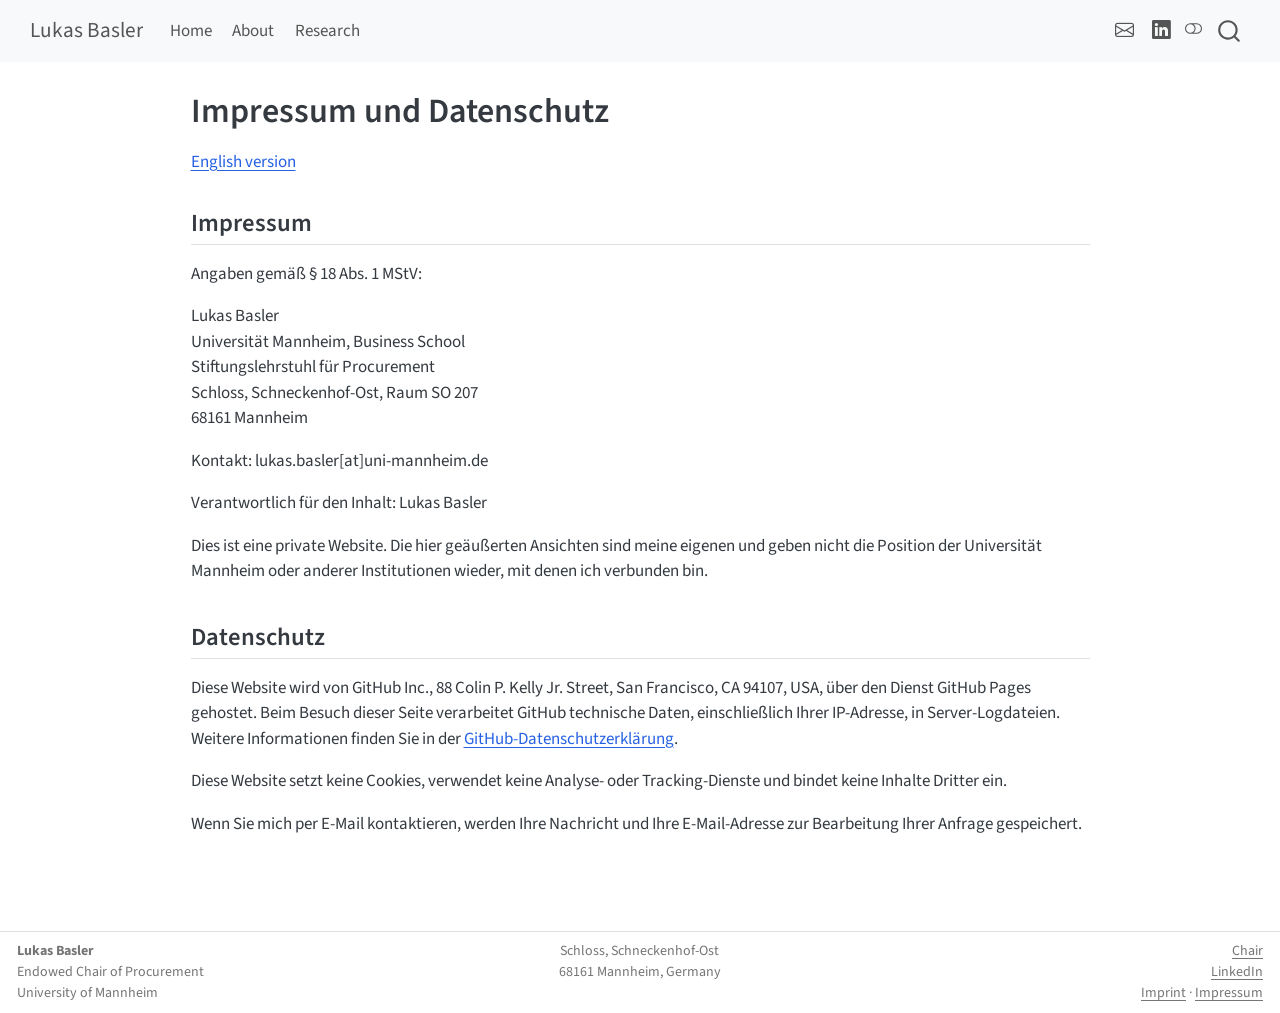
<file: de/imprint.html>
<!DOCTYPE html>
<html xmlns="http://www.w3.org/1999/xhtml" lang="de" xml:lang="de"><head>

<meta charset="utf-8">
<meta name="generator" content="quarto-1.10.18">

<meta name="viewport" content="width=device-width, initial-scale=1.0, user-scalable=yes">


<title>Impressum und Datenschutz – Lukas Basler</title>
<style>
/* Default styles provided by pandoc.
** See https://pandoc.org/MANUAL.html#variables-for-html for config info.
*/
span.smallcaps{font-variant: small-caps;}
div.columns{display: flex; gap: 1.5em;}
div.column{flex: auto;}
@media screen {
div.columns{gap: min(4vw, 1.5em);}
div.column{overflow-x: auto;}
}
div.hanging-indent{margin-left: 1.5em; text-indent: -1.5em;}
ul.task-list{list-style: none;}
ul.task-list li input[type="checkbox"] {
  width: 0.8em;
  margin: 0 0.8em 0.2em -1em; /* quarto-specific, see https://github.com/quarto-dev/quarto-cli/issues/4556 */ 
  vertical-align: middle;
}
</style>


<script src="../site_libs/quarto-nav/quarto-nav.js"></script>
<script src="../site_libs/quarto-nav/headroom.min.js"></script>
<script src="../site_libs/clipboard/clipboard.min.js"></script>
<script src="../site_libs/quarto-search/autocomplete.umd.js"></script>
<script src="../site_libs/quarto-search/fuse.min.js"></script>
<script src="../site_libs/quarto-search/quarto-search.js"></script>
<meta name="quarto:offset" content="../">
<link href="../images/favicon.png" rel="icon" type="image/png">
<script src="../site_libs/quarto-html/quarto.js" type="module"></script>
<script src="../site_libs/quarto-html/tabsets/tabsets.js" type="module"></script>
<script src="../site_libs/quarto-html/popper.min.js"></script>
<script src="../site_libs/quarto-html/tippy.umd.min.js"></script>
<link href="../site_libs/quarto-html/tippy.css" rel="stylesheet">
<link href="../site_libs/quarto-html/quarto-syntax-highlighting-64a204ab8560d761af7679ceaba22944.css" rel="stylesheet" class="quarto-color-scheme" id="quarto-text-highlighting-styles">
<link href="../site_libs/quarto-html/quarto-syntax-highlighting-dark-b85bc7c33db8c58e0ec93c3465666fed.css" rel="stylesheet" class="quarto-color-scheme quarto-color-alternate" id="quarto-text-highlighting-styles">
<link href="../site_libs/quarto-html/quarto-syntax-highlighting-64a204ab8560d761af7679ceaba22944.css" rel="stylesheet" class="quarto-color-scheme-extra" id="quarto-text-highlighting-styles">
<script src="../site_libs/bootstrap/bootstrap.min.js"></script>
<link href="../site_libs/bootstrap/bootstrap-icons.css" rel="stylesheet">
<link href="../site_libs/bootstrap/bootstrap-e89d3b980ffcc2bf369e9d9bfa556387.min.css" rel="stylesheet" append-hash="true" class="quarto-color-scheme" id="quarto-bootstrap" data-mode="light">
<link href="../site_libs/bootstrap/bootstrap-dark-1c24a47d3c6db590eca2f4ee88fd7dce.min.css" rel="stylesheet" append-hash="true" class="quarto-color-scheme quarto-color-alternate" id="quarto-bootstrap" data-mode="dark">
<link href="../site_libs/bootstrap/bootstrap-e89d3b980ffcc2bf369e9d9bfa556387.min.css" rel="stylesheet" append-hash="true" class="quarto-color-scheme-extra" id="quarto-bootstrap" data-mode="light">
<script id="quarto-search-options" type="application/json">{
  "location": "navbar",
  "copy-button": false,
  "collapse-after": 3,
  "panel-placement": "end",
  "type": "overlay",
  "limit": 50,
  "keyboard-shortcut": [
    "f",
    "/",
    "s"
  ],
  "show-item-context": false,
  "language": {
    "search-no-results-text": "Keine Treffer",
    "search-matching-documents-text": "Treffer",
    "search-copy-link-title": "Link in die Suche kopieren",
    "search-hide-matches-text": "Zusätzliche Treffer verbergen",
    "search-more-match-text": "weitere Treffer in diesem Dokument",
    "search-more-matches-text": "weitere Treffer in diesem Dokument",
    "search-clear-button-title": "Zurücksetzen",
    "search-text-placeholder": "",
    "search-detached-cancel-button-title": "Abbrechen",
    "search-submit-button-title": "Abschicken",
    "search-label": "Suchen"
  }
}</script>


<link rel="stylesheet" href="../styles.css">
</head>

<body class="nav-fixed fullcontent quarto-light"><script id="quarto-html-before-body" type="application/javascript">
    const toggleBodyColorMode = (bsSheetEl) => {
      const mode = bsSheetEl.getAttribute("data-mode");
      const bodyEl = window.document.querySelector("body");
      if (mode === "dark") {
        bodyEl.classList.add("quarto-dark");
        bodyEl.classList.remove("quarto-light");
      } else {
        bodyEl.classList.add("quarto-light");
        bodyEl.classList.remove("quarto-dark");
      }
    }
    const toggleBodyColorPrimary = () => {
      const bsSheetEl = window.document.querySelector("link#quarto-bootstrap:not([rel=disabled-stylesheet])");
      if (bsSheetEl) {
        toggleBodyColorMode(bsSheetEl);
      }
    }
    const setColorSchemeToggle = (alternate) => {
      const toggles = window.document.querySelectorAll('.quarto-color-scheme-toggle');
      for (let i=0; i < toggles.length; i++) {
        const toggle = toggles[i];
        if (toggle) {
          if (alternate) {
            toggle.classList.add("alternate");
          } else {
            toggle.classList.remove("alternate");
          }
        }
      }
    };
    const toggleColorMode = (alternate) => {
      // Switch the stylesheets
      const primaryStylesheets = window.document.querySelectorAll('link.quarto-color-scheme:not(.quarto-color-alternate)');
      const alternateStylesheets = window.document.querySelectorAll('link.quarto-color-scheme.quarto-color-alternate');
      manageTransitions('#quarto-margin-sidebar .nav-link', false);
      if (alternate) {
        // note: dark is layered on light, we don't disable primary!
        enableStylesheet(alternateStylesheets);
        for (const sheetNode of alternateStylesheets) {
          if (sheetNode.id === "quarto-bootstrap") {
            toggleBodyColorMode(sheetNode);
          }
        }
      } else {
        disableStylesheet(alternateStylesheets);
        enableStylesheet(primaryStylesheets)
        toggleBodyColorPrimary();
      }
      manageTransitions('#quarto-margin-sidebar .nav-link', true);
      // Switch the toggles
      setColorSchemeToggle(alternate)
      // Hack to workaround the fact that safari doesn't
      // properly recolor the scrollbar when toggling (#1455)
      if (navigator.userAgent.indexOf('Safari') > 0 && navigator.userAgent.indexOf('Chrome') == -1) {
        manageTransitions("body", false);
        window.scrollTo(0, 1);
        setTimeout(() => {
          window.scrollTo(0, 0);
          manageTransitions("body", true);
        }, 40);
      }
    }
    const disableStylesheet = (stylesheets) => {
      for (let i=0; i < stylesheets.length; i++) {
        const stylesheet = stylesheets[i];
        stylesheet.rel = 'disabled-stylesheet';
      }
    }
    const enableStylesheet = (stylesheets) => {
      for (let i=0; i < stylesheets.length; i++) {
        const stylesheet = stylesheets[i];
        if(stylesheet.rel !== 'stylesheet') { // for Chrome, which will still FOUC without this check
          stylesheet.rel = 'stylesheet';
        }
      }
    }
    const manageTransitions = (selector, allowTransitions) => {
      const els = window.document.querySelectorAll(selector);
      for (let i=0; i < els.length; i++) {
        const el = els[i];
        if (allowTransitions) {
          el.classList.remove('notransition');
        } else {
          el.classList.add('notransition');
        }
      }
    }
    const isFileUrl = () => {
      return window.location.protocol === 'file:';
    }
    const hasAlternateSentinel = () => {
      let styleSentinel = getColorSchemeSentinel();
      if (styleSentinel !== null) {
        return styleSentinel === "alternate";
      } else {
        return false;
      }
    }
    const setStyleSentinel = (alternate) => {
      const value = alternate ? "alternate" : "default";
      if (!isFileUrl()) {
        window.localStorage.setItem("quarto-color-scheme", value);
      } else {
        localAlternateSentinel = value;
      }
    }
    const getColorSchemeSentinel = () => {
      if (!isFileUrl()) {
        const storageValue = window.localStorage.getItem("quarto-color-scheme");
        return storageValue != null ? storageValue : localAlternateSentinel;
      } else {
        return localAlternateSentinel;
      }
    }
    const toggleGiscusIfUsed = (isAlternate, darkModeDefault) => {
      const baseTheme = document.querySelector('#giscus-base-theme')?.value ?? 'light';
      const alternateTheme = document.querySelector('#giscus-alt-theme')?.value ?? 'dark';
      let newTheme = '';
      if(authorPrefersDark) {
        newTheme = isAlternate ? baseTheme : alternateTheme;
      } else {
        newTheme = isAlternate ? alternateTheme : baseTheme;
      }
      const changeGiscusTheme = () => {
        // From: https://github.com/giscus/giscus/issues/336
        const sendMessage = (message) => {
          const iframe = document.querySelector('iframe.giscus-frame');
          if (!iframe) return;
          iframe.contentWindow.postMessage({ giscus: message }, 'https://giscus.app');
        }
        sendMessage({
          setConfig: {
            theme: newTheme
          }
        });
      }
      const isGiscussLoaded = window.document.querySelector('iframe.giscus-frame') !== null;
      if (isGiscussLoaded) {
        changeGiscusTheme();
      }
    };
    const authorPrefersDark = false;
    const darkModeDefault = authorPrefersDark;
      document.querySelector('link#quarto-text-highlighting-styles.quarto-color-scheme-extra').rel = 'disabled-stylesheet';
      document.querySelector('link#quarto-bootstrap.quarto-color-scheme-extra').rel = 'disabled-stylesheet';
    let localAlternateSentinel = darkModeDefault ? 'alternate' : 'default';
    // Dark / light mode switch
    window.quartoToggleColorScheme = () => {
      // Read the current dark / light value
      let toAlternate = !hasAlternateSentinel();
      toggleColorMode(toAlternate);
      setStyleSentinel(toAlternate);
      toggleGiscusIfUsed(toAlternate, darkModeDefault);
      window.dispatchEvent(new Event('resize'));
    };
    // Switch to dark mode if need be
    if (hasAlternateSentinel()) {
      toggleColorMode(true);
    } else {
      toggleColorMode(false);
    }
  </script>

<div id="quarto-search-results"></div>
  <header id="quarto-header" class="headroom fixed-top">
    <nav class="navbar navbar-expand-lg " data-bs-theme="dark">
      <div class="navbar-container container-fluid">
      <div class="navbar-brand-container mx-auto">
    <a class="navbar-brand" href="../index.html">
    <span class="navbar-title">Lukas Basler</span>
    </a>
  </div>
            <div id="quarto-search" class="" title="Suchen"></div>
          <button class="navbar-toggler" type="button" data-bs-toggle="collapse" data-bs-target="#navbarCollapse" aria-controls="navbarCollapse" role="menu" aria-expanded="false" aria-label="Navigation umschalten" onclick="if (window.quartoToggleHeadroom) { window.quartoToggleHeadroom(); }">
  <span class="navbar-toggler-icon"></span>
</button>
          <div class="collapse navbar-collapse" id="navbarCollapse">
            <ul class="navbar-nav navbar-nav-scroll me-auto">
  <li class="nav-item">
    <a class="nav-link" href="../index.html"> 
<span class="menu-text">Home</span></a>
  </li>  
  <li class="nav-item">
    <a class="nav-link" href="../about.html"> 
<span class="menu-text">About</span></a>
  </li>  
  <li class="nav-item">
    <a class="nav-link" href="../research.html"> 
<span class="menu-text">Research</span></a>
  </li>  
</ul>
            <ul class="navbar-nav navbar-nav-scroll ms-auto">
  <li class="nav-item compact">
    <a class="nav-link" href="mailto:lukas.basler@uni-mannheim.de"> <i class="bi bi-envelope" role="img" aria-label="Email">
</i> 
<span class="menu-text"></span></a>
  </li>  
  <li class="nav-item compact">
    <a class="nav-link" href="https://www.linkedin.com/in/lukas-basler/"> <i class="bi bi-linkedin" role="img" aria-label="LinkedIn">
</i> 
<span class="menu-text"></span></a>
  </li>  
</ul>
          </div> <!-- /navcollapse -->
            <div class="quarto-navbar-tools">
  <a href="" class="quarto-color-scheme-toggle quarto-navigation-tool  px-1" onclick="window.quartoToggleColorScheme(); return false;" title="Dunkelmodus umschalten"><i class="bi"></i></a>
</div>
      </div> <!-- /container-fluid -->
    </nav>
</header>
<!-- content -->
<div id="quarto-content" class="quarto-container page-columns page-rows-contents page-layout-article page-navbar">
<!-- sidebar -->
<!-- margin-sidebar -->
    
<!-- main -->
<main class="content" id="quarto-document-content">


<header id="title-block-header" class="quarto-title-block default">
<div class="quarto-title">
<h1 class="title">Impressum und Datenschutz</h1>
</div>



<div class="quarto-title-meta">

    
  
    
  </div>
  


</header>


<!--
Identischer Inhalt wie imprint.qmd (Englisch), nur die maßgebliche deutsche Fassung.
Beide Seiten synchron halten, wenn sich Anschrift, E-Mail oder Kontext ändern.
-->
<p><a href="../imprint.html">English version</a></p>
<section id="impressum" class="level2">
<h2 data-anchor-id="impressum">Impressum</h2>
<p>Angaben gemäß § 18 Abs. 1 MStV:</p>
<p>Lukas Basler<br> Universität Mannheim, Business School<br> Stiftungslehrstuhl für Procurement<br> Schloss, Schneckenhof-Ost, Raum SO 207<br> 68161 Mannheim</p>
<p>Kontakt: lukas.basler[at]uni-mannheim.de</p>
<p>Verantwortlich für den Inhalt: Lukas Basler</p>
<p>Dies ist eine private Website. Die hier geäußerten Ansichten sind meine eigenen und geben nicht die Position der Universität Mannheim oder anderer Institutionen wieder, mit denen ich verbunden bin.</p>
</section>
<section id="datenschutz" class="level2">
<h2 data-anchor-id="datenschutz">Datenschutz</h2>
<p>Diese Website wird von GitHub Inc., 88 Colin P. Kelly Jr.&nbsp;Street, San Francisco, CA 94107, USA, über den Dienst GitHub Pages gehostet. Beim Besuch dieser Seite verarbeitet GitHub technische Daten, einschließlich Ihrer IP-Adresse, in Server-Logdateien. Weitere Informationen finden Sie in der <a href="https://docs.github.com/en/site-policy/privacy-policies/github-privacy-statement">GitHub-Datenschutzerklärung</a>.</p>
<p>Diese Website setzt keine Cookies, verwendet keine Analyse- oder Tracking-Dienste und bindet keine Inhalte Dritter ein.</p>
<p>Wenn Sie mich per E-Mail kontaktieren, werden Ihre Nachricht und Ihre E-Mail-Adresse zur Bearbeitung Ihrer Anfrage gespeichert.</p>


</section>

</main> <!-- /main -->
<script id="quarto-html-after-body" type="application/javascript">
  window.document.addEventListener("DOMContentLoaded", function (event) {
    // Ensure there is a toggle, if there isn't float one in the top right
    if (window.document.querySelector('.quarto-color-scheme-toggle') === null) {
      const a = window.document.createElement('a');
      a.classList.add('top-right');
      a.classList.add('quarto-color-scheme-toggle');
      a.href = "";
      a.onclick = function() { try { window.quartoToggleColorScheme(); } catch {} return false; };
      const i = window.document.createElement("i");
      i.classList.add('bi');
      a.appendChild(i);
      window.document.body.appendChild(a);
    }
    setColorSchemeToggle(hasAlternateSentinel())
    const isCodeAnnotation = (el) => {
      for (const clz of el.classList) {
        if (clz.startsWith('code-annotation-')) {                     
          return true;
        }
      }
      return false;
    }
    const onCopySuccess = function(e) {
      // button target
      const button = e.trigger;
      // don't keep focus
      button.blur();
      // flash "checked"
      button.classList.add('code-copy-button-checked');
      var currentTitle = button.getAttribute("title");
      button.setAttribute("title", "Kopiert");
      let tooltip;
      if (window.bootstrap) {
        button.setAttribute("data-bs-toggle", "tooltip");
        button.setAttribute("data-bs-placement", "left");
        button.setAttribute("data-bs-title", "Kopiert");
        tooltip = new bootstrap.Tooltip(button, 
          { trigger: "manual", 
            customClass: "code-copy-button-tooltip",
            offset: [0, -8]});
        tooltip.show();    
      }
      setTimeout(function() {
        if (tooltip) {
          tooltip.hide();
          button.removeAttribute("data-bs-title");
          button.removeAttribute("data-bs-toggle");
          button.removeAttribute("data-bs-placement");
        }
        button.setAttribute("title", currentTitle);
        button.classList.remove('code-copy-button-checked');
      }, 1000);
      // clear code selection
      e.clearSelection();
    }
    const getTextToCopy = function(trigger) {
      const outerScaffold = trigger.parentElement.cloneNode(true);
      const codeEl = outerScaffold.querySelector('code');
      for (const childEl of codeEl.children) {
        if (isCodeAnnotation(childEl)) {
          childEl.remove();
        }
      }
      return codeEl.innerText;
    }
    const clipboard = new window.ClipboardJS('.code-copy-button:not([data-in-quarto-modal])', {
      text: getTextToCopy
    });
    clipboard.on('success', onCopySuccess);
    if (window.document.getElementById('quarto-embedded-source-code-modal')) {
      const clipboardModal = new window.ClipboardJS('.code-copy-button[data-in-quarto-modal]', {
        text: getTextToCopy,
        container: window.document.getElementById('quarto-embedded-source-code-modal')
      });
      clipboardModal.on('success', onCopySuccess);
    }
      var localhostRegex = new RegExp(/^(?:http|https):\/\/localhost\:?[0-9]*\//);
      var mailtoRegex = new RegExp(/^mailto:/);
        var filterRegex = new RegExp("https:\/\/lukas-basler\.github\.io");
      var isInternal = (href) => {
          return filterRegex.test(href) || localhostRegex.test(href) || mailtoRegex.test(href);
      }
      // Inspect non-navigation links and adorn them if external
     var links = window.document.querySelectorAll('a[href]:not(.nav-link):not(.navbar-brand):not(.toc-action):not(.sidebar-link):not(.sidebar-item-toggle):not(.pagination-link):not(.no-external):not([aria-hidden]):not(.dropdown-item):not(.quarto-navigation-tool):not(.about-link)');
      for (var i=0; i<links.length; i++) {
        const link = links[i];
        if (!isInternal(link.href)) {
          // undo the damage that might have been done by quarto-nav.js in the case of
          // links that we want to consider external
          if (link.dataset.originalHref !== undefined) {
            link.href = link.dataset.originalHref;
          }
        }
      }
    function tippyHover(el, contentFn, onTriggerFn, onUntriggerFn) {
      const config = {
        allowHTML: true,
        maxWidth: 500,
        delay: 100,
        arrow: false,
        appendTo: function(el) {
            return el.parentElement;
        },
        interactive: true,
        interactiveBorder: 10,
        theme: 'quarto',
        placement: 'bottom-start',
      };
      if (contentFn) {
        config.content = contentFn;
      }
      if (onTriggerFn) {
        config.onTrigger = onTriggerFn;
      }
      if (onUntriggerFn) {
        config.onUntrigger = onUntriggerFn;
      }
      window.tippy(el, config); 
    }
    const noterefs = window.document.querySelectorAll('a[role="doc-noteref"]');
    for (var i=0; i<noterefs.length; i++) {
      const ref = noterefs[i];
      tippyHover(ref, function() {
        // use id or data attribute instead here
        let href = ref.getAttribute('data-footnote-href') || ref.getAttribute('href');
        try { href = new URL(href).hash; } catch {}
        const id = href.replace(/^#\/?/, "");
        const note = window.document.getElementById(id);
        if (note) {
          return note.innerHTML;
        } else {
          return "";
        }
      });
    }
    const xrefs = window.document.querySelectorAll('a.quarto-xref');
    const processXRef = (id, note) => {
      // Strip column container classes
      const stripColumnClz = (el) => {
        el.classList.remove("page-full", "page-columns");
        if (el.children) {
          for (const child of el.children) {
            stripColumnClz(child);
          }
        }
      }
      stripColumnClz(note)
      if (id === null || id.startsWith('sec-')) {
        // Special case sections, only their first couple elements
        const container = document.createElement("div");
        if (note.children && note.children.length > 2) {
          container.appendChild(note.children[0].cloneNode(true));
          for (let i = 1; i < note.children.length; i++) {
            const child = note.children[i];
            if (child.tagName === "P" && child.innerText === "") {
              continue;
            } else {
              container.appendChild(child.cloneNode(true));
              break;
            }
          }
          if (window.Quarto?.typesetMath) {
            window.Quarto.typesetMath(container);
          }
          return container.innerHTML
        } else {
          if (window.Quarto?.typesetMath) {
            window.Quarto.typesetMath(note);
          }
          return note.innerHTML;
        }
      } else {
        // Remove any anchor links if they are present
        const anchorLink = note.querySelector('a.anchorjs-link');
        if (anchorLink) {
          anchorLink.remove();
        }
        if (window.Quarto?.typesetMath) {
          window.Quarto.typesetMath(note);
        }
        if (note.classList.contains("callout")) {
          return note.outerHTML;
        } else {
          return note.innerHTML;
        }
      }
    }
    for (var i=0; i<xrefs.length; i++) {
      const xref = xrefs[i];
      tippyHover(xref, undefined, function(instance) {
        instance.disable();
        let url = xref.getAttribute('href');
        let hash = undefined; 
        if (url.startsWith('#')) {
          hash = url;
        } else {
          try { hash = new URL(url).hash; } catch {}
        }
        if (hash) {
          const id = hash.replace(/^#\/?/, "");
          const note = window.document.getElementById(id);
          if (note !== null) {
            try {
              const html = processXRef(id, note.cloneNode(true));
              instance.setContent(html);
            } finally {
              instance.enable();
              instance.show();
            }
          } else {
            // See if we can fetch this
            fetch(url.split('#')[0])
            .then(res => res.text())
            .then(html => {
              const parser = new DOMParser();
              const htmlDoc = parser.parseFromString(html, "text/html");
              const note = htmlDoc.getElementById(id);
              if (note !== null) {
                const html = processXRef(id, note);
                instance.setContent(html);
              } 
            }).finally(() => {
              instance.enable();
              instance.show();
            });
          }
        } else {
          // See if we can fetch a full url (with no hash to target)
          // This is a special case and we should probably do some content thinning / targeting
          fetch(url)
          .then(res => res.text())
          .then(html => {
            const parser = new DOMParser();
            const htmlDoc = parser.parseFromString(html, "text/html");
            const note = htmlDoc.querySelector('main.content');
            if (note !== null) {
              // This should only happen for chapter cross references
              // (since there is no id in the URL)
              // remove the first header
              if (note.children.length > 0 && note.children[0].tagName === "HEADER") {
                note.children[0].remove();
              }
              const html = processXRef(null, note);
              instance.setContent(html);
            } 
          }).finally(() => {
            instance.enable();
            instance.show();
          });
        }
      }, function(instance) {
      });
    }
        let selectedAnnoteEl;
        const selectorForAnnotation = ( cell, annotation) => {
          let cellAttr = 'data-code-cell="' + cell + '"';
          let lineAttr = 'data-code-annotation="' +  annotation + '"';
          const selector = 'span[' + cellAttr + '][' + lineAttr + ']';
          return selector;
        }
        const selectCodeLines = (annoteEl) => {
          const doc = window.document;
          const targetCell = annoteEl.getAttribute("data-target-cell");
          const targetAnnotation = annoteEl.getAttribute("data-target-annotation");
          const annoteSpan = window.document.querySelector(selectorForAnnotation(targetCell, targetAnnotation));
          const lines = annoteSpan.getAttribute("data-code-lines").split(",");
          const lineIds = lines.map((line) => {
            return targetCell + "-" + line;
          })
          let top = null;
          let height = null;
          let parent = null;
          if (lineIds.length > 0) {
              //compute the position of the single el (top and bottom and make a div)
              const el = window.document.getElementById(lineIds[0]);
              top = el.offsetTop;
              height = el.offsetHeight;
              parent = el.parentElement.parentElement;
            if (lineIds.length > 1) {
              const lastEl = window.document.getElementById(lineIds[lineIds.length - 1]);
              const bottom = lastEl.offsetTop + lastEl.offsetHeight;
              height = bottom - top;
            }
            if (top !== null && height !== null && parent !== null) {
              // cook up a div (if necessary) and position it 
              let div = window.document.getElementById("code-annotation-line-highlight");
              if (div === null) {
                div = window.document.createElement("div");
                div.setAttribute("id", "code-annotation-line-highlight");
                div.style.position = 'absolute';
                parent.appendChild(div);
              }
              div.style.top = top - 2 + "px";
              div.style.height = height + 4 + "px";
              div.style.left = 0;
              let gutterDiv = window.document.getElementById("code-annotation-line-highlight-gutter");
              if (gutterDiv === null) {
                gutterDiv = window.document.createElement("div");
                gutterDiv.setAttribute("id", "code-annotation-line-highlight-gutter");
                gutterDiv.style.position = 'absolute';
                const codeCell = window.document.getElementById(targetCell);
                const gutter = codeCell.querySelector('.code-annotation-gutter');
                gutter.appendChild(gutterDiv);
              }
              gutterDiv.style.top = top - 2 + "px";
              gutterDiv.style.height = height + 4 + "px";
            }
            selectedAnnoteEl = annoteEl;
          }
        };
        const unselectCodeLines = () => {
          const elementsIds = ["code-annotation-line-highlight", "code-annotation-line-highlight-gutter"];
          elementsIds.forEach((elId) => {
            const div = window.document.getElementById(elId);
            if (div) {
              div.remove();
            }
          });
          selectedAnnoteEl = undefined;
        };
          // Handle positioning of the toggle
      window.addEventListener(
        "resize",
        throttle(() => {
          elRect = undefined;
          if (selectedAnnoteEl) {
            selectCodeLines(selectedAnnoteEl);
          }
        }, 10)
      );
      function throttle(fn, ms) {
      let throttle = false;
      let timer;
        return (...args) => {
          if(!throttle) { // first call gets through
              fn.apply(this, args);
              throttle = true;
          } else { // all the others get throttled
              if(timer) clearTimeout(timer); // cancel #2
              timer = setTimeout(() => {
                fn.apply(this, args);
                timer = throttle = false;
              }, ms);
          }
        };
      }
        // Attach click handler to the DT
        const annoteDls = window.document.querySelectorAll('dt[data-target-cell]');
        for (const annoteDlNode of annoteDls) {
          annoteDlNode.addEventListener('click', (event) => {
            const clickedEl = event.target;
            if (clickedEl !== selectedAnnoteEl) {
              unselectCodeLines();
              const activeEl = window.document.querySelector('dt[data-target-cell].code-annotation-active');
              if (activeEl) {
                activeEl.classList.remove('code-annotation-active');
              }
              selectCodeLines(clickedEl);
              clickedEl.classList.add('code-annotation-active');
            } else {
              // Unselect the line
              unselectCodeLines();
              clickedEl.classList.remove('code-annotation-active');
            }
          });
        }
    const findCites = (el) => {
      const parentEl = el.parentElement;
      if (parentEl) {
        const cites = parentEl.dataset.cites;
        if (cites) {
          return {
            el,
            cites: cites.split(' ')
          };
        } else {
          return findCites(el.parentElement)
        }
      } else {
        return undefined;
      }
    };
    var bibliorefs = window.document.querySelectorAll('a[role="doc-biblioref"]');
    for (var i=0; i<bibliorefs.length; i++) {
      const ref = bibliorefs[i];
      const citeInfo = findCites(ref);
      if (citeInfo) {
        tippyHover(citeInfo.el, function() {
          var popup = window.document.createElement('div');
          citeInfo.cites.forEach(function(cite) {
            var citeDiv = window.document.createElement('div');
            citeDiv.classList.add('hanging-indent');
            citeDiv.classList.add('csl-entry');
            var biblioDiv = window.document.getElementById('ref-' + cite);
            if (biblioDiv) {
              citeDiv.innerHTML = biblioDiv.innerHTML;
            }
            popup.appendChild(citeDiv);
          });
          return popup.innerHTML;
        });
      }
    }
  });
  </script>
</div> <!-- /content -->
<footer class="footer">
  <div class="nav-footer">
    <div class="nav-footer-left">
<p><strong>Lukas Basler</strong><br> Endowed Chair of Procurement<br> University of Mannheim</p>
</div>   
    <div class="nav-footer-center">
<p>Schloss, Schneckenhof-Ost<br> 68161 Mannheim, Germany</p>
</div>
    <div class="nav-footer-right">
<p><a href="https://www.bwl.uni-mannheim.de/en/bode/">Chair</a><br> <a href="https://www.linkedin.com/in/lukas-basler/">LinkedIn</a><br> <a href="../imprint.html">Imprint</a> · <a href="../de/imprint.html">Impressum</a></p>
</div>
  </div>
</footer>




</body></html>
</file>
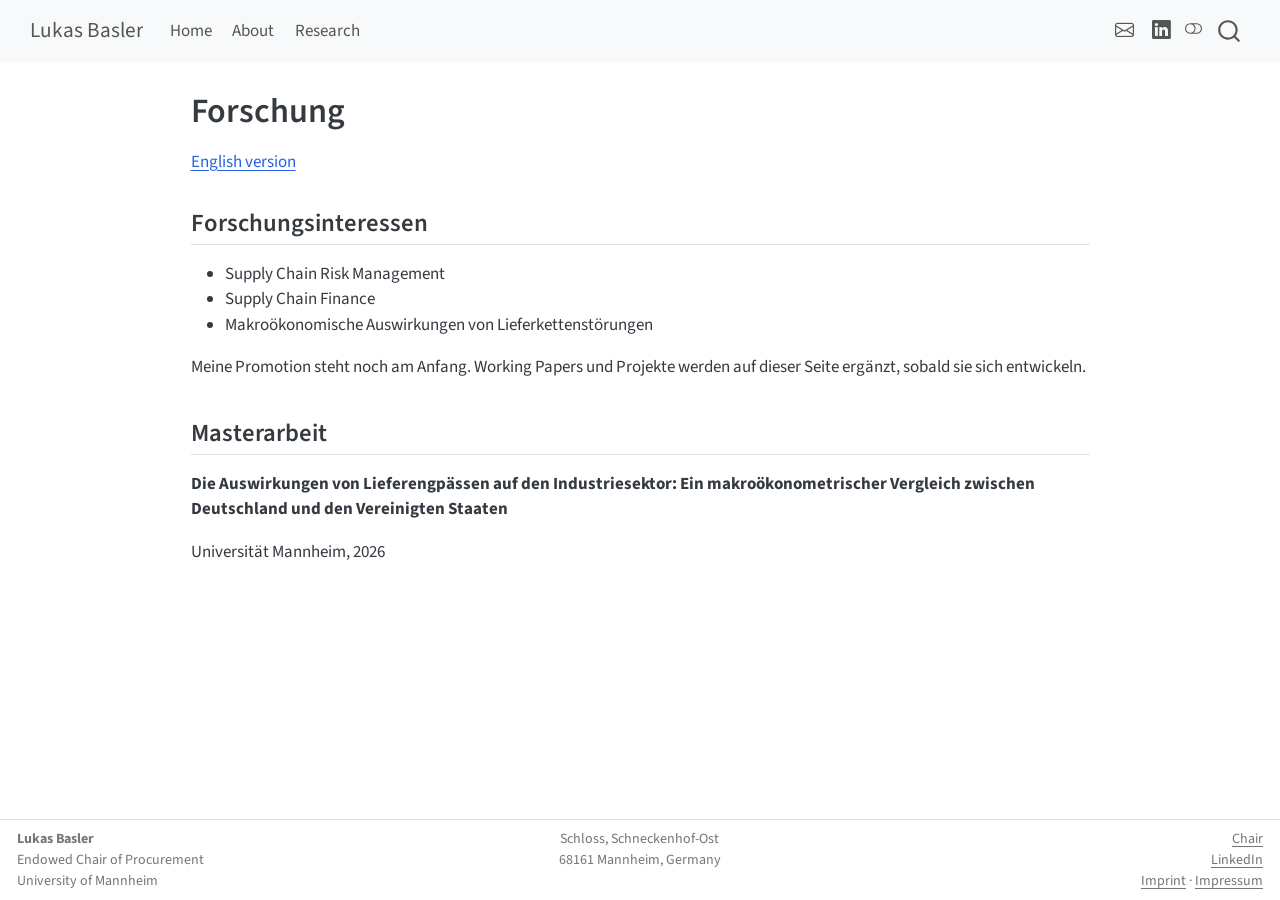
<file: de/research.html>
<!DOCTYPE html>
<html xmlns="http://www.w3.org/1999/xhtml" lang="de" xml:lang="de"><head>

<meta charset="utf-8">
<meta name="generator" content="quarto-1.10.18">

<meta name="viewport" content="width=device-width, initial-scale=1.0, user-scalable=yes">


<title>Forschung – Lukas Basler</title>
<style>
/* Default styles provided by pandoc.
** See https://pandoc.org/MANUAL.html#variables-for-html for config info.
*/
span.smallcaps{font-variant: small-caps;}
div.columns{display: flex; gap: 1.5em;}
div.column{flex: auto;}
@media screen {
div.columns{gap: min(4vw, 1.5em);}
div.column{overflow-x: auto;}
}
div.hanging-indent{margin-left: 1.5em; text-indent: -1.5em;}
ul.task-list{list-style: none;}
ul.task-list li input[type="checkbox"] {
  width: 0.8em;
  margin: 0 0.8em 0.2em -1em; /* quarto-specific, see https://github.com/quarto-dev/quarto-cli/issues/4556 */ 
  vertical-align: middle;
}
</style>


<script src="../site_libs/quarto-nav/quarto-nav.js"></script>
<script src="../site_libs/quarto-nav/headroom.min.js"></script>
<script src="../site_libs/clipboard/clipboard.min.js"></script>
<script src="../site_libs/quarto-search/autocomplete.umd.js"></script>
<script src="../site_libs/quarto-search/fuse.min.js"></script>
<script src="../site_libs/quarto-search/quarto-search.js"></script>
<meta name="quarto:offset" content="../">
<link href="../images/favicon.png" rel="icon" type="image/png">
<script src="../site_libs/quarto-html/quarto.js" type="module"></script>
<script src="../site_libs/quarto-html/tabsets/tabsets.js" type="module"></script>
<script src="../site_libs/quarto-html/popper.min.js"></script>
<script src="../site_libs/quarto-html/tippy.umd.min.js"></script>
<link href="../site_libs/quarto-html/tippy.css" rel="stylesheet">
<link href="../site_libs/quarto-html/quarto-syntax-highlighting-64a204ab8560d761af7679ceaba22944.css" rel="stylesheet" class="quarto-color-scheme" id="quarto-text-highlighting-styles">
<link href="../site_libs/quarto-html/quarto-syntax-highlighting-dark-b85bc7c33db8c58e0ec93c3465666fed.css" rel="stylesheet" class="quarto-color-scheme quarto-color-alternate" id="quarto-text-highlighting-styles">
<link href="../site_libs/quarto-html/quarto-syntax-highlighting-64a204ab8560d761af7679ceaba22944.css" rel="stylesheet" class="quarto-color-scheme-extra" id="quarto-text-highlighting-styles">
<script src="../site_libs/bootstrap/bootstrap.min.js"></script>
<link href="../site_libs/bootstrap/bootstrap-icons.css" rel="stylesheet">
<link href="../site_libs/bootstrap/bootstrap-e89d3b980ffcc2bf369e9d9bfa556387.min.css" rel="stylesheet" append-hash="true" class="quarto-color-scheme" id="quarto-bootstrap" data-mode="light">
<link href="../site_libs/bootstrap/bootstrap-dark-1c24a47d3c6db590eca2f4ee88fd7dce.min.css" rel="stylesheet" append-hash="true" class="quarto-color-scheme quarto-color-alternate" id="quarto-bootstrap" data-mode="dark">
<link href="../site_libs/bootstrap/bootstrap-e89d3b980ffcc2bf369e9d9bfa556387.min.css" rel="stylesheet" append-hash="true" class="quarto-color-scheme-extra" id="quarto-bootstrap" data-mode="light">
<script id="quarto-search-options" type="application/json">{
  "location": "navbar",
  "copy-button": false,
  "collapse-after": 3,
  "panel-placement": "end",
  "type": "overlay",
  "limit": 50,
  "keyboard-shortcut": [
    "f",
    "/",
    "s"
  ],
  "show-item-context": false,
  "language": {
    "search-no-results-text": "Keine Treffer",
    "search-matching-documents-text": "Treffer",
    "search-copy-link-title": "Link in die Suche kopieren",
    "search-hide-matches-text": "Zusätzliche Treffer verbergen",
    "search-more-match-text": "weitere Treffer in diesem Dokument",
    "search-more-matches-text": "weitere Treffer in diesem Dokument",
    "search-clear-button-title": "Zurücksetzen",
    "search-text-placeholder": "",
    "search-detached-cancel-button-title": "Abbrechen",
    "search-submit-button-title": "Abschicken",
    "search-label": "Suchen"
  }
}</script>


<link rel="stylesheet" href="../styles.css">
</head>

<body class="nav-fixed fullcontent quarto-light"><script id="quarto-html-before-body" type="application/javascript">
    const toggleBodyColorMode = (bsSheetEl) => {
      const mode = bsSheetEl.getAttribute("data-mode");
      const bodyEl = window.document.querySelector("body");
      if (mode === "dark") {
        bodyEl.classList.add("quarto-dark");
        bodyEl.classList.remove("quarto-light");
      } else {
        bodyEl.classList.add("quarto-light");
        bodyEl.classList.remove("quarto-dark");
      }
    }
    const toggleBodyColorPrimary = () => {
      const bsSheetEl = window.document.querySelector("link#quarto-bootstrap:not([rel=disabled-stylesheet])");
      if (bsSheetEl) {
        toggleBodyColorMode(bsSheetEl);
      }
    }
    const setColorSchemeToggle = (alternate) => {
      const toggles = window.document.querySelectorAll('.quarto-color-scheme-toggle');
      for (let i=0; i < toggles.length; i++) {
        const toggle = toggles[i];
        if (toggle) {
          if (alternate) {
            toggle.classList.add("alternate");
          } else {
            toggle.classList.remove("alternate");
          }
        }
      }
    };
    const toggleColorMode = (alternate) => {
      // Switch the stylesheets
      const primaryStylesheets = window.document.querySelectorAll('link.quarto-color-scheme:not(.quarto-color-alternate)');
      const alternateStylesheets = window.document.querySelectorAll('link.quarto-color-scheme.quarto-color-alternate');
      manageTransitions('#quarto-margin-sidebar .nav-link', false);
      if (alternate) {
        // note: dark is layered on light, we don't disable primary!
        enableStylesheet(alternateStylesheets);
        for (const sheetNode of alternateStylesheets) {
          if (sheetNode.id === "quarto-bootstrap") {
            toggleBodyColorMode(sheetNode);
          }
        }
      } else {
        disableStylesheet(alternateStylesheets);
        enableStylesheet(primaryStylesheets)
        toggleBodyColorPrimary();
      }
      manageTransitions('#quarto-margin-sidebar .nav-link', true);
      // Switch the toggles
      setColorSchemeToggle(alternate)
      // Hack to workaround the fact that safari doesn't
      // properly recolor the scrollbar when toggling (#1455)
      if (navigator.userAgent.indexOf('Safari') > 0 && navigator.userAgent.indexOf('Chrome') == -1) {
        manageTransitions("body", false);
        window.scrollTo(0, 1);
        setTimeout(() => {
          window.scrollTo(0, 0);
          manageTransitions("body", true);
        }, 40);
      }
    }
    const disableStylesheet = (stylesheets) => {
      for (let i=0; i < stylesheets.length; i++) {
        const stylesheet = stylesheets[i];
        stylesheet.rel = 'disabled-stylesheet';
      }
    }
    const enableStylesheet = (stylesheets) => {
      for (let i=0; i < stylesheets.length; i++) {
        const stylesheet = stylesheets[i];
        if(stylesheet.rel !== 'stylesheet') { // for Chrome, which will still FOUC without this check
          stylesheet.rel = 'stylesheet';
        }
      }
    }
    const manageTransitions = (selector, allowTransitions) => {
      const els = window.document.querySelectorAll(selector);
      for (let i=0; i < els.length; i++) {
        const el = els[i];
        if (allowTransitions) {
          el.classList.remove('notransition');
        } else {
          el.classList.add('notransition');
        }
      }
    }
    const isFileUrl = () => {
      return window.location.protocol === 'file:';
    }
    const hasAlternateSentinel = () => {
      let styleSentinel = getColorSchemeSentinel();
      if (styleSentinel !== null) {
        return styleSentinel === "alternate";
      } else {
        return false;
      }
    }
    const setStyleSentinel = (alternate) => {
      const value = alternate ? "alternate" : "default";
      if (!isFileUrl()) {
        window.localStorage.setItem("quarto-color-scheme", value);
      } else {
        localAlternateSentinel = value;
      }
    }
    const getColorSchemeSentinel = () => {
      if (!isFileUrl()) {
        const storageValue = window.localStorage.getItem("quarto-color-scheme");
        return storageValue != null ? storageValue : localAlternateSentinel;
      } else {
        return localAlternateSentinel;
      }
    }
    const toggleGiscusIfUsed = (isAlternate, darkModeDefault) => {
      const baseTheme = document.querySelector('#giscus-base-theme')?.value ?? 'light';
      const alternateTheme = document.querySelector('#giscus-alt-theme')?.value ?? 'dark';
      let newTheme = '';
      if(authorPrefersDark) {
        newTheme = isAlternate ? baseTheme : alternateTheme;
      } else {
        newTheme = isAlternate ? alternateTheme : baseTheme;
      }
      const changeGiscusTheme = () => {
        // From: https://github.com/giscus/giscus/issues/336
        const sendMessage = (message) => {
          const iframe = document.querySelector('iframe.giscus-frame');
          if (!iframe) return;
          iframe.contentWindow.postMessage({ giscus: message }, 'https://giscus.app');
        }
        sendMessage({
          setConfig: {
            theme: newTheme
          }
        });
      }
      const isGiscussLoaded = window.document.querySelector('iframe.giscus-frame') !== null;
      if (isGiscussLoaded) {
        changeGiscusTheme();
      }
    };
    const authorPrefersDark = false;
    const darkModeDefault = authorPrefersDark;
      document.querySelector('link#quarto-text-highlighting-styles.quarto-color-scheme-extra').rel = 'disabled-stylesheet';
      document.querySelector('link#quarto-bootstrap.quarto-color-scheme-extra').rel = 'disabled-stylesheet';
    let localAlternateSentinel = darkModeDefault ? 'alternate' : 'default';
    // Dark / light mode switch
    window.quartoToggleColorScheme = () => {
      // Read the current dark / light value
      let toAlternate = !hasAlternateSentinel();
      toggleColorMode(toAlternate);
      setStyleSentinel(toAlternate);
      toggleGiscusIfUsed(toAlternate, darkModeDefault);
      window.dispatchEvent(new Event('resize'));
    };
    // Switch to dark mode if need be
    if (hasAlternateSentinel()) {
      toggleColorMode(true);
    } else {
      toggleColorMode(false);
    }
  </script>

<div id="quarto-search-results"></div>
  <header id="quarto-header" class="headroom fixed-top">
    <nav class="navbar navbar-expand-lg " data-bs-theme="dark">
      <div class="navbar-container container-fluid">
      <div class="navbar-brand-container mx-auto">
    <a class="navbar-brand" href="../index.html">
    <span class="navbar-title">Lukas Basler</span>
    </a>
  </div>
            <div id="quarto-search" class="" title="Suchen"></div>
          <button class="navbar-toggler" type="button" data-bs-toggle="collapse" data-bs-target="#navbarCollapse" aria-controls="navbarCollapse" role="menu" aria-expanded="false" aria-label="Navigation umschalten" onclick="if (window.quartoToggleHeadroom) { window.quartoToggleHeadroom(); }">
  <span class="navbar-toggler-icon"></span>
</button>
          <div class="collapse navbar-collapse" id="navbarCollapse">
            <ul class="navbar-nav navbar-nav-scroll me-auto">
  <li class="nav-item">
    <a class="nav-link" href="../index.html"> 
<span class="menu-text">Home</span></a>
  </li>  
  <li class="nav-item">
    <a class="nav-link" href="../about.html"> 
<span class="menu-text">About</span></a>
  </li>  
  <li class="nav-item">
    <a class="nav-link" href="../research.html"> 
<span class="menu-text">Research</span></a>
  </li>  
</ul>
            <ul class="navbar-nav navbar-nav-scroll ms-auto">
  <li class="nav-item compact">
    <a class="nav-link" href="mailto:lukas.basler@uni-mannheim.de"> <i class="bi bi-envelope" role="img" aria-label="Email">
</i> 
<span class="menu-text"></span></a>
  </li>  
  <li class="nav-item compact">
    <a class="nav-link" href="https://www.linkedin.com/in/lukas-basler/"> <i class="bi bi-linkedin" role="img" aria-label="LinkedIn">
</i> 
<span class="menu-text"></span></a>
  </li>  
</ul>
          </div> <!-- /navcollapse -->
            <div class="quarto-navbar-tools">
  <a href="" class="quarto-color-scheme-toggle quarto-navigation-tool  px-1" onclick="window.quartoToggleColorScheme(); return false;" title="Dunkelmodus umschalten"><i class="bi"></i></a>
</div>
      </div> <!-- /container-fluid -->
    </nav>
</header>
<!-- content -->
<div id="quarto-content" class="quarto-container page-columns page-rows-contents page-layout-article page-navbar">
<!-- sidebar -->
<!-- margin-sidebar -->
    
<!-- main -->
<main class="content" id="quarto-document-content">


<header id="title-block-header" class="quarto-title-block default">
<div class="quarto-title">
<h1 class="title">Forschung</h1>
</div>



<div class="quarto-title-meta">

    
  
    
  </div>
  


</header>


<p><a href="../research.html">English version</a></p>
<section id="forschungsinteressen" class="level2">
<h2 data-anchor-id="forschungsinteressen">Forschungsinteressen</h2>
<ul>
<li>Supply Chain Risk Management</li>
<li>Supply Chain Finance</li>
<li>Makroökonomische Auswirkungen von Lieferkettenstörungen</li>
</ul>
<p>Meine Promotion steht noch am Anfang. Working Papers und Projekte werden auf dieser Seite ergänzt, sobald sie sich entwickeln.</p>
</section>
<section id="masterarbeit" class="level2">
<h2 data-anchor-id="masterarbeit">Masterarbeit</h2>
<p><strong>Die Auswirkungen von Lieferengpässen auf den Industriesektor: Ein makroökonometrischer Vergleich zwischen Deutschland und den Vereinigten Staaten</strong></p>
<p>Universität Mannheim, 2026</p>


</section>

</main> <!-- /main -->
<script id="quarto-html-after-body" type="application/javascript">
  window.document.addEventListener("DOMContentLoaded", function (event) {
    // Ensure there is a toggle, if there isn't float one in the top right
    if (window.document.querySelector('.quarto-color-scheme-toggle') === null) {
      const a = window.document.createElement('a');
      a.classList.add('top-right');
      a.classList.add('quarto-color-scheme-toggle');
      a.href = "";
      a.onclick = function() { try { window.quartoToggleColorScheme(); } catch {} return false; };
      const i = window.document.createElement("i");
      i.classList.add('bi');
      a.appendChild(i);
      window.document.body.appendChild(a);
    }
    setColorSchemeToggle(hasAlternateSentinel())
    const isCodeAnnotation = (el) => {
      for (const clz of el.classList) {
        if (clz.startsWith('code-annotation-')) {                     
          return true;
        }
      }
      return false;
    }
    const onCopySuccess = function(e) {
      // button target
      const button = e.trigger;
      // don't keep focus
      button.blur();
      // flash "checked"
      button.classList.add('code-copy-button-checked');
      var currentTitle = button.getAttribute("title");
      button.setAttribute("title", "Kopiert");
      let tooltip;
      if (window.bootstrap) {
        button.setAttribute("data-bs-toggle", "tooltip");
        button.setAttribute("data-bs-placement", "left");
        button.setAttribute("data-bs-title", "Kopiert");
        tooltip = new bootstrap.Tooltip(button, 
          { trigger: "manual", 
            customClass: "code-copy-button-tooltip",
            offset: [0, -8]});
        tooltip.show();    
      }
      setTimeout(function() {
        if (tooltip) {
          tooltip.hide();
          button.removeAttribute("data-bs-title");
          button.removeAttribute("data-bs-toggle");
          button.removeAttribute("data-bs-placement");
        }
        button.setAttribute("title", currentTitle);
        button.classList.remove('code-copy-button-checked');
      }, 1000);
      // clear code selection
      e.clearSelection();
    }
    const getTextToCopy = function(trigger) {
      const outerScaffold = trigger.parentElement.cloneNode(true);
      const codeEl = outerScaffold.querySelector('code');
      for (const childEl of codeEl.children) {
        if (isCodeAnnotation(childEl)) {
          childEl.remove();
        }
      }
      return codeEl.innerText;
    }
    const clipboard = new window.ClipboardJS('.code-copy-button:not([data-in-quarto-modal])', {
      text: getTextToCopy
    });
    clipboard.on('success', onCopySuccess);
    if (window.document.getElementById('quarto-embedded-source-code-modal')) {
      const clipboardModal = new window.ClipboardJS('.code-copy-button[data-in-quarto-modal]', {
        text: getTextToCopy,
        container: window.document.getElementById('quarto-embedded-source-code-modal')
      });
      clipboardModal.on('success', onCopySuccess);
    }
      var localhostRegex = new RegExp(/^(?:http|https):\/\/localhost\:?[0-9]*\//);
      var mailtoRegex = new RegExp(/^mailto:/);
        var filterRegex = new RegExp("https:\/\/lukas-basler\.github\.io");
      var isInternal = (href) => {
          return filterRegex.test(href) || localhostRegex.test(href) || mailtoRegex.test(href);
      }
      // Inspect non-navigation links and adorn them if external
     var links = window.document.querySelectorAll('a[href]:not(.nav-link):not(.navbar-brand):not(.toc-action):not(.sidebar-link):not(.sidebar-item-toggle):not(.pagination-link):not(.no-external):not([aria-hidden]):not(.dropdown-item):not(.quarto-navigation-tool):not(.about-link)');
      for (var i=0; i<links.length; i++) {
        const link = links[i];
        if (!isInternal(link.href)) {
          // undo the damage that might have been done by quarto-nav.js in the case of
          // links that we want to consider external
          if (link.dataset.originalHref !== undefined) {
            link.href = link.dataset.originalHref;
          }
        }
      }
    function tippyHover(el, contentFn, onTriggerFn, onUntriggerFn) {
      const config = {
        allowHTML: true,
        maxWidth: 500,
        delay: 100,
        arrow: false,
        appendTo: function(el) {
            return el.parentElement;
        },
        interactive: true,
        interactiveBorder: 10,
        theme: 'quarto',
        placement: 'bottom-start',
      };
      if (contentFn) {
        config.content = contentFn;
      }
      if (onTriggerFn) {
        config.onTrigger = onTriggerFn;
      }
      if (onUntriggerFn) {
        config.onUntrigger = onUntriggerFn;
      }
      window.tippy(el, config); 
    }
    const noterefs = window.document.querySelectorAll('a[role="doc-noteref"]');
    for (var i=0; i<noterefs.length; i++) {
      const ref = noterefs[i];
      tippyHover(ref, function() {
        // use id or data attribute instead here
        let href = ref.getAttribute('data-footnote-href') || ref.getAttribute('href');
        try { href = new URL(href).hash; } catch {}
        const id = href.replace(/^#\/?/, "");
        const note = window.document.getElementById(id);
        if (note) {
          return note.innerHTML;
        } else {
          return "";
        }
      });
    }
    const xrefs = window.document.querySelectorAll('a.quarto-xref');
    const processXRef = (id, note) => {
      // Strip column container classes
      const stripColumnClz = (el) => {
        el.classList.remove("page-full", "page-columns");
        if (el.children) {
          for (const child of el.children) {
            stripColumnClz(child);
          }
        }
      }
      stripColumnClz(note)
      if (id === null || id.startsWith('sec-')) {
        // Special case sections, only their first couple elements
        const container = document.createElement("div");
        if (note.children && note.children.length > 2) {
          container.appendChild(note.children[0].cloneNode(true));
          for (let i = 1; i < note.children.length; i++) {
            const child = note.children[i];
            if (child.tagName === "P" && child.innerText === "") {
              continue;
            } else {
              container.appendChild(child.cloneNode(true));
              break;
            }
          }
          if (window.Quarto?.typesetMath) {
            window.Quarto.typesetMath(container);
          }
          return container.innerHTML
        } else {
          if (window.Quarto?.typesetMath) {
            window.Quarto.typesetMath(note);
          }
          return note.innerHTML;
        }
      } else {
        // Remove any anchor links if they are present
        const anchorLink = note.querySelector('a.anchorjs-link');
        if (anchorLink) {
          anchorLink.remove();
        }
        if (window.Quarto?.typesetMath) {
          window.Quarto.typesetMath(note);
        }
        if (note.classList.contains("callout")) {
          return note.outerHTML;
        } else {
          return note.innerHTML;
        }
      }
    }
    for (var i=0; i<xrefs.length; i++) {
      const xref = xrefs[i];
      tippyHover(xref, undefined, function(instance) {
        instance.disable();
        let url = xref.getAttribute('href');
        let hash = undefined; 
        if (url.startsWith('#')) {
          hash = url;
        } else {
          try { hash = new URL(url).hash; } catch {}
        }
        if (hash) {
          const id = hash.replace(/^#\/?/, "");
          const note = window.document.getElementById(id);
          if (note !== null) {
            try {
              const html = processXRef(id, note.cloneNode(true));
              instance.setContent(html);
            } finally {
              instance.enable();
              instance.show();
            }
          } else {
            // See if we can fetch this
            fetch(url.split('#')[0])
            .then(res => res.text())
            .then(html => {
              const parser = new DOMParser();
              const htmlDoc = parser.parseFromString(html, "text/html");
              const note = htmlDoc.getElementById(id);
              if (note !== null) {
                const html = processXRef(id, note);
                instance.setContent(html);
              } 
            }).finally(() => {
              instance.enable();
              instance.show();
            });
          }
        } else {
          // See if we can fetch a full url (with no hash to target)
          // This is a special case and we should probably do some content thinning / targeting
          fetch(url)
          .then(res => res.text())
          .then(html => {
            const parser = new DOMParser();
            const htmlDoc = parser.parseFromString(html, "text/html");
            const note = htmlDoc.querySelector('main.content');
            if (note !== null) {
              // This should only happen for chapter cross references
              // (since there is no id in the URL)
              // remove the first header
              if (note.children.length > 0 && note.children[0].tagName === "HEADER") {
                note.children[0].remove();
              }
              const html = processXRef(null, note);
              instance.setContent(html);
            } 
          }).finally(() => {
            instance.enable();
            instance.show();
          });
        }
      }, function(instance) {
      });
    }
        let selectedAnnoteEl;
        const selectorForAnnotation = ( cell, annotation) => {
          let cellAttr = 'data-code-cell="' + cell + '"';
          let lineAttr = 'data-code-annotation="' +  annotation + '"';
          const selector = 'span[' + cellAttr + '][' + lineAttr + ']';
          return selector;
        }
        const selectCodeLines = (annoteEl) => {
          const doc = window.document;
          const targetCell = annoteEl.getAttribute("data-target-cell");
          const targetAnnotation = annoteEl.getAttribute("data-target-annotation");
          const annoteSpan = window.document.querySelector(selectorForAnnotation(targetCell, targetAnnotation));
          const lines = annoteSpan.getAttribute("data-code-lines").split(",");
          const lineIds = lines.map((line) => {
            return targetCell + "-" + line;
          })
          let top = null;
          let height = null;
          let parent = null;
          if (lineIds.length > 0) {
              //compute the position of the single el (top and bottom and make a div)
              const el = window.document.getElementById(lineIds[0]);
              top = el.offsetTop;
              height = el.offsetHeight;
              parent = el.parentElement.parentElement;
            if (lineIds.length > 1) {
              const lastEl = window.document.getElementById(lineIds[lineIds.length - 1]);
              const bottom = lastEl.offsetTop + lastEl.offsetHeight;
              height = bottom - top;
            }
            if (top !== null && height !== null && parent !== null) {
              // cook up a div (if necessary) and position it 
              let div = window.document.getElementById("code-annotation-line-highlight");
              if (div === null) {
                div = window.document.createElement("div");
                div.setAttribute("id", "code-annotation-line-highlight");
                div.style.position = 'absolute';
                parent.appendChild(div);
              }
              div.style.top = top - 2 + "px";
              div.style.height = height + 4 + "px";
              div.style.left = 0;
              let gutterDiv = window.document.getElementById("code-annotation-line-highlight-gutter");
              if (gutterDiv === null) {
                gutterDiv = window.document.createElement("div");
                gutterDiv.setAttribute("id", "code-annotation-line-highlight-gutter");
                gutterDiv.style.position = 'absolute';
                const codeCell = window.document.getElementById(targetCell);
                const gutter = codeCell.querySelector('.code-annotation-gutter');
                gutter.appendChild(gutterDiv);
              }
              gutterDiv.style.top = top - 2 + "px";
              gutterDiv.style.height = height + 4 + "px";
            }
            selectedAnnoteEl = annoteEl;
          }
        };
        const unselectCodeLines = () => {
          const elementsIds = ["code-annotation-line-highlight", "code-annotation-line-highlight-gutter"];
          elementsIds.forEach((elId) => {
            const div = window.document.getElementById(elId);
            if (div) {
              div.remove();
            }
          });
          selectedAnnoteEl = undefined;
        };
          // Handle positioning of the toggle
      window.addEventListener(
        "resize",
        throttle(() => {
          elRect = undefined;
          if (selectedAnnoteEl) {
            selectCodeLines(selectedAnnoteEl);
          }
        }, 10)
      );
      function throttle(fn, ms) {
      let throttle = false;
      let timer;
        return (...args) => {
          if(!throttle) { // first call gets through
              fn.apply(this, args);
              throttle = true;
          } else { // all the others get throttled
              if(timer) clearTimeout(timer); // cancel #2
              timer = setTimeout(() => {
                fn.apply(this, args);
                timer = throttle = false;
              }, ms);
          }
        };
      }
        // Attach click handler to the DT
        const annoteDls = window.document.querySelectorAll('dt[data-target-cell]');
        for (const annoteDlNode of annoteDls) {
          annoteDlNode.addEventListener('click', (event) => {
            const clickedEl = event.target;
            if (clickedEl !== selectedAnnoteEl) {
              unselectCodeLines();
              const activeEl = window.document.querySelector('dt[data-target-cell].code-annotation-active');
              if (activeEl) {
                activeEl.classList.remove('code-annotation-active');
              }
              selectCodeLines(clickedEl);
              clickedEl.classList.add('code-annotation-active');
            } else {
              // Unselect the line
              unselectCodeLines();
              clickedEl.classList.remove('code-annotation-active');
            }
          });
        }
    const findCites = (el) => {
      const parentEl = el.parentElement;
      if (parentEl) {
        const cites = parentEl.dataset.cites;
        if (cites) {
          return {
            el,
            cites: cites.split(' ')
          };
        } else {
          return findCites(el.parentElement)
        }
      } else {
        return undefined;
      }
    };
    var bibliorefs = window.document.querySelectorAll('a[role="doc-biblioref"]');
    for (var i=0; i<bibliorefs.length; i++) {
      const ref = bibliorefs[i];
      const citeInfo = findCites(ref);
      if (citeInfo) {
        tippyHover(citeInfo.el, function() {
          var popup = window.document.createElement('div');
          citeInfo.cites.forEach(function(cite) {
            var citeDiv = window.document.createElement('div');
            citeDiv.classList.add('hanging-indent');
            citeDiv.classList.add('csl-entry');
            var biblioDiv = window.document.getElementById('ref-' + cite);
            if (biblioDiv) {
              citeDiv.innerHTML = biblioDiv.innerHTML;
            }
            popup.appendChild(citeDiv);
          });
          return popup.innerHTML;
        });
      }
    }
  });
  </script>
</div> <!-- /content -->
<footer class="footer">
  <div class="nav-footer">
    <div class="nav-footer-left">
<p><strong>Lukas Basler</strong><br> Endowed Chair of Procurement<br> University of Mannheim</p>
</div>   
    <div class="nav-footer-center">
<p>Schloss, Schneckenhof-Ost<br> 68161 Mannheim, Germany</p>
</div>
    <div class="nav-footer-right">
<p><a href="https://www.bwl.uni-mannheim.de/en/bode/">Chair</a><br> <a href="https://www.linkedin.com/in/lukas-basler/">LinkedIn</a><br> <a href="../imprint.html">Imprint</a> · <a href="../de/imprint.html">Impressum</a></p>
</div>
  </div>
</footer>




</body></html>
</file>
<file: site_libs/quarto-html/tippy.css>
.tippy-box[data-animation=fade][data-state=hidden]{opacity:0}[data-tippy-root]{max-width:calc(100vw - 10px)}.tippy-box{position:relative;background-color:#333;color:#fff;border-radius:4px;font-size:14px;line-height:1.4;white-space:normal;outline:0;transition-property:transform,visibility,opacity}.tippy-box[data-placement^=top]>.tippy-arrow{bottom:0}.tippy-box[data-placement^=top]>.tippy-arrow:before{bottom:-7px;left:0;border-width:8px 8px 0;border-top-color:initial;transform-origin:center top}.tippy-box[data-placement^=bottom]>.tippy-arrow{top:0}.tippy-box[data-placement^=bottom]>.tippy-arrow:before{top:-7px;left:0;border-width:0 8px 8px;border-bottom-color:initial;transform-origin:center bottom}.tippy-box[data-placement^=left]>.tippy-arrow{right:0}.tippy-box[data-placement^=left]>.tippy-arrow:before{border-width:8px 0 8px 8px;border-left-color:initial;right:-7px;transform-origin:center left}.tippy-box[data-placement^=right]>.tippy-arrow{left:0}.tippy-box[data-placement^=right]>.tippy-arrow:before{left:-7px;border-width:8px 8px 8px 0;border-right-color:initial;transform-origin:center right}.tippy-box[data-inertia][data-state=visible]{transition-timing-function:cubic-bezier(.54,1.5,.38,1.11)}.tippy-arrow{width:16px;height:16px;color:#333}.tippy-arrow:before{content:"";position:absolute;border-color:transparent;border-style:solid}.tippy-content{position:relative;padding:5px 9px;z-index:1}
</file>
<file: site_libs/quarto-html/quarto-syntax-highlighting-64a204ab8560d761af7679ceaba22944.css>
/* quarto syntax highlight colors */
:root {
  --quarto-hl-ot-color: #003B4F;
  --quarto-hl-at-color: #657422;
  --quarto-hl-ss-color: #20794D;
  --quarto-hl-an-color: #5E5E5E;
  --quarto-hl-fu-color: #4758AB;
  --quarto-hl-st-color: #20794D;
  --quarto-hl-cf-color: #003B4F;
  --quarto-hl-op-color: #5E5E5E;
  --quarto-hl-er-color: #AD0000;
  --quarto-hl-bn-color: #AD0000;
  --quarto-hl-al-color: #AD0000;
  --quarto-hl-va-color: #111111;
  --quarto-hl-bu-color: inherit;
  --quarto-hl-ex-color: inherit;
  --quarto-hl-pp-color: #AD0000;
  --quarto-hl-in-color: #5E5E5E;
  --quarto-hl-vs-color: #20794D;
  --quarto-hl-wa-color: #5E5E5E;
  --quarto-hl-do-color: #5E5E5E;
  --quarto-hl-im-color: #00769E;
  --quarto-hl-ch-color: #20794D;
  --quarto-hl-dt-color: #AD0000;
  --quarto-hl-fl-color: #AD0000;
  --quarto-hl-co-color: #5E5E5E;
  --quarto-hl-cv-color: #5E5E5E;
  --quarto-hl-cn-color: #8f5902;
  --quarto-hl-sc-color: #5E5E5E;
  --quarto-hl-dv-color: #AD0000;
  --quarto-hl-kw-color: #003B4F;
}

/* other quarto variables */
:root {
  --quarto-font-monospace: SFMono-Regular, Menlo, Monaco, Consolas, "Liberation Mono", "Courier New", monospace;
}

/* syntax highlight based on Pandoc's rules */
pre > code.sourceCode > span {
  color: #003B4F;
}

code.sourceCode > span {
  color: #003B4F;
}

div.sourceCode,
div.sourceCode pre.sourceCode {
  color: #003B4F;
}

/* Normal */
code span {
  color: #003B4F;
}

/* Alert */
code span.al {
  color: #AD0000;
  font-style: inherit;
}

/* Annotation */
code span.an {
  color: #5E5E5E;
  font-style: inherit;
}

/* Attribute */
code span.at {
  color: #657422;
  font-style: inherit;
}

/* BaseN */
code span.bn {
  color: #AD0000;
  font-style: inherit;
}

/* BuiltIn */
code span.bu {
  font-style: inherit;
}

/* ControlFlow */
code span.cf {
  color: #003B4F;
  font-weight: bold;
  font-style: inherit;
}

/* Char */
code span.ch {
  color: #20794D;
  font-style: inherit;
}

/* Constant */
code span.cn {
  color: #8f5902;
  font-style: inherit;
}

/* Comment */
code span.co {
  color: #5E5E5E;
  font-style: inherit;
}

/* CommentVar */
code span.cv {
  color: #5E5E5E;
  font-style: italic;
}

/* Documentation */
code span.do {
  color: #5E5E5E;
  font-style: italic;
}

/* DataType */
code span.dt {
  color: #AD0000;
  font-style: inherit;
}

/* DecVal */
code span.dv {
  color: #AD0000;
  font-style: inherit;
}

/* Error */
code span.er {
  color: #AD0000;
  font-style: inherit;
}

/* Extension */
code span.ex {
  font-style: inherit;
}

/* Float */
code span.fl {
  color: #AD0000;
  font-style: inherit;
}

/* Function */
code span.fu {
  color: #4758AB;
  font-style: inherit;
}

/* Import */
code span.im {
  color: #00769E;
  font-style: inherit;
}

/* Information */
code span.in {
  color: #5E5E5E;
  font-style: inherit;
}

/* Keyword */
code span.kw {
  color: #003B4F;
  font-weight: bold;
  font-style: inherit;
}

/* Operator */
code span.op {
  color: #5E5E5E;
  font-style: inherit;
}

/* Other */
code span.ot {
  color: #003B4F;
  font-style: inherit;
}

/* Preprocessor */
code span.pp {
  color: #AD0000;
  font-style: inherit;
}

/* SpecialChar */
code span.sc {
  color: #5E5E5E;
  font-style: inherit;
}

/* SpecialString */
code span.ss {
  color: #20794D;
  font-style: inherit;
}

/* String */
code span.st {
  color: #20794D;
  font-style: inherit;
}

/* Variable */
code span.va {
  color: #111111;
  font-style: inherit;
}

/* VerbatimString */
code span.vs {
  color: #20794D;
  font-style: inherit;
}

/* Warning */
code span.wa {
  color: #5E5E5E;
  font-style: italic;
}

.prevent-inlining {
  content: "</";
}

/*# sourceMappingURL=9d8d5bb603a83b8298b89080a598c93b.css.map */
</file>
<file: site_libs/quarto-html/quarto-syntax-highlighting-dark-b85bc7c33db8c58e0ec93c3465666fed.css>
/* quarto syntax highlight colors */
:root {
  --quarto-hl-al-color: #f07178;
  --quarto-hl-an-color: #d4d0ab;
  --quarto-hl-at-color: #00e0e0;
  --quarto-hl-bn-color: #d4d0ab;
  --quarto-hl-bu-color: #abe338;
  --quarto-hl-ch-color: #abe338;
  --quarto-hl-co-color: #f8f8f2;
  --quarto-hl-cv-color: #ffd700;
  --quarto-hl-cn-color: #ffd700;
  --quarto-hl-cf-color: #ffa07a;
  --quarto-hl-dt-color: #ffa07a;
  --quarto-hl-dv-color: #d4d0ab;
  --quarto-hl-do-color: #f8f8f2;
  --quarto-hl-er-color: #f07178;
  --quarto-hl-ex-color: #00e0e0;
  --quarto-hl-fl-color: #d4d0ab;
  --quarto-hl-fu-color: #ffa07a;
  --quarto-hl-im-color: #abe338;
  --quarto-hl-in-color: #d4d0ab;
  --quarto-hl-kw-color: #ffa07a;
  --quarto-hl-op-color: #ffa07a;
  --quarto-hl-ot-color: #00e0e0;
  --quarto-hl-pp-color: #dcc6e0;
  --quarto-hl-re-color: #00e0e0;
  --quarto-hl-sc-color: #abe338;
  --quarto-hl-ss-color: #abe338;
  --quarto-hl-st-color: #abe338;
  --quarto-hl-va-color: #00e0e0;
  --quarto-hl-vs-color: #abe338;
  --quarto-hl-wa-color: #dcc6e0;
}

/* other quarto variables */
:root {
  --quarto-font-monospace: SFMono-Regular, Menlo, Monaco, Consolas, "Liberation Mono", "Courier New", monospace;
}

/* syntax highlight based on Pandoc's rules */
pre > code.sourceCode > span {
  color: #f8f8f2;
}

code.sourceCode > span {
  color: #f8f8f2;
}

div.sourceCode,
div.sourceCode pre.sourceCode {
  color: #f8f8f2;
}

/* Normal */
code span {
  color: #f8f8f2;
}

/* Alert */
code span.al {
  color: #f07178;
}

/* Annotation */
code span.an {
  color: #d4d0ab;
}

/* Attribute */
code span.at {
  color: #00e0e0;
}

/* BaseN */
code span.bn {
  color: #d4d0ab;
}

/* BuiltIn */
code span.bu {
  color: #abe338;
}

/* ControlFlow */
code span.cf {
  font-weight: bold;
  color: #ffa07a;
}

/* Char */
code span.ch {
  color: #abe338;
}

/* Constant */
code span.cn {
  color: #ffd700;
}

/* Comment */
code span.co {
  font-style: italic;
  color: #f8f8f2;
}

/* CommentVar */
code span.cv {
  color: #ffd700;
}

/* Documentation */
code span.do {
  color: #f8f8f2;
}

/* DataType */
code span.dt {
  color: #ffa07a;
}

/* DecVal */
code span.dv {
  color: #d4d0ab;
}

/* Error */
code span.er {
  color: #f07178;
  text-decoration: underline;
}

/* Extension */
code span.ex {
  font-weight: bold;
  color: #00e0e0;
}

/* Float */
code span.fl {
  color: #d4d0ab;
}

/* Function */
code span.fu {
  color: #ffa07a;
}

/* Import */
code span.im {
  color: #abe338;
}

/* Information */
code span.in {
  color: #d4d0ab;
}

/* Keyword */
code span.kw {
  font-weight: bold;
  color: #ffa07a;
}

/* Operator */
code span.op {
  color: #ffa07a;
}

/* Other */
code span.ot {
  color: #00e0e0;
}

/* Preprocessor */
code span.pp {
  color: #dcc6e0;
}

/* RegionMarker */
code span.re {
  background-color: #f8f8f2;
  color: #00e0e0;
}

/* SpecialChar */
code span.sc {
  color: #abe338;
}

/* SpecialString */
code span.ss {
  color: #abe338;
}

/* String */
code span.st {
  color: #abe338;
}

/* Variable */
code span.va {
  color: #00e0e0;
}

/* VerbatimString */
code span.vs {
  color: #abe338;
}

/* Warning */
code span.wa {
  color: #dcc6e0;
}

.prevent-inlining {
  content: "</";
}

/*# sourceMappingURL=4ed8f1090dec6531da29ab00902aa718.css.map */
</file>
<file: styles.css>
/* Profile photo in the contact card */
.profile-pic {
  width: 100%;
  max-width: 240px;
  border-radius: 4px;
  display: block;
  margin-bottom: 1.25rem;
}

/* Contact card in the right-hand column */
.contact-card {
  font-size: 0.92rem;
  line-height: 1.55;
  border-left: 1px solid var(--bs-border-color);
  padding-left: 1.5rem;
}

.contact-card p {
  margin-bottom: 0.85rem;
}

.card-name {
  margin-top: 0;
  margin-bottom: 0.15rem;
}

/* On narrow screens the card stacks below the text, so drop the divider */
@media (max-width: 767px) {
  .contact-card {
    border-left: none;
    padding-left: 0;
    border-top: 1px solid #e3e3e3;
    padding-top: 1.5rem;
    margin-top: 1.5rem;
  }
}

/* Section headings */
h2 {
  margin-top: 2.25rem;
  padding-bottom: 0.3rem;
  border-bottom: 1px solid var(--bs-border-color);
  font-size: 1.45rem;
}

/* Date range in CV-style entries (Positions, Education, Scholarships) */
.cv-date {
  display: inline-block;
  margin-top: 0.15rem;
  font-size: 0.85rem;
  letter-spacing: 0.02em;
  color: var(--bs-secondary-color, #6c757d);
}

/* Hide the auto-generated title banner */
.quarto-title-banner {
  display: none;
}
</file>
